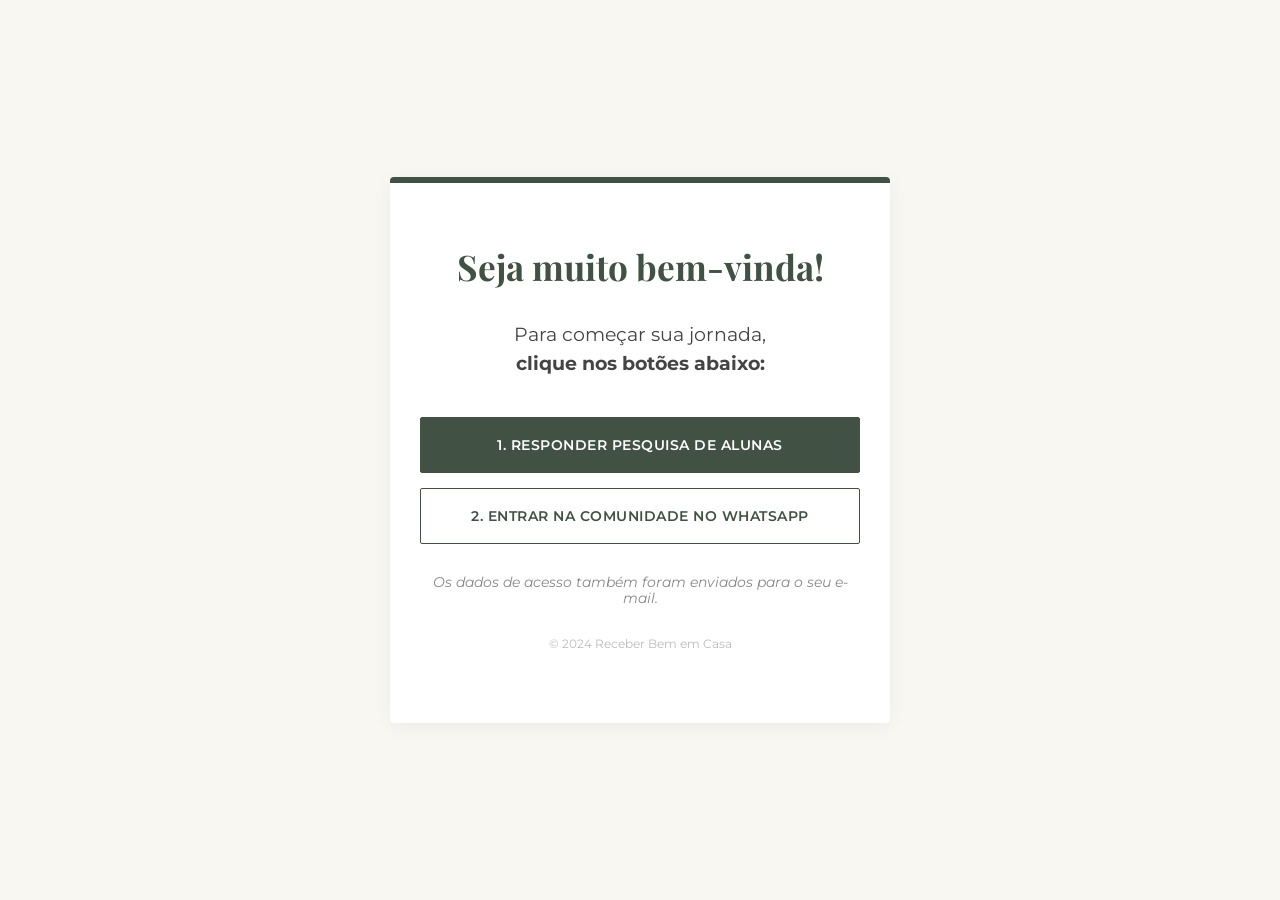
<file: obrigado/index.html>
<!DOCTYPE html>
<html lang="pt-br">
<head>
    <meta charset="UTF-8">
    <meta name="viewport" content="width=device-width, initial-scale=1.0">
    <title>Obrigado! - Receber Bem em Casa</title>

    <!-- Meta Pixel Code -->
    <script>
    !function(f,b,e,v,n,t,s)
    {if(f.fbq)return;n=f.fbq=function(){n.callMethod?
    n.callMethod.apply(n,arguments):n.queue.push(arguments)};
    if(!f._fbq)f._fbq=n;n.push=n;n.loaded=!0;n.version='2.0';
    n.queue=[];t=b.createElement(e);t.async=!0;
    t.src=v;s=b.getElementsByTagName(e)[0];
    s.parentNode.insertBefore(t,s)}(window, document,'script',
    'https://connect.facebook.net/en_US/fbevents.js');
    fbq('init', '1925447888333855');
    fbq('track', 'PageView');
    fbq('track', 'Purchase', {value: 197.00, currency: 'BRL'}); 
    </script>
    <noscript><img height="1" width="1" style="display:none"
    src="https://www.facebook.com/tr?id=1925447888333855&ev=PageView&noscript=1"
    /></noscript>
    <!-- End Meta Pixel Code -->

    <link href="https://fonts.googleapis.com/css2?family=Playfair+Display:wght@700&family=Montserrat:wght@400;600&display=swap" rel="stylesheet">
    <style>
        :root { --primary-green: #415144; --bg-creme: #F9F7F2; --text-dark: #2C2C2C; }
        * { box-sizing: border-box; }
        body { margin: 0; padding: 0; font-family: 'Montserrat', sans-serif; background-color: var(--bg-creme); color: var(--text-dark); display: flex; justify-content: center; align-items: center; min-height: 100vh; }
        .container { max-width: 500px; width: 90%; background: #ffffff; padding: 60px 30px; border-radius: 4px; box-shadow: 0 4px 20px rgba(0,0,0,0.05); text-align: center; border-top: 6px solid var(--primary-green); }
        .welcome-text { font-family: 'Playfair Display', serif; color: var(--primary-green); font-size: 2.2rem; margin-bottom: 30px; margin-top: 0; }
        .main-instruction { line-height: 1.5; font-size: 1.2rem; color: #444; margin-bottom: 40px; }
        .button-group { display: flex; flex-direction: column; gap: 15px; }
        .btn { text-decoration: none; padding: 18px 20px; border-radius: 2px; font-weight: 600; font-size: 0.9rem; transition: all 0.3s ease; text-transform: uppercase; letter-spacing: 0.5px; display: block; }
        .btn-primary { background-color: var(--primary-green); color: white; border: 1px solid var(--primary-green); }
        .btn-whatsapp { background-color: transparent; color: var(--primary-green); border: 1px solid var(--primary-green); }
        .btn:hover { transform: translateY(-2px); opacity: 0.9; }
        .email-notice { margin-top: 30px; font-size: 0.85rem; color: #888; font-style: italic; }
        footer { margin-top: 30px; font-size: 0.75rem; color: #bbb; }
    </style>
</head>
<body>
    <div class="container">
        <h2 class="welcome-text">Seja muito bem-vinda!</h2>
        <p class="main-instruction">Para começar sua jornada,<br><strong>clique nos botões abaixo:</strong></p>
        <div class="button-group">
            <a href="https://forms.gle/jsizgQMYYuSdnF1t6" target="_blank" class="btn btn-primary">1. Responder pesquisa de alunas</a>
            <a href="https://chat.whatsapp.com/LfY9wNvo6uf8EFIsKTHOPh?mode=gi_t" target="_blank" class="btn btn-whatsapp">2. Entrar na Comunidade no WhatsApp</a>
        </div>
        <p class="email-notice">Os dados de acesso também foram enviados para o seu e-mail.</p>
        <footer><p>© 2024 Receber Bem em Casa</p></footer>
    </div>
</body>
</html>
</file>
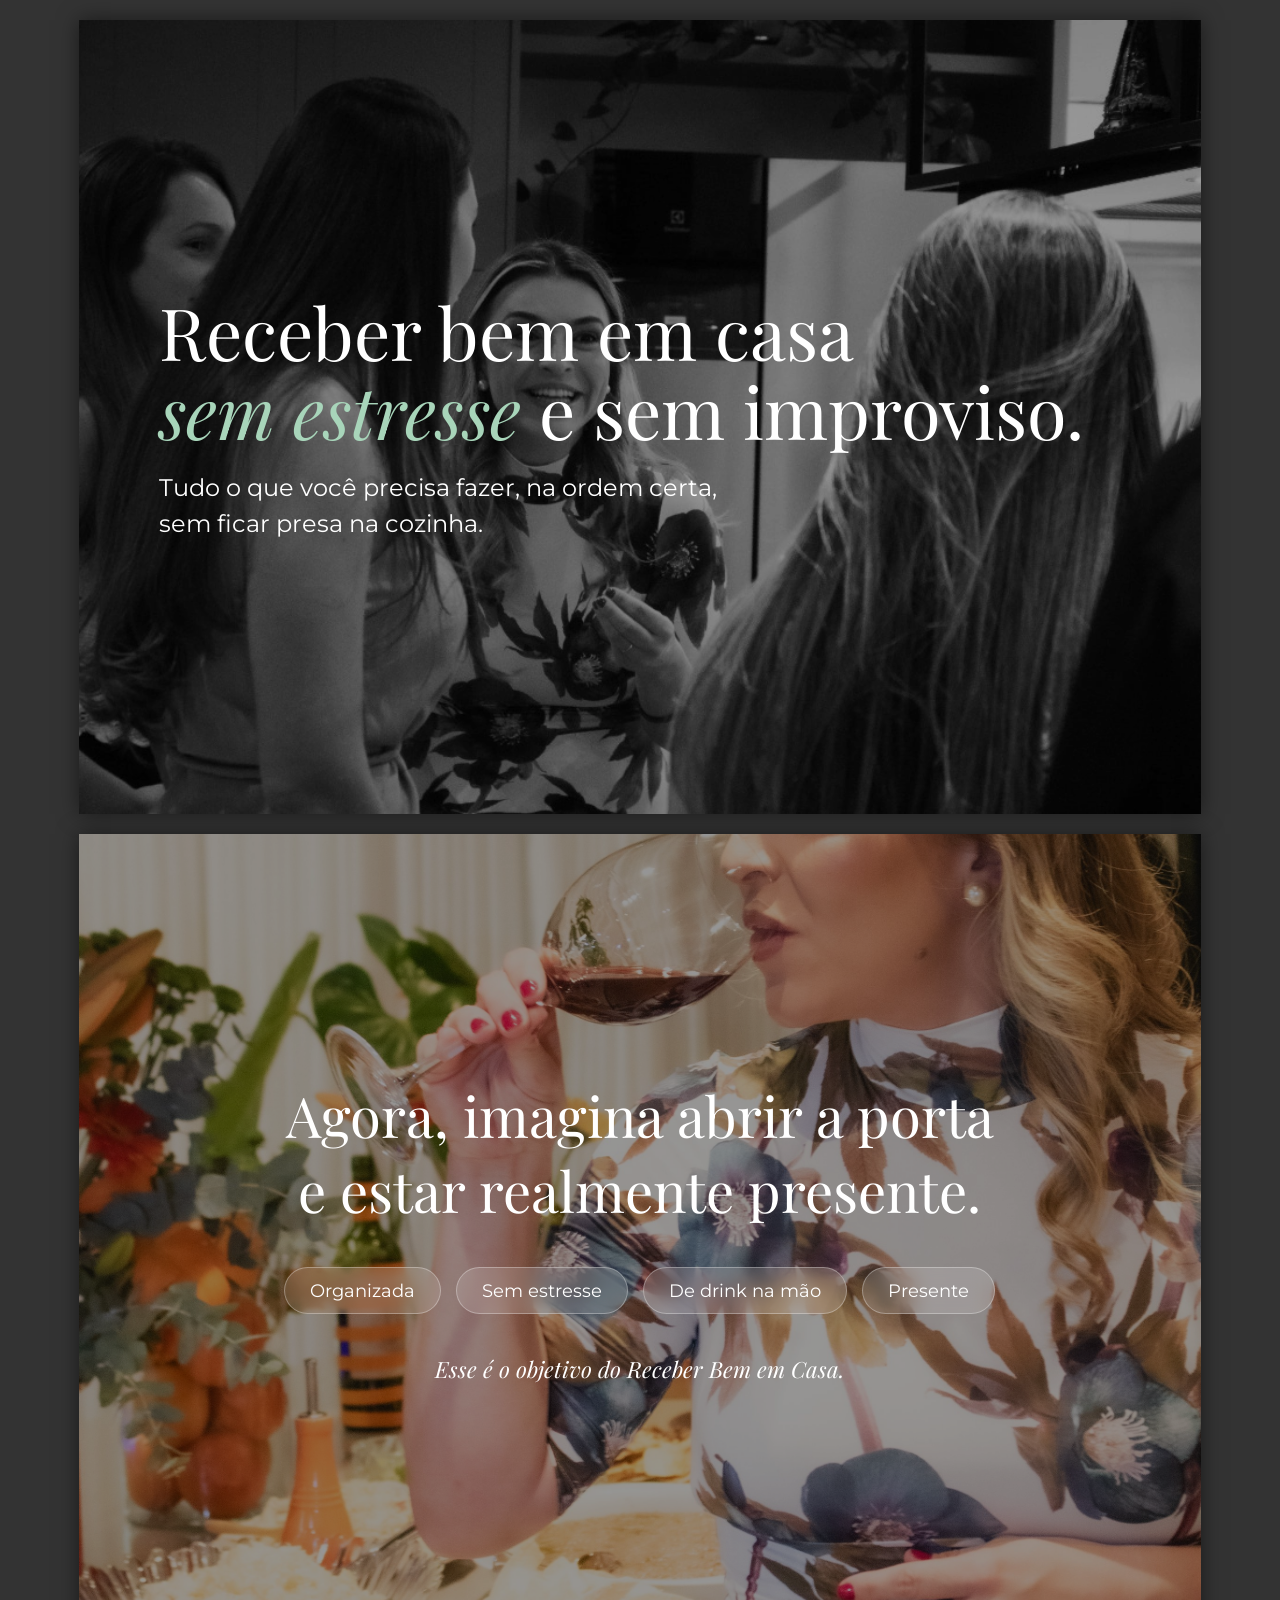
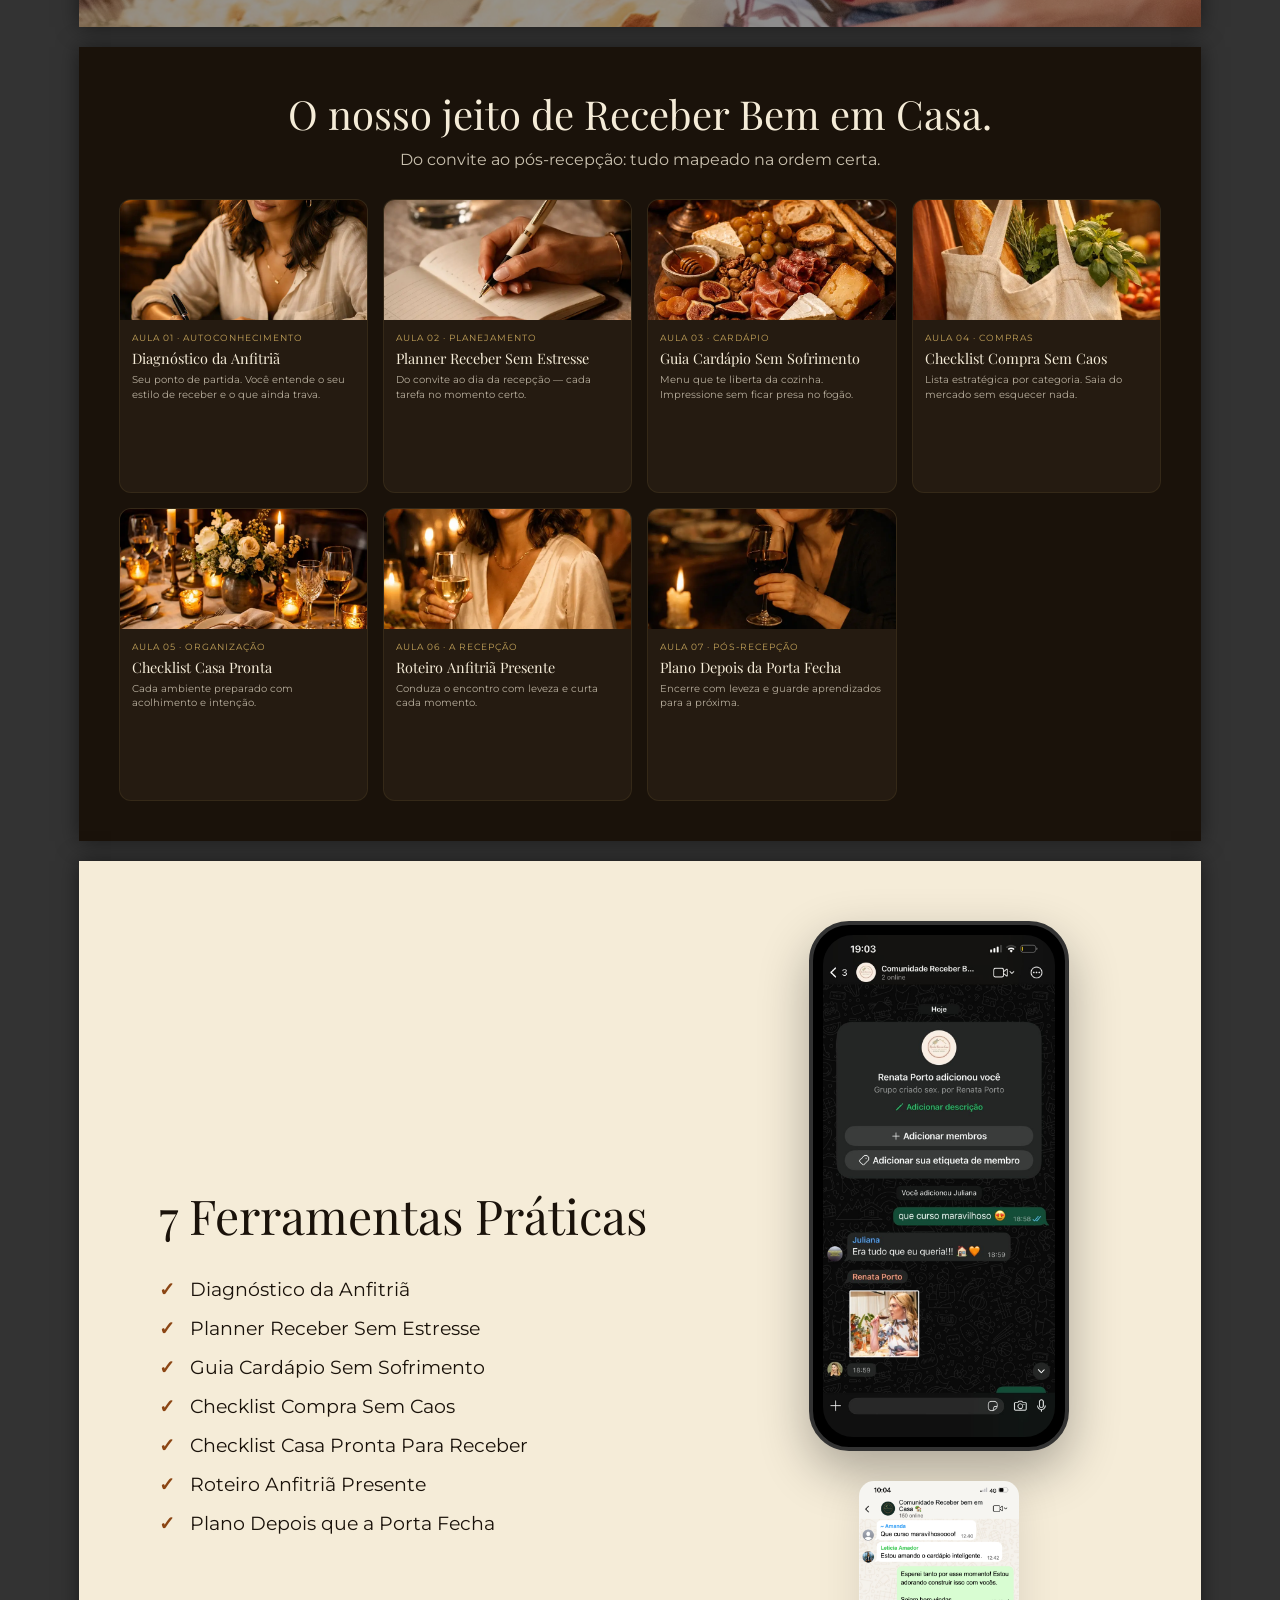
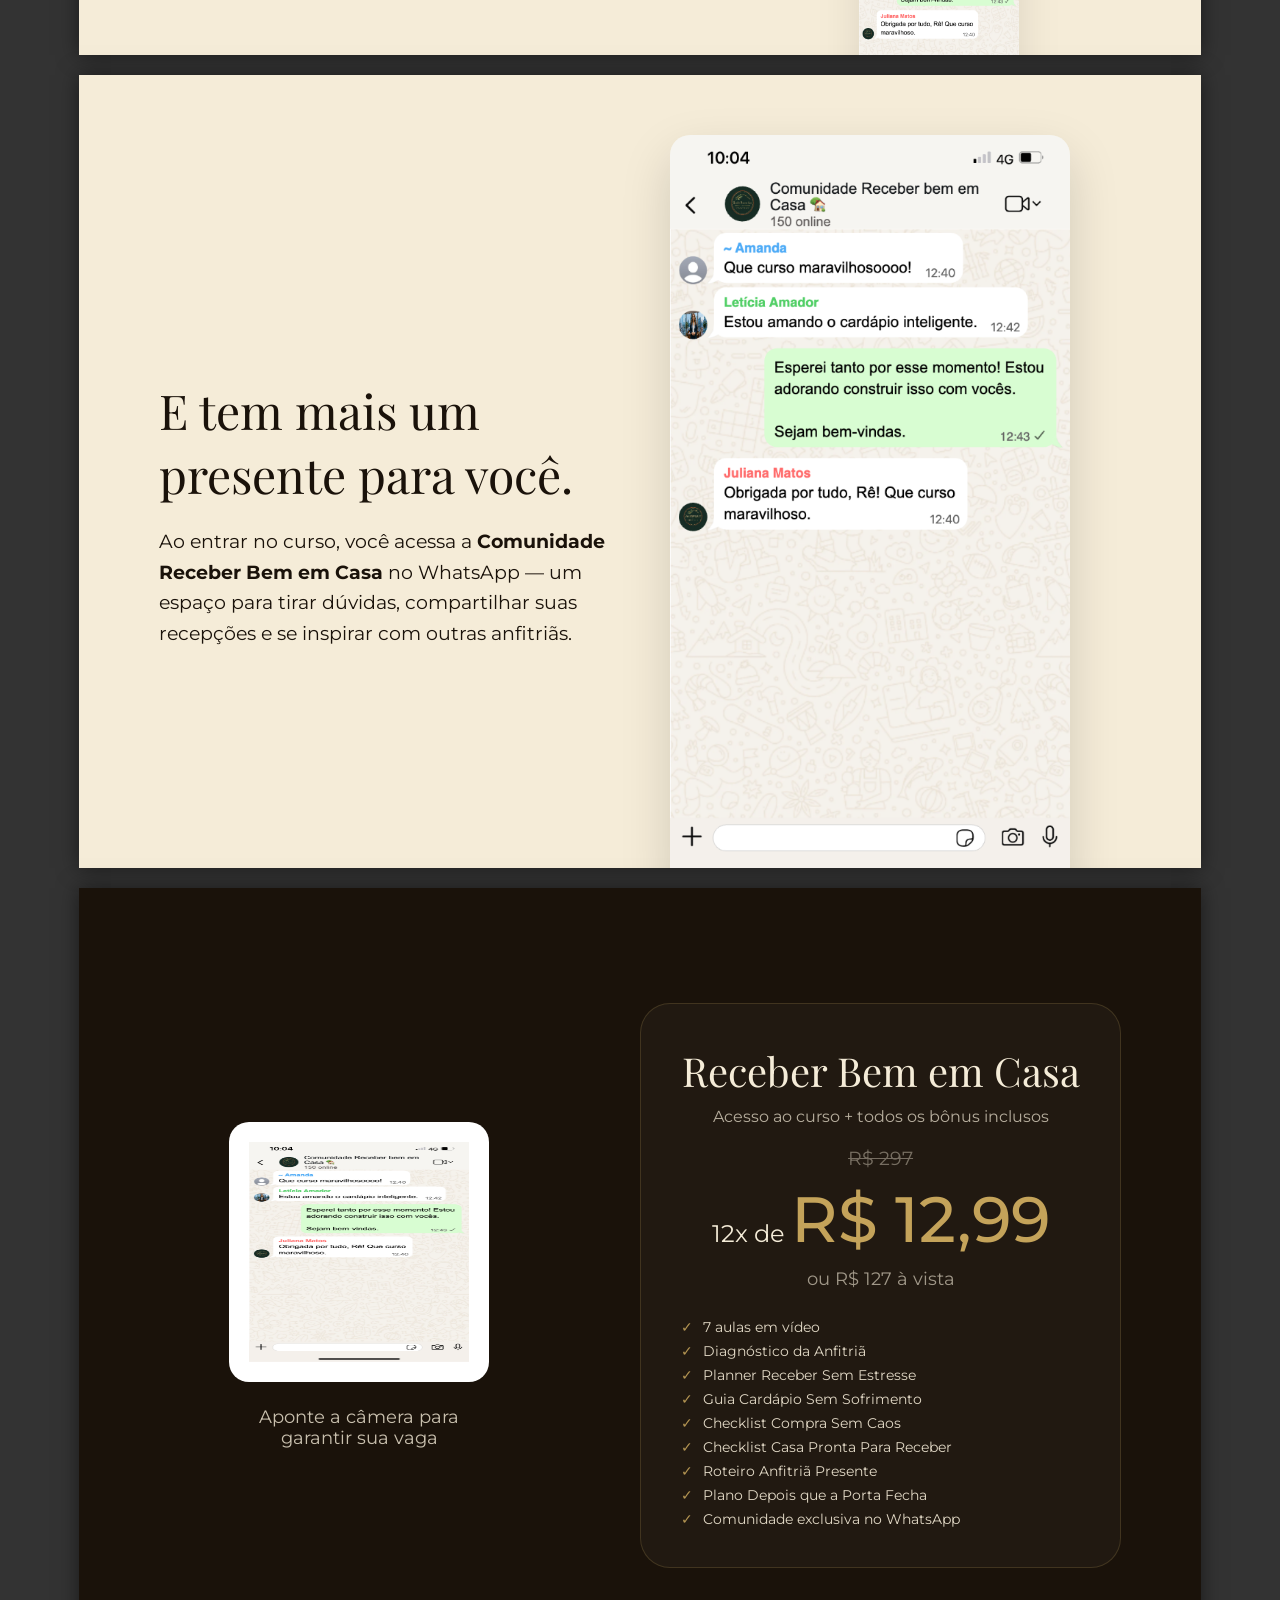
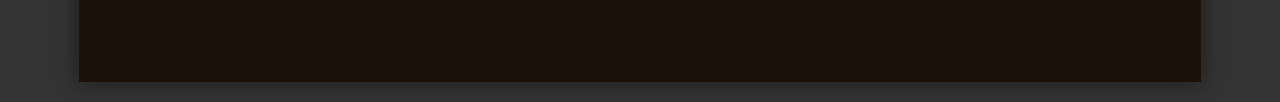
<file: apresentacao-oferta.html>
<!DOCTYPE html>
<html lang="pt-br">
<head>
  <meta charset="UTF-8">
  <meta name="viewport" content="width=device-width, initial-scale=1.0">
  <title>Apresentação de Oferta - Receber Bem em Casa</title>
  <link rel="preconnect" href="https://fonts.googleapis.com">
  <link rel="preconnect" href="https://fonts.gstatic.com" crossorigin>
  <link href="https://fonts.googleapis.com/css2?family=Montserrat:wght@300;400;500;600&family=Playfair+Display:ital,wght@0,400;0,700;1,400&display=swap" rel="stylesheet">
  <style>
    :root {
      --cafe: #1a120a;
      --bege: #f5ecd8;
      --dourado: #c4a35a;
      --terracota: #8b4513;
      --white: #ffffff;
    }

    * { margin: 0; padding: 0; box-sizing: border-box; }

    body {
      background: #333;
      font-family: 'Montserrat', sans-serif;
      color: var(--cafe);
    }

    /* Configuração A4 Horizontal */
    .page {
      width: 297mm;
      height: 210mm;
      background: var(--white);
      margin: 20px auto;
      position: relative;
      overflow: hidden;
      display: flex;
      flex-direction: column;
      box-shadow: 0 0 20px rgba(0,0,0,0.5);
      page-break-after: always;
    }

    @media print {
      body { background: none; }
      .page { margin: 0; box-shadow: none; }
      @page { size: A4 landscape; margin: 0; }
    }

    h1, h2, h3 { font-family: 'Playfair Display', serif; font-weight: 400; }

    .bg-image {
      position: absolute;
      inset: 0;
      width: 100%;
      height: 100%;
      object-fit: cover;
      z-index: 1;
    }

    .overlay {
      position: absolute;
      inset: 0;
      background: rgba(0,0,0,0.4);
      z-index: 2;
    }

    .content {
      position: relative;
      z-index: 3;
      height: 100%;
      padding: 60px 80px;
      display: flex;
      flex-direction: column;
      justify-content: center;
    }

    /* LAUDA 1 */
    .lauda-1 h1 {
      font-size: 4.5rem;
      color: var(--white);
      line-height: 1.1;
      margin-bottom: 20px;
    }
    .lauda-1 h1 span.accent { font-style: italic; color: #a8d5ba; } /* Tom verde leve */
    .lauda-1 p {
      font-size: 1.5rem;
      color: var(--white);
      max-width: 600px;
      line-height: 1.5;
    }

    /* LAUDA 2 */
    .lauda-2 .content { align-items: center; text-align: center; justify-content: center; }
    .lauda-2 h1 { font-size: 3.5rem; color: var(--white); margin-bottom: 40px; }
    .lauda-2 .bubbles { display: flex; gap: 15px; margin-bottom: 40px; }
    .lauda-2 .bubble {
      padding: 12px 25px;
      background: rgba(255,255,255,0.15);
      backdrop-filter: blur(10px);
      border: 1px solid rgba(255,255,255,0.3);
      border-radius: 999px;
      color: var(--white);
      font-size: 1.1rem;
    }
    .lauda-2 .footer-phrase { font-style: italic; color: var(--white); font-size: 1.4rem; font-family: 'Playfair Display', serif; }

    /* LAUDA 3 */
    .lauda-3 { background: var(--cafe); color: var(--bege); }
    .lauda-3 .content { padding: 40px; justify-content: flex-start; }
    .lauda-3 h2 { font-size: 2.5rem; text-align: center; margin-bottom: 10px; }
    .lauda-3 p.subtitle { text-align: center; margin-bottom: 30px; font-size: 1rem; opacity: 0.8; }
    .modules-grid {
      display: grid;
      grid-template-columns: repeat(4, 1fr);
      gap: 15px;
      flex-grow: 1;
    }
    .module-card {
      background: #251b11;
      border-radius: 12px;
      overflow: hidden;
      display: flex;
      flex-direction: column;
      border: 1px solid rgba(196,163,90,0.1);
    }
    .module-img { height: 120px; width: 100%; object-fit: cover; }
    .module-info { padding: 12px; }
    .module-num { font-size: 0.55rem; color: var(--dourado); text-transform: uppercase; letter-spacing: 1px; margin-bottom: 5px; display: block; }
    .module-title { font-size: 0.9rem; font-family: 'Playfair Display', serif; margin-bottom: 5px; }
    .module-desc { font-size: 0.65rem; line-height: 1.4; opacity: 0.7; }

    /* LAUDA 4 */
    .lauda-4 { background: var(--bege); }
    .lauda-4 .content { 
      display: grid; 
      grid-template-columns: 1.2fr 0.8fr; 
      gap: 50px; 
      align-items: center;
    }
    .lauda-4 h2 { font-size: 3rem; margin-bottom: 30px; }
    .tool-list { list-style: none; }
    .tool-list li {
      font-size: 1.2rem;
      margin-bottom: 15px;
      display: flex;
      align-items: center;
      gap: 15px;
    }
    .tool-list li::before {
      content: '✓';
      color: var(--terracota);
      font-weight: bold;
    }
    .mockup-container { 
      position: relative; 
      display: flex;
      flex-direction: column;
      align-items: center;
      gap: 30px;
    }
    .iphone-frame {
      position: relative;
      width: 260px;
      height: 530px;
      background: #000;
      border-radius: 40px;
      padding: 10px;
      box-shadow: 0 20px 50px rgba(0,0,0,0.3);
      border: 4px solid #333;
    }
    .iphone-screen {
      width: 100%;
      height: 100%;
      border-radius: 30px;
      overflow: hidden;
      background: #fff;
    }
    .iphone-screen img {
      width: 100%;
      height: 100%;
      object-fit: cover;
    }
    .qr-container-lauda4 {
      text-align: center;
    }
    .qr-container-lauda4 img {
      width: 160px;
      filter: drop-shadow(0 10px 20px rgba(0,0,0,0.1));
      border-radius: 15px;
    }


    /* LAUDA 5 */
    .lauda-5 { background: var(--bege); }
    .lauda-5 .content { 
      display: grid; 
      grid-template-columns: 1fr 1fr; 
      gap: 60px; 
      align-items: center;
    }
    .lauda-5 h2 { font-size: 3rem; margin-bottom: 20px; }
    .lauda-5 p { font-size: 1.2rem; line-height: 1.6; }
    .community-img { width: 100%; max-width: 400px; border-radius: 20px; box-shadow: 0 20px 50px rgba(0,0,0,0.15); }

    /* LAUDA 6 */
    .lauda-6 { background: var(--cafe); color: var(--bege); }
    .lauda-6 .content { 
      display: grid; 
      grid-template-columns: 1fr 1.2fr; 
      gap: 80px; 
      align-items: center;
    }
    .qr-side { text-align: center; }
    .qr-code { 
      background: white; 
      padding: 20px; 
      border-radius: 20px; 
      display: inline-block; 
      margin-bottom: 20px;
    }
    .qr-code img { width: 220px; height: 220px; display: block; }
    .qr-text { font-size: 1.1rem; color: var(--bege); opacity: 0.8; }
    
    .offer-card {
      background: rgba(255,255,255,0.03);
      border: 1px solid rgba(196,163,90,0.2);
      padding: 40px;
      border-radius: 30px;
      text-align: center;
    }
    .offer-title { font-size: 2.5rem; margin-bottom: 10px; }
    .offer-price-old { text-decoration: line-through; opacity: 0.4; font-size: 1.2rem; margin-bottom: 10px; }
    .offer-price-main { font-size: 1.5rem; margin-bottom: 5px; }
    .offer-price-val { font-size: 4rem; color: var(--dourado); font-weight: 500; font-family: 'Montserrat', sans-serif; }
    .offer-price-vista { opacity: 0.6; font-size: 1.1rem; margin-top: 10px; }
    
    .offer-items {
      text-align: left;
      margin-top: 30px;
      display: grid;
      grid-template-columns: 1fr;
      gap: 8px;
    }
    .offer-item { display: flex; align-items: center; gap: 10px; font-size: 0.85rem; opacity: 0.9; }
    .offer-item::before { content: '✓'; color: var(--dourado); }

  </style>
</head>
<body>

  <!-- LAUDA 1 -->
  <section class="page lauda-1">
    <img src="renata-163.webp" class="bg-image" alt="">
    <div class="overlay"></div>
    <div class="content">
      <h1>Receber bem em casa<br><span class="accent">sem estresse</span> e sem improviso.</h1>
      <p>Tudo o que você precisa fazer, na ordem certa, sem ficar presa na cozinha.</p>
    </div>
  </section>

  <!-- LAUDA 2 -->
  <section class="page lauda-2">
    <img src="renata-134.jpg" class="bg-image" alt="">
    <div class="overlay"></div>
    <div class="content">
      <h1>Agora, imagina abrir a porta<br>e estar realmente presente.</h1>
      <div class="bubbles">
        <span class="bubble">Organizada</span>
        <span class="bubble">Sem estresse</span>
        <span class="bubble">De drink na mão</span>
        <span class="bubble">Presente</span>
      </div>
      <div class="footer-phrase">Esse é o objetivo do Receber Bem em Casa.</div>
    </div>
  </section>

  <!-- LAUDA 3 -->
  <section class="page lauda-3">
    <div class="content">
      <h2>O nosso jeito de Receber Bem em Casa.</h2>
      <p class="subtitle">Do convite ao pós-recepção: tudo mapeado na ordem certa.</p>
      
      <div class="modules-grid">
        <div class="module-card">
          <img src="capa_diagnostico_editorial.webp" class="module-img" alt="">
          <div class="module-info">
            <span class="module-num">Aula 01 · Autoconhecimento</span>
            <div class="module-title">Diagnóstico da Anfitriã</div>
            <p class="module-desc">Seu ponto de partida. Você entende o seu estilo de receber e o que ainda trava.</p>
          </div>
        </div>
        <div class="module-card">
          <img src="card_02_planner.webp" class="module-img" alt="">
          <div class="module-info">
            <span class="module-num">Aula 02 · Planejamento</span>
            <div class="module-title">Planner Receber Sem Estresse</div>
            <p class="module-desc">Do convite ao dia da recepção — cada tarefa no momento certo.</p>
          </div>
        </div>
        <div class="module-card">
          <img src="card_03_cardapio.webp" class="module-img" alt="">
          <div class="module-info">
            <span class="module-num">Aula 03 · Cardápio</span>
            <div class="module-title">Guia Cardápio Sem Sofrimento</div>
            <p class="module-desc">Menu que te liberta da cozinha. Impressione sem ficar presa no fogão.</p>
          </div>
        </div>
        <div class="module-card">
          <img src="card_04_checklist_compras.webp" class="module-img" alt="">
          <div class="module-info">
            <span class="module-num">Aula 04 · Compras</span>
            <div class="module-title">Checklist Compra Sem Caos</div>
            <p class="module-desc">Lista estratégica por categoria. Saia do mercado sem esquecer nada.</p>
          </div>
        </div>
        <div class="module-card">
          <img src="card_05_casa_pronta.webp" class="module-img" alt="">
          <div class="module-info">
            <span class="module-num">Aula 05 · Organização</span>
            <div class="module-title">Checklist Casa Pronta</div>
            <p class="module-desc">Cada ambiente preparado com acolhimento e intenção.</p>
          </div>
        </div>
        <div class="module-card">
          <img src="card_06_anfitria_presente.webp" class="module-img" alt="">
          <div class="module-info">
            <span class="module-num">Aula 06 · A Recepção</span>
            <div class="module-title">Roteiro Anfitriã Presente</div>
            <p class="module-desc">Conduza o encontro com leveza e curta cada momento.</p>
          </div>
        </div>
        <div class="module-card">
          <img src="card_07_depois_da_porta.webp" class="module-img" alt="">
          <div class="module-info">
            <span class="module-num">Aula 07 · Pós-Recepção</span>
            <div class="module-title">Plano Depois da Porta Fecha</div>
            <p class="module-desc">Encerre com leveza e guarde aprendizados para a próxima.</p>
          </div>
        </div>
      </div>
    </div>
  </section>

  <!-- LAUDA 4 -->
  <section class="page lauda-4">
    <div class="content">
      <div class="tools-side">
        <h2>7 Ferramentas Práticas</h2>
        <ul class="tool-list">
          <li>Diagnóstico da Anfitriã</li>
          <li>Planner Receber Sem Estresse</li>
          <li>Guia Cardápio Sem Sofrimento</li>
          <li>Checklist Compra Sem Caos</li>
          <li>Checklist Casa Pronta Para Receber</li>
          <li>Roteiro Anfitriã Presente</li>
          <li>Plano Depois que a Porta Fecha</li>
        </ul>
      </div>
      <div class="mockup-container">
        <div class="iphone-frame">
          <div class="iphone-screen">
            <img src="capa-cardapio.jpg" alt="Capa Cardápio">
          </div>
        </div>
        <div class="qr-container-lauda4">
          <img src="qr-code-ferramentas.png" alt="QR Code Ferramentas">
          <p style="font-size: 0.8rem; margin-top: 10px; font-weight: 500;">Aponte a câmera e acesse</p>
        </div>
      </div>

    </div>
  </section>

  <!-- LAUDA 5 -->
  <section class="page lauda-5">
    <div class="content">
      <div class="community-side">
        <h2>E tem mais um presente para você.</h2>
        <p>Ao entrar no curso, você acessa a <strong>Comunidade Receber Bem em Casa</strong> no WhatsApp — um espaço para tirar dúvidas, compartilhar suas recepções e se inspirar com outras anfitriãs.</p>
      </div>
      <div class="community-img-container">
        <img src="comunidade-whatsapp.png" class="community-img" alt="">
      </div>
    </div>
  </section>

  <!-- LAUDA 6 -->
  <section class="page lauda-6">
    <div class="content">
      <div class="qr-side">
        <div class="qr-code">
          <img src="qr-code-ferramentas.png" alt="QR Code">
        </div>
        <p class="qr-text">Aponte a câmera para<br>garantir sua vaga</p>
      </div>

      
      <div class="offer-side">
        <div class="offer-card">
          <h2 class="offer-title">Receber Bem em Casa</h2>
          <p style="opacity: 0.7; margin-bottom: 20px;">Acesso ao curso + todos os bônus inclusos</p>
          
          <div class="offer-price-old">R$ 297</div>
          <div class="offer-price-main">12x de <span class="offer-price-val">R$ 12,99</span></div>
          <div class="offer-price-vista">ou R$ 127 à vista</div>

          <div class="offer-items">
            <div class="offer-item">7 aulas em vídeo</div>
            <div class="offer-item">Diagnóstico da Anfitriã</div>
            <div class="offer-item">Planner Receber Sem Estresse</div>
            <div class="offer-item">Guia Cardápio Sem Sofrimento</div>
            <div class="offer-item">Checklist Compra Sem Caos</div>
            <div class="offer-item">Checklist Casa Pronta Para Receber</div>
            <div class="offer-item">Roteiro Anfitriã Presente</div>
            <div class="offer-item">Plano Depois que a Porta Fecha</div>
            <div class="offer-item">Comunidade exclusiva no WhatsApp</div>
          </div>
        </div>
      </div>
    </div>
  </section>

</body>
</html>
</file>
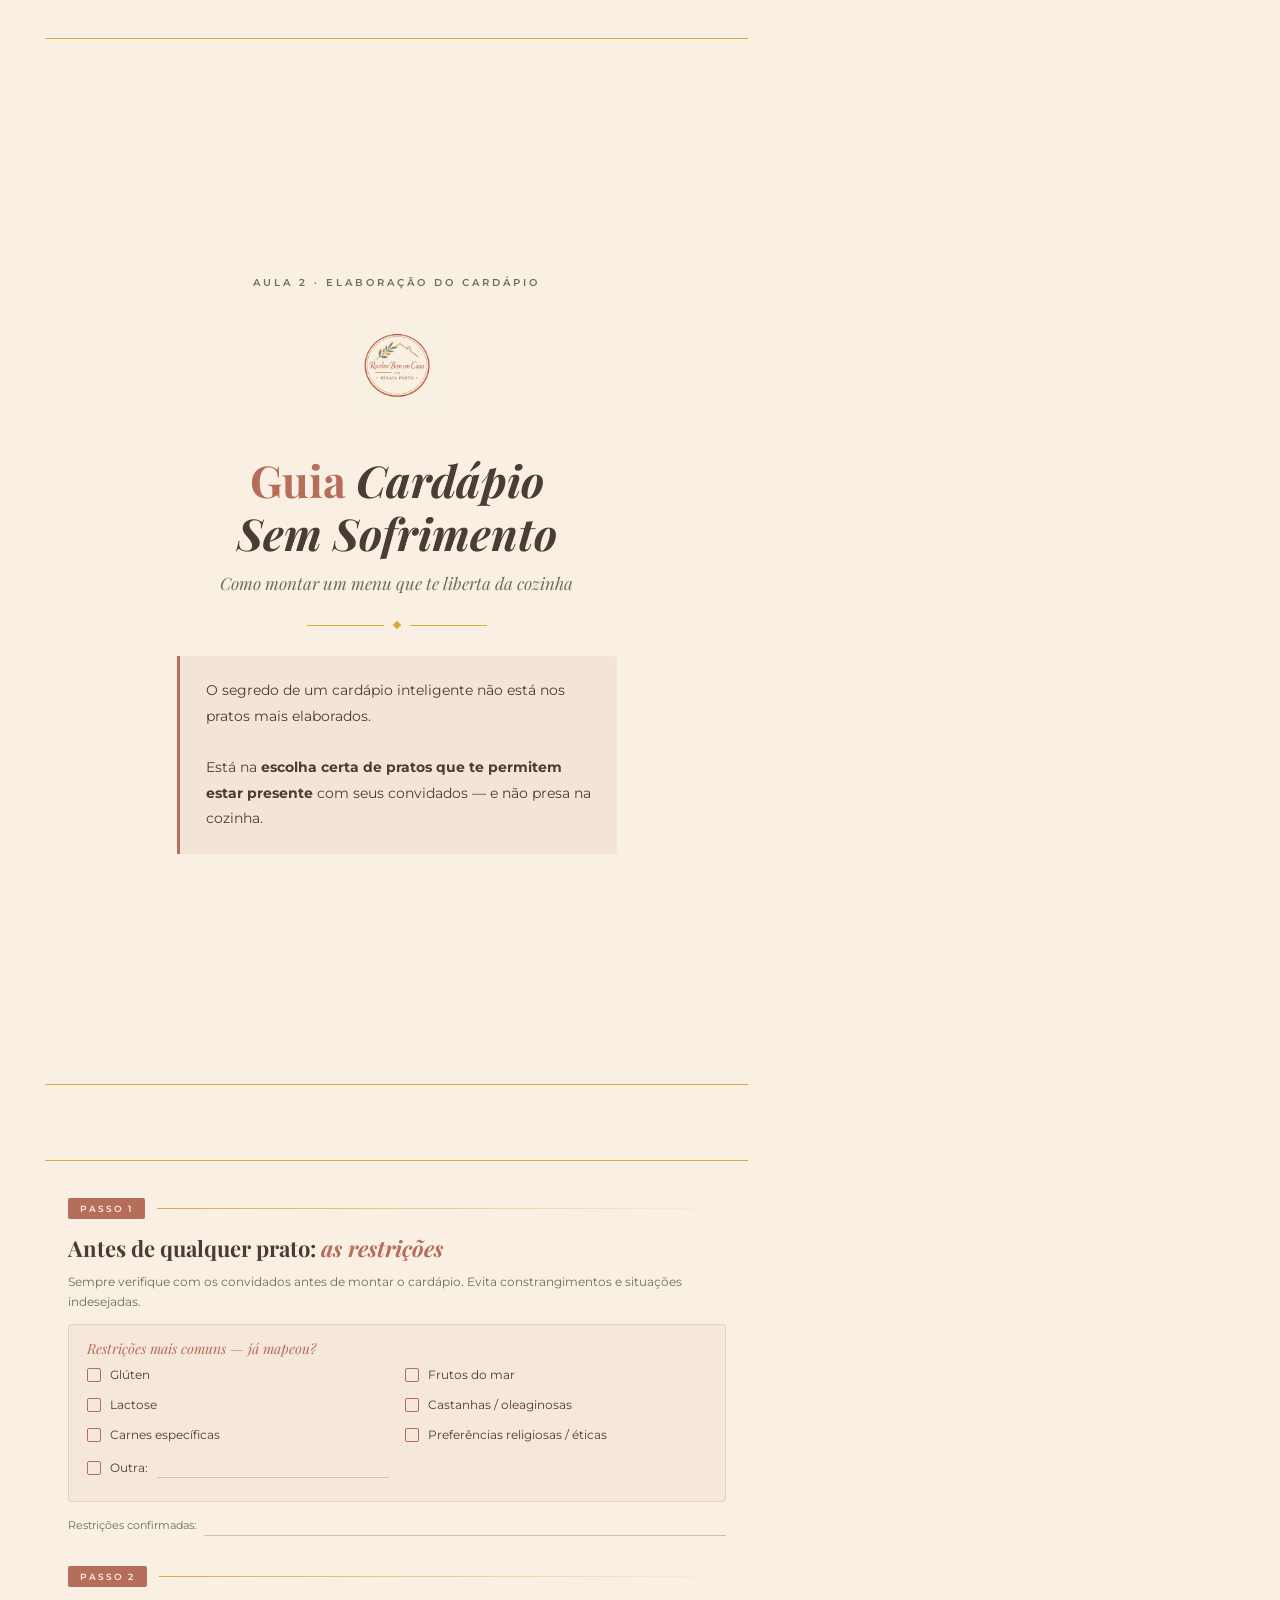
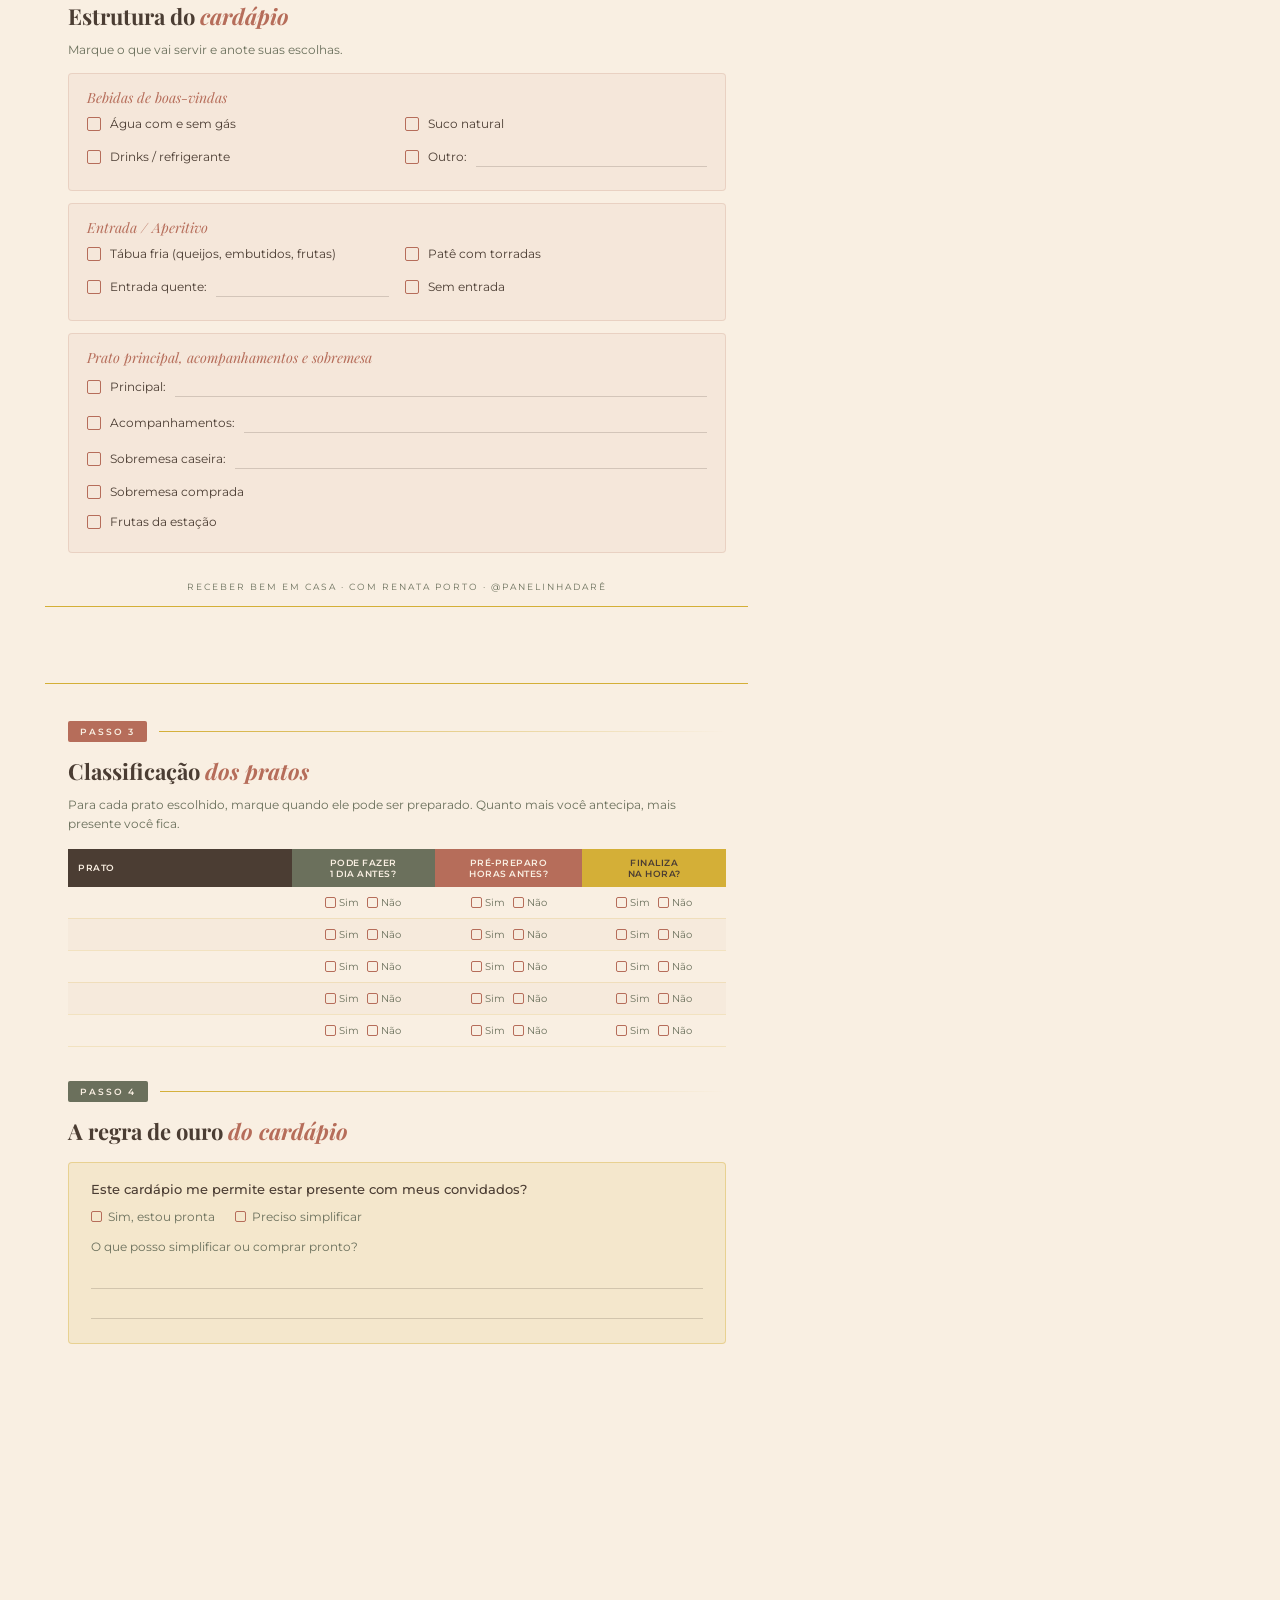
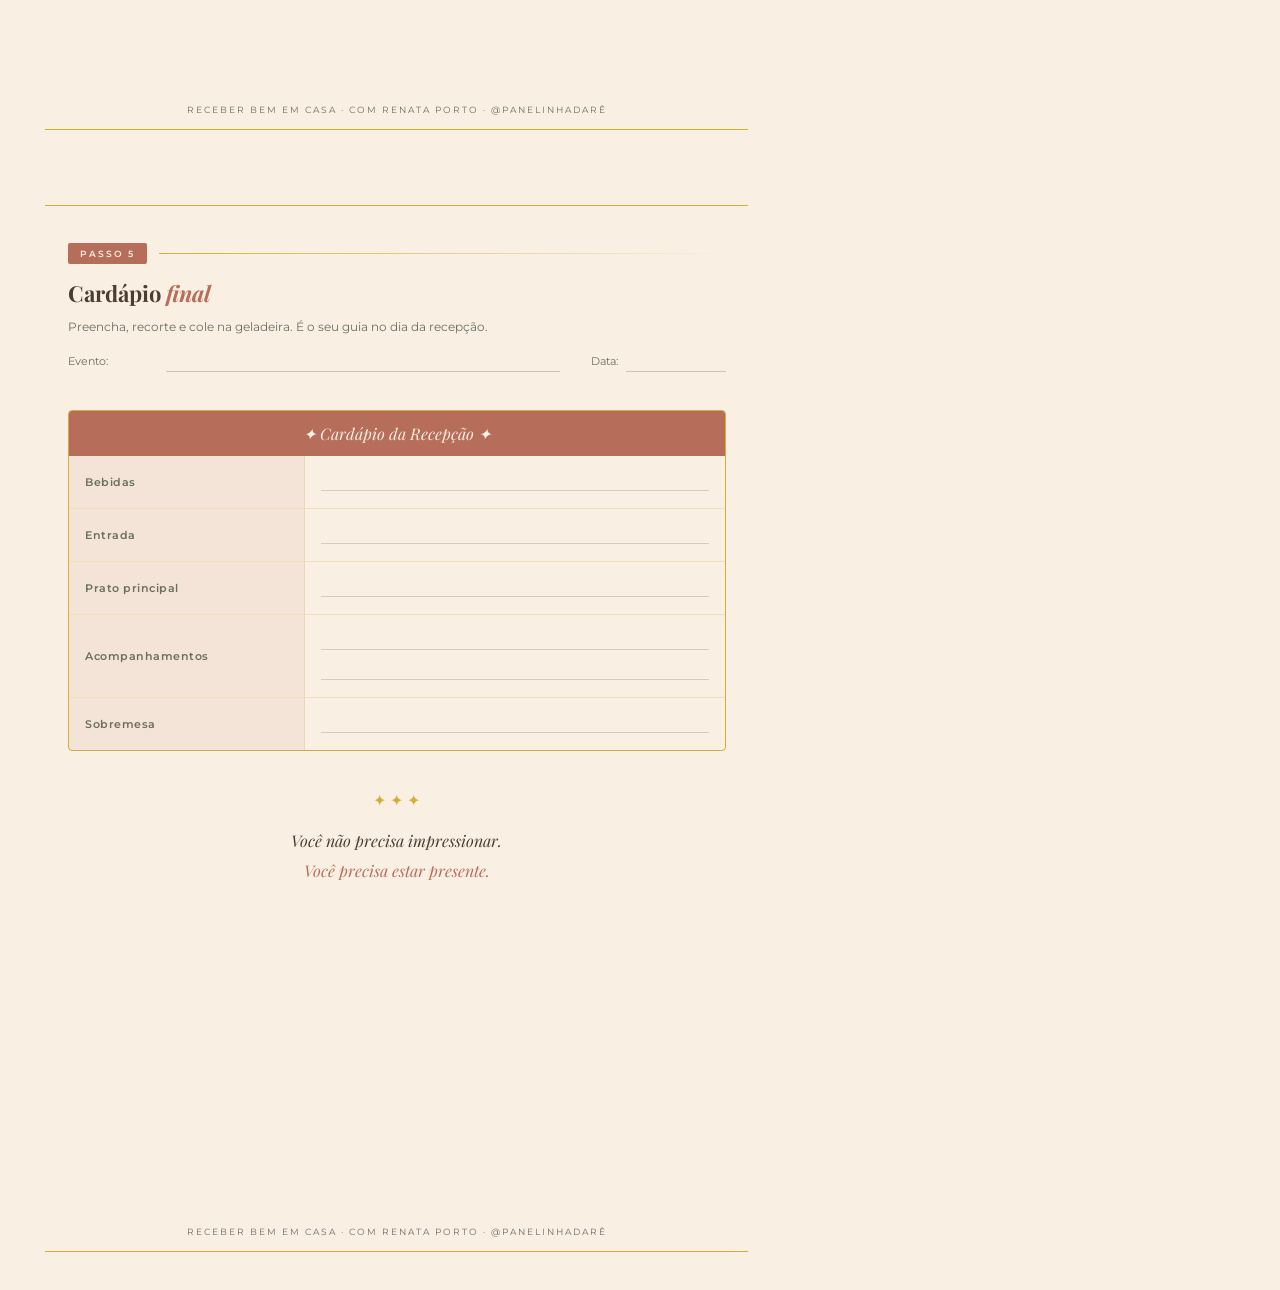
<file: ferramenta-03-cardapio.html>
<!DOCTYPE html>
<html lang="pt-BR">
<head>
  <meta charset="UTF-8" />
  <title>Guia Cardápio Sem Sofrimento — Receber Bem em Casa</title>
  <link href="https://fonts.googleapis.com/css2?family=Playfair+Display:ital,wght@0,400;0,600;0,700;1,400;1,600&family=Montserrat:wght@300;400;500;600&display=swap" rel="stylesheet"/>
  <style>
    * { box-sizing: border-box; margin: 0; padding: 0; }
    @page { size: A4; margin: 0; }

    body {
      font-family: 'Montserrat', sans-serif;
      color: #4B3D33;
      background: #F9EFE2;
      -webkit-print-color-adjust: exact;
      print-color-adjust: exact;
    }

    .page {
      width: 210mm;
      height: 297mm;
      background: #F9EFE2;
      padding: 20mm 18mm 18mm 18mm;
      page-break-after: always;
      overflow: hidden;
      position: relative;
    }

    .page::before {
      content: '';
      position: absolute;
      top: 10mm; left: 12mm; right: 12mm;
      height: 1px; background: #D4AF37;
    }
    .page::after {
      content: '';
      position: absolute;
      bottom: 10mm; left: 12mm; right: 12mm;
      height: 1px; background: #D4AF37;
    }

    /* CAPA */
    .cover {
      height: 100%;
      display: flex; flex-direction: column;
      align-items: center; justify-content: center;
      text-align: center;
    }
    .modulo-tag {
      font-size: 10px; font-weight: 600;
      letter-spacing: 3px; text-transform: uppercase;
      color: #6B705C; margin-bottom: 20px;
    }
    .logo-img { width: 260px; margin-bottom: 28px; }
    .cover h1 {
      font-family: 'Playfair Display', serif;
      font-size: 44px; font-weight: 700;
      color: #B66D5A; line-height: 1.2; margin-bottom: 12px;
    }
    .cover h1 em { font-style: italic; color: #4B3D33; }
    .subtitulo {
      font-family: 'Playfair Display', serif;
      font-style: italic; font-size: 17px;
      color: #6B705C; margin-bottom: 28px;
    }
    .divisor {
      display: flex; align-items: center; gap: 10px;
      width: 180px; margin: 0 auto 28px;
    }
    .divisor span { flex: 1; height: 1px; background: #D4AF37; }
    .diamond { width: 6px; height: 6px; background: #D4AF37; transform: rotate(45deg); }
    .intro-box {
      background: rgba(182,109,90,0.08);
      border-left: 3px solid #B66D5A;
      padding: 22px 26px; text-align: left;
      border-radius: 0 4px 4px 0; max-width: 440px;
    }
    .intro-box p { font-size: 13.5px; line-height: 1.9; color: #4B3D33; }

    /* SEÇÕES */
    .section-header {
      display: flex; align-items: center; gap: 12px; margin-bottom: 14px;
    }
    .passo-badge {
      background: #B66D5A; color: #F9EFE2;
      font-size: 9px; font-weight: 600;
      letter-spacing: 2px; text-transform: uppercase;
      padding: 5px 12px; border-radius: 2px; white-space: nowrap;
    }
    .passo-badge.oliva { background: #6B705C; }

    .section-line {
      flex: 1; height: 1px;
      background: linear-gradient(to right, #D4AF37, transparent);
    }
    h2 {
      font-family: 'Playfair Display', serif;
      font-size: 22px; color: #4B3D33; margin-bottom: 10px;
    }
    h2 em { color: #B66D5A; font-style: italic; }
    .lead { font-size: 11.5px; color: #6B705C; line-height: 1.7; margin-bottom: 12px; }

    /* CHECKBOXES */
    .check-item { display: flex; align-items: center; gap: 9px; font-size: 11.5px; color: #4B3D33; margin-bottom: 9px; }
    .check-box { width: 14px; height: 14px; border: 1.5px solid #B66D5A; border-radius: 2px; flex-shrink: 0; }
    .check-item .linha-campo {
      flex: 1; border-bottom: 1px solid rgba(75,61,51,0.2); min-height: 20px;
    }

    /* GRUPO DE OPÇÕES */
    .grupo {
      background: rgba(182,109,90,0.05);
      border: 1px solid rgba(182,109,90,0.18);
      border-radius: 4px; padding: 14px 18px; margin-bottom: 12px;
    }
    .grupo-titulo {
      font-family: 'Playfair Display', serif;
      font-size: 14px; color: #B66D5A;
      margin-bottom: 10px; font-style: italic;
    }
    .opcoes-col { display: flex; flex-direction: column; gap: 7px; }
    .opcoes-2col { display: grid; grid-template-columns: 1fr 1fr; gap: 7px 16px; }

    /* TABELA CLASSIFICAÇÃO */
    .tabela-class {
      width: 100%; border-collapse: collapse; font-size: 10.5px; margin: 14px 0;
    }
    .tabela-class thead th {
      padding: 8px 10px; text-align: center;
      font-size: 9px; font-weight: 600;
      letter-spacing: 0.5px; text-transform: uppercase;
    }
    .th-prato { background: #4B3D33; color: #F9EFE2; text-align: left !important; width: 34%; }
    .th-ant { background: #6B705C; color: #F9EFE2; }
    .th-pre { background: #B66D5A; color: #F9EFE2; }
    .th-hora { background: #D4AF37; color: #4B3D33; }
    .tabela-class tbody tr { border-bottom: 1px solid rgba(212,175,55,0.2); }
    .tabela-class tbody tr:nth-child(even) { background: rgba(182,109,90,0.04); }
    .tabela-class tbody td { padding: 10px; }
    .td-centro { text-align: center; }
    .mini-conf { display: flex; gap: 8px; justify-content: center; font-size: 9.5px; color: #6B705C; }
    .mini-conf span { display: flex; align-items: center; gap: 3px; }
    .mini-check { width: 11px; height: 11px; border: 1px solid #B66D5A; border-radius: 2px; display: inline-block; }

    /* REGRA DE OURO */
    .regra-box {
      background: rgba(212,175,55,0.12);
      border: 1px solid rgba(212,175,55,0.4);
      border-radius: 4px; padding: 18px 22px; margin: 16px 0;
    }
    .regra-pergunta { font-size: 13px; font-weight: 500; color: #4B3D33; margin-bottom: 12px; }
    .regra-opcoes { display: flex; gap: 20px; font-size: 12px; color: #6B705C; margin-bottom: 14px; }
    .regra-opcoes span { display: flex; align-items: center; gap: 6px; }

    /* CARDÁPIO FINAL */
    .cardapio-final { border: 1px solid #D4AF37; border-radius: 4px; overflow: hidden; margin-top: 14px; }
    .cardapio-header {
      background: #B66D5A; color: #F9EFE2;
      padding: 12px 20px; text-align: center;
      font-family: 'Playfair Display', serif;
      font-style: italic; font-size: 16px;
    }
    .cardapio-row {
      display: flex; border-bottom: 1px solid rgba(212,175,55,0.25);
    }
    .cardapio-row:last-child { border-bottom: none; }
    .cardapio-label {
      background: rgba(182,109,90,0.08);
      width: 36%; padding: 11px 16px;
      font-size: 11px; font-weight: 600;
      color: #6B705C; letter-spacing: 0.5px;
      border-right: 1px solid rgba(212,175,55,0.25);
      display: flex; align-items: center;
    }
    .cardapio-campo {
      flex: 1; padding: 11px 16px;
      border-bottom: none;
    }
    .linha-escrita { border-bottom: 1px solid rgba(75,61,51,0.2); min-height: 24px; margin-bottom: 6px; }

    /* CAMPOS */
    .campo-linha { display: flex; align-items: center; gap: 8px; margin-bottom: 10px; }
    .campo-linha label { font-size: 11px; color: #6B705C; white-space: nowrap; min-width: 90px; }
    .campo-linha .linha { flex: 1; border-bottom: 1px solid rgba(75,61,51,0.25); min-height: 22px; }

    .rodape-pg {
      position: absolute;
      bottom: 14mm; left: 0; right: 0;
      text-align: center; font-size: 8.5px;
      color: #6B705C; letter-spacing: 2px; text-transform: uppercase;
    }

    .gap { height: 14px; }
    .gap-lg { height: 20px; }
  </style>
</head>
<body>

<!-- CAPA -->
<div class="page">
  <div class="cover">
    <div class="modulo-tag">Aula 2 · Elaboração do Cardápio</div>
    <img class="logo-img" src="[data-uri]" alt="Receber Bem em Casa" />
    <h1>Guia <em>Cardápio<br>Sem Sofrimento</em></h1>
    <div class="subtitulo">Como montar um menu que te liberta da cozinha</div>
    <div class="divisor"><span></span><div class="diamond"></div><span></span></div>
    <div class="intro-box">
      <p>O segredo de um cardápio inteligente não está nos pratos mais elaborados.<br><br>
      Está na <strong>escolha certa de pratos que te permitem estar presente</strong> com seus convidados — e não presa na cozinha.</p>
    </div>
  </div>
</div>

<!-- PÁGINA 2: PASSO 1 + PASSO 2 -->
<div class="page">

  <div class="section-header">
    <div class="passo-badge">Passo 1</div>
    <div class="section-line"></div>
  </div>
  <h2>Antes de qualquer prato: <em>as restrições</em></h2>
  <p class="lead">Sempre verifique com os convidados antes de montar o cardápio. Evita constrangimentos e situações indesejadas.</p>

  <div class="grupo">
    <div class="grupo-titulo">Restrições mais comuns — já mapeou?</div>
    <div class="opcoes-2col">
      <div class="check-item"><div class="check-box"></div> Glúten</div>
      <div class="check-item"><div class="check-box"></div> Frutos do mar</div>
      <div class="check-item"><div class="check-box"></div> Lactose</div>
      <div class="check-item"><div class="check-box"></div> Castanhas / oleaginosas</div>
      <div class="check-item"><div class="check-box"></div> Carnes específicas</div>
      <div class="check-item"><div class="check-box"></div> Preferências religiosas / éticas</div>
      <div class="check-item"><div class="check-box"></div> Outra: <div class="linha-campo"></div></div>
    </div>
  </div>

  <div class="campo-linha">
    <label>Restrições confirmadas:</label>
    <div class="linha"></div>
  </div>

  <div class="gap-lg"></div>

  <div class="section-header">
    <div class="passo-badge">Passo 2</div>
    <div class="section-line"></div>
  </div>
  <h2>Estrutura do <em>cardápio</em></h2>
  <p class="lead">Marque o que vai servir e anote suas escolhas.</p>

  <div class="grupo">
    <div class="grupo-titulo">Bebidas de boas-vindas</div>
    <div class="opcoes-2col">
      <div class="check-item"><div class="check-box"></div> Água com e sem gás</div>
      <div class="check-item"><div class="check-box"></div> Suco natural</div>
      <div class="check-item"><div class="check-box"></div> Drinks / refrigerante</div>
      <div class="check-item"><div class="check-box"></div> Outro: <div class="linha-campo"></div></div>
    </div>
  </div>

  <div class="grupo">
    <div class="grupo-titulo">Entrada / Aperitivo</div>
    <div class="opcoes-2col">
      <div class="check-item"><div class="check-box"></div> Tábua fria (queijos, embutidos, frutas)</div>
      <div class="check-item"><div class="check-box"></div> Patê com torradas</div>
      <div class="check-item"><div class="check-box"></div> Entrada quente: <div class="linha-campo"></div></div>
      <div class="check-item"><div class="check-box"></div> Sem entrada</div>
    </div>
  </div>

  <div class="grupo">
    <div class="grupo-titulo">Prato principal, acompanhamentos e sobremesa</div>
    <div class="opcoes-col">
      <div class="check-item"><div class="check-box"></div> Principal: <div class="linha-campo"></div></div>
      <div class="check-item"><div class="check-box"></div> Acompanhamentos: <div class="linha-campo"></div></div>
      <div class="check-item"><div class="check-box"></div> Sobremesa caseira: <div class="linha-campo"></div></div>
      <div class="check-item"><div class="check-box"></div> Sobremesa comprada</div>
      <div class="check-item"><div class="check-box"></div> Frutas da estação</div>
    </div>
  </div>

  <div class="rodape-pg">Receber Bem em Casa · com Renata Porto · @panelinhadarê</div>
</div>

<!-- PÁGINA 3: PASSO 3 -->
<div class="page">

  <div class="section-header">
    <div class="passo-badge">Passo 3</div>
    <div class="section-line"></div>
  </div>
  <h2>Classificação <em>dos pratos</em></h2>
  <p class="lead">Para cada prato escolhido, marque quando ele pode ser preparado. Quanto mais você antecipa, mais presente você fica.</p>

  <table class="tabela-class">
    <thead>
      <tr>
        <th class="th-prato">Prato</th>
        <th class="th-ant">Pode fazer<br>1 dia antes?</th>
        <th class="th-pre">Pré-preparo<br>horas antes?</th>
        <th class="th-hora">Finaliza<br>na hora?</th>
      </tr>
    </thead>
    <tbody>
      <tr>
        <td></td>
        <td class="td-centro"><div class="mini-conf"><span><span class="mini-check"></span>Sim</span><span><span class="mini-check"></span>Não</span></div></td>
        <td class="td-centro"><div class="mini-conf"><span><span class="mini-check"></span>Sim</span><span><span class="mini-check"></span>Não</span></div></td>
        <td class="td-centro"><div class="mini-conf"><span><span class="mini-check"></span>Sim</span><span><span class="mini-check"></span>Não</span></div></td>
      </tr>
      <tr>
        <td></td>
        <td class="td-centro"><div class="mini-conf"><span><span class="mini-check"></span>Sim</span><span><span class="mini-check"></span>Não</span></div></td>
        <td class="td-centro"><div class="mini-conf"><span><span class="mini-check"></span>Sim</span><span><span class="mini-check"></span>Não</span></div></td>
        <td class="td-centro"><div class="mini-conf"><span><span class="mini-check"></span>Sim</span><span><span class="mini-check"></span>Não</span></div></td>
      </tr>
      <tr>
        <td></td>
        <td class="td-centro"><div class="mini-conf"><span><span class="mini-check"></span>Sim</span><span><span class="mini-check"></span>Não</span></div></td>
        <td class="td-centro"><div class="mini-conf"><span><span class="mini-check"></span>Sim</span><span><span class="mini-check"></span>Não</span></div></td>
        <td class="td-centro"><div class="mini-conf"><span><span class="mini-check"></span>Sim</span><span><span class="mini-check"></span>Não</span></div></td>
      </tr>
      <tr>
        <td></td>
        <td class="td-centro"><div class="mini-conf"><span><span class="mini-check"></span>Sim</span><span><span class="mini-check"></span>Não</span></div></td>
        <td class="td-centro"><div class="mini-conf"><span><span class="mini-check"></span>Sim</span><span><span class="mini-check"></span>Não</span></div></td>
        <td class="td-centro"><div class="mini-conf"><span><span class="mini-check"></span>Sim</span><span><span class="mini-check"></span>Não</span></div></td>
      </tr>
      <tr>
        <td></td>
        <td class="td-centro"><div class="mini-conf"><span><span class="mini-check"></span>Sim</span><span><span class="mini-check"></span>Não</span></div></td>
        <td class="td-centro"><div class="mini-conf"><span><span class="mini-check"></span>Sim</span><span><span class="mini-check"></span>Não</span></div></td>
        <td class="td-centro"><div class="mini-conf"><span><span class="mini-check"></span>Sim</span><span><span class="mini-check"></span>Não</span></div></td>
      </tr>
    </tbody>
  </table>

  <div class="gap-lg"></div>

  <div class="section-header">
    <div class="passo-badge passo-badge oliva">Passo 4</div>
    <div class="section-line"></div>
  </div>
  <h2>A regra de ouro <em>do cardápio</em></h2>

  <div class="regra-box">
    <div class="regra-pergunta">Este cardápio me permite estar presente com meus convidados?</div>
    <div class="regra-opcoes">
      <span><span class="mini-check"></span> Sim, estou pronta</span>
      <span><span class="mini-check"></span> Preciso simplificar</span>
    </div>
    <div class="lead" style="margin-bottom:8px;">O que posso simplificar ou comprar pronto?</div>
    <div class="linha-escrita"></div>
    <div class="linha-escrita"></div>
  </div>

  <div class="rodape-pg">Receber Bem em Casa · com Renata Porto · @panelinhadarê</div>
</div>

<!-- PÁGINA 4: CARDÁPIO FINAL -->
<div class="page">

  <div class="section-header">
    <div class="passo-badge">Passo 5</div>
    <div class="section-line"></div>
  </div>
  <h2>Cardápio <em>final</em></h2>
  <p class="lead">Preencha, recorte e cole na geladeira. É o seu guia no dia da recepção.</p>

  <div class="campo-linha">
    <label>Evento:</label><div class="linha"></div>
    <label style="min-width:50px; text-align:right;">Data:</label>
    <div class="linha" style="max-width:100px;"></div>
  </div>

  <div class="gap"></div>

  <div class="cardapio-final">
    <div class="cardapio-header">✦ Cardápio da Recepção ✦</div>
    <div class="cardapio-row">
      <div class="cardapio-label">Bebidas</div>
      <div class="cardapio-campo"><div class="linha-escrita"></div></div>
    </div>
    <div class="cardapio-row">
      <div class="cardapio-label">Entrada</div>
      <div class="cardapio-campo"><div class="linha-escrita"></div></div>
    </div>
    <div class="cardapio-row">
      <div class="cardapio-label">Prato principal</div>
      <div class="cardapio-campo"><div class="linha-escrita"></div></div>
    </div>
    <div class="cardapio-row">
      <div class="cardapio-label">Acompanhamentos</div>
      <div class="cardapio-campo">
        <div class="linha-escrita"></div>
        <div class="linha-escrita"></div>
      </div>
    </div>
    <div class="cardapio-row">
      <div class="cardapio-label">Sobremesa</div>
      <div class="cardapio-campo"><div class="linha-escrita"></div></div>
    </div>
  </div>

  <!-- MENSAGEM FINAL -->
  <div style="text-align:center; margin-top: 40px;">
    <div style="font-size:16px; color:#D4AF37; margin-bottom:16px;">✦ ✦ ✦</div>
    <p style="font-family:'Playfair Display',serif; font-style:italic; font-size:16px; color:#4B3D33; line-height:1.9; max-width:400px; margin: 0 auto;">
      Você não precisa impressionar.<br>
      <span style="color:#B66D5A;">Você precisa estar presente.</span>
    </p>
  </div>

  <div class="rodape-pg">Receber Bem em Casa · com Renata Porto · @panelinhadarê</div>
</div>

</body>
</html>
</file>
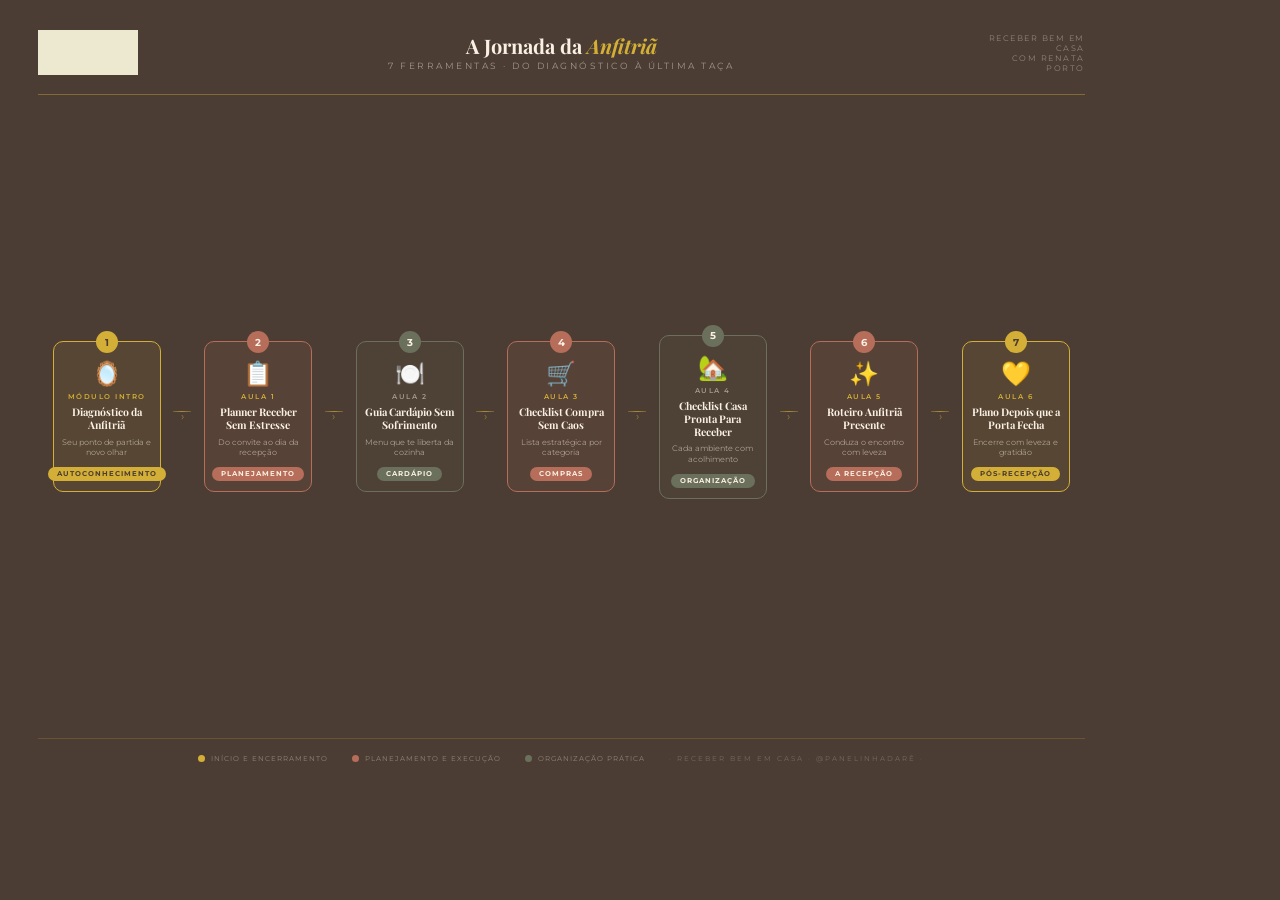
<file: mapa-ferramentas.html>
<!DOCTYPE html><html lang="pt-BR"><head><meta charset="UTF-8"/>
<title>Mapa das Ferramentas</title>
<link href="https://fonts.googleapis.com/css2?family=Playfair+Display:ital,wght@0,400;0,700;1,400&family=Montserrat:wght@300;400;500;600;700&display=swap" rel="stylesheet"/>
<style>
  * { box-sizing: border-box; margin: 0; padding: 0; }
  @page { size: A4 landscape; margin: 0; }
  body {
    font-family: 'Montserrat', sans-serif;
    background: #4B3D33;
    color: #F9EFE2;
    width: 297mm; height: 210mm;
    -webkit-print-color-adjust: exact;
    print-color-adjust: exact;
    overflow: hidden;
  }

  .page {
    width: 297mm; height: 210mm;
    display: grid;
    grid-template-rows: auto 1fr auto;
    padding: 8mm 10mm;
    gap: 5mm;
  }

  /* ——— HEADER ——— */
  .header {
    display: flex; align-items: center; justify-content: space-between;
    border-bottom: 1px solid rgba(212,175,55,0.4);
    padding-bottom: 5mm;
  }
  .header img { width: 100px; filter: brightness(0) invert(1) sepia(1) saturate(2) hue-rotate(340deg); opacity: .9; }
  .header-text { text-align: center; }
  .header-text h1 {
    font-family: 'Playfair Display', serif;
    font-size: 20px; font-weight: 700; color: #F9EFE2; line-height: 1.2;
  }
  .header-text h1 em { font-style: italic; color: #D4AF37; }
  .header-text p {
    font-size: 8.5px; letter-spacing: 2.5px; text-transform: uppercase;
    color: rgba(249,239,226,0.5); margin-top: 3px;
  }
  .header-right { width: 100px; display: flex; justify-content: flex-end; align-items: center; }
  .header-right span {
    font-size: 8px; letter-spacing: 1.5px; text-transform: uppercase;
    color: rgba(249,239,226,0.4); text-align: right;
  }

  /* ——— CARDS ——— */
  .jornada {
    display: flex; align-items: center; justify-content: center;
    gap: 0;
  }

  .card {
    flex: 1;
    display: flex; flex-direction: column; align-items: center;
    position: relative;
  }

  .card-box {
    width: 100%;
    max-width: 108px;
    background: rgba(255,255,255,0.05);
    border: 1px solid rgba(212,175,55,0.25);
    border-radius: 10px;
    padding: 12px 8px 10px;
    text-align: center;
    position: relative;
    display: flex; flex-direction: column; align-items: center;
  }

  /* cores por card */
  .c1 { border-color: #D4AF37; background: rgba(212,175,55,0.08); }
  .c2 { border-color: #B66D5A; background: rgba(182,109,90,0.1); }
  .c3 { border-color: #6B705C; background: rgba(107,112,92,0.1); }
  .c4 { border-color: #B66D5A; background: rgba(182,109,90,0.1); }
  .c5 { border-color: #6B705C; background: rgba(107,112,92,0.1); }
  .c6 { border-color: #B66D5A; background: rgba(182,109,90,0.1); }
  .c7 { border-color: #D4AF37; background: rgba(212,175,55,0.08); }

  .card-num {
    position: absolute; top: -11px; left: 50%; transform: translateX(-50%);
    width: 22px; height: 22px; border-radius: 50%;
    font-size: 10px; font-weight: 700; color: #4B3D33;
    display: flex; align-items: center; justify-content: center;
  }
  .n1, .n7 { background: #D4AF37; }
  .n2, .n4, .n6 { background: #B66D5A; color: #F9EFE2; }
  .n3, .n5 { background: #6B705C; color: #F9EFE2; }

  .card-icon { font-size: 24px; margin: 8px 0 6px; line-height: 1; }

  .card-aula {
    font-size: 7px; font-weight: 600; letter-spacing: 1.5px;
    text-transform: uppercase; margin-bottom: 5px;
  }
  .c1 .card-aula, .c7 .card-aula { color: #D4AF37; }
  .c2 .card-aula, .c4 .card-aula, .c6 .card-aula { color: #D4AF37; }
  .c3 .card-aula, .c5 .card-aula { color: #6B705C; color: rgba(249,239,226,0.5); }

  .card-nome {
    font-family: 'Playfair Display', serif;
    font-size: 10.5px; font-weight: 700;
    color: #F9EFE2; line-height: 1.25; margin-bottom: 5px;
  }

  .card-desc {
    font-size: 7.5px; color: rgba(249,239,226,0.55);
    line-height: 1.45; margin-bottom: 8px;
  }

  .card-tag {
    font-size: 6.5px; font-weight: 700; letter-spacing: 1px;
    text-transform: uppercase; padding: 3px 9px;
    border-radius: 20px;
  }
  .c1 .card-tag, .c7 .card-tag { background: #D4AF37; color: #4B3D33; }
  .c2 .card-tag, .c4 .card-tag, .c6 .card-tag { background: #B66D5A; color: #F9EFE2; }
  .c3 .card-tag, .c5 .card-tag { background: #6B705C; color: #F9EFE2; }

  /* CONECTOR */
  .conector {
    display: flex; flex-direction: column; align-items: center;
    flex-shrink: 0; width: 18px; margin: 0 -2px;
  }
  .conector-linha {
    width: 100%; height: 1px;
    background: linear-gradient(to right, rgba(212,175,55,0.3), rgba(212,175,55,0.7), rgba(212,175,55,0.3));
  }
  .conector-seta {
    font-size: 11px; color: rgba(212,175,55,0.6); line-height: 1; margin-top: -1px;
  }

  /* ——— RODAPÉ ——— */
  .rodape {
    display: flex; align-items: center; justify-content: center; gap: 24px;
    border-top: 1px solid rgba(212,175,55,0.2);
    padding-top: 4mm;
  }
  .leg-item { display: flex; align-items: center; gap: 6px; font-size: 7px; color: rgba(249,239,226,0.4); letter-spacing: 1px; text-transform: uppercase; }
  .leg-dot { width: 7px; height: 7px; border-radius: 50%; }
  .rodape-marca { font-size: 7px; color: rgba(249,239,226,0.25); letter-spacing: 2px; text-transform: uppercase; }
</style>
</head>
<body>
<div class="page">

  <!-- HEADER -->
  <div class="header">
    <img src="[data-uri]" alt="Logo"/>
    <div class="header-text">
      <h1>A Jornada da <em>Anfitriã</em></h1>
      <p>7 ferramentas · do diagnóstico à última taça</p>
    </div>
    <div class="header-right">
      <span>Receber Bem em Casa<br>com Renata Porto</span>
    </div>
  </div>

  <!-- JORNADA -->
  <div class="jornada">

    <div class="card">
      <div class="card-box c1">
        <div class="card-num n1">1</div>
        <div class="card-icon">🪞</div>
        <div class="card-aula">Módulo Intro</div>
        <div class="card-nome">Diagnóstico da Anfitriã</div>
        <div class="card-desc">Seu ponto de partida e novo olhar</div>
        <span class="card-tag">Autoconhecimento</span>
      </div>
    </div>

    <div class="conector"><div class="conector-linha"></div><div class="conector-seta">›</div></div>

    <div class="card">
      <div class="card-box c2">
        <div class="card-num n2">2</div>
        <div class="card-icon">📋</div>
        <div class="card-aula">Aula 1</div>
        <div class="card-nome">Planner Receber Sem Estresse</div>
        <div class="card-desc">Do convite ao dia da recepção</div>
        <span class="card-tag">Planejamento</span>
      </div>
    </div>

    <div class="conector"><div class="conector-linha"></div><div class="conector-seta">›</div></div>

    <div class="card">
      <div class="card-box c3">
        <div class="card-num n3">3</div>
        <div class="card-icon">🍽️</div>
        <div class="card-aula">Aula 2</div>
        <div class="card-nome">Guia Cardápio Sem Sofrimento</div>
        <div class="card-desc">Menu que te liberta da cozinha</div>
        <span class="card-tag">Cardápio</span>
      </div>
    </div>

    <div class="conector"><div class="conector-linha"></div><div class="conector-seta">›</div></div>

    <div class="card">
      <div class="card-box c4">
        <div class="card-num n4">4</div>
        <div class="card-icon">🛒</div>
        <div class="card-aula">Aula 3</div>
        <div class="card-nome">Checklist Compra Sem Caos</div>
        <div class="card-desc">Lista estratégica por categoria</div>
        <span class="card-tag">Compras</span>
      </div>
    </div>

    <div class="conector"><div class="conector-linha"></div><div class="conector-seta">›</div></div>

    <div class="card">
      <div class="card-box c5">
        <div class="card-num n5">5</div>
        <div class="card-icon">🏡</div>
        <div class="card-aula">Aula 4</div>
        <div class="card-nome">Checklist Casa Pronta Para Receber</div>
        <div class="card-desc">Cada ambiente com acolhimento</div>
        <span class="card-tag">Organização</span>
      </div>
    </div>

    <div class="conector"><div class="conector-linha"></div><div class="conector-seta">›</div></div>

    <div class="card">
      <div class="card-box c6">
        <div class="card-num n6">6</div>
        <div class="card-icon">✨</div>
        <div class="card-aula">Aula 5</div>
        <div class="card-nome">Roteiro Anfitriã Presente</div>
        <div class="card-desc">Conduza o encontro com leveza</div>
        <span class="card-tag">A Recepção</span>
      </div>
    </div>

    <div class="conector"><div class="conector-linha"></div><div class="conector-seta">›</div></div>

    <div class="card">
      <div class="card-box c7">
        <div class="card-num n7">7</div>
        <div class="card-icon">💛</div>
        <div class="card-aula">Aula 6</div>
        <div class="card-nome">Plano Depois que a Porta Fecha</div>
        <div class="card-desc">Encerre com leveza e gratidão</div>
        <span class="card-tag">Pós-Recepção</span>
      </div>
    </div>

  </div>

  <!-- RODAPÉ -->
  <div class="rodape">
    <div class="leg-item"><div class="leg-dot" style="background:#D4AF37;"></div> Início e encerramento</div>
    <div class="leg-item"><div class="leg-dot" style="background:#B66D5A;"></div> Planejamento e execução</div>
    <div class="leg-item"><div class="leg-dot" style="background:#6B705C;"></div> Organização prática</div>
    <div class="rodape-marca">· Receber Bem em Casa · @panelinhadarê ·</div>
  </div>

</div>
</body></html>
</file>
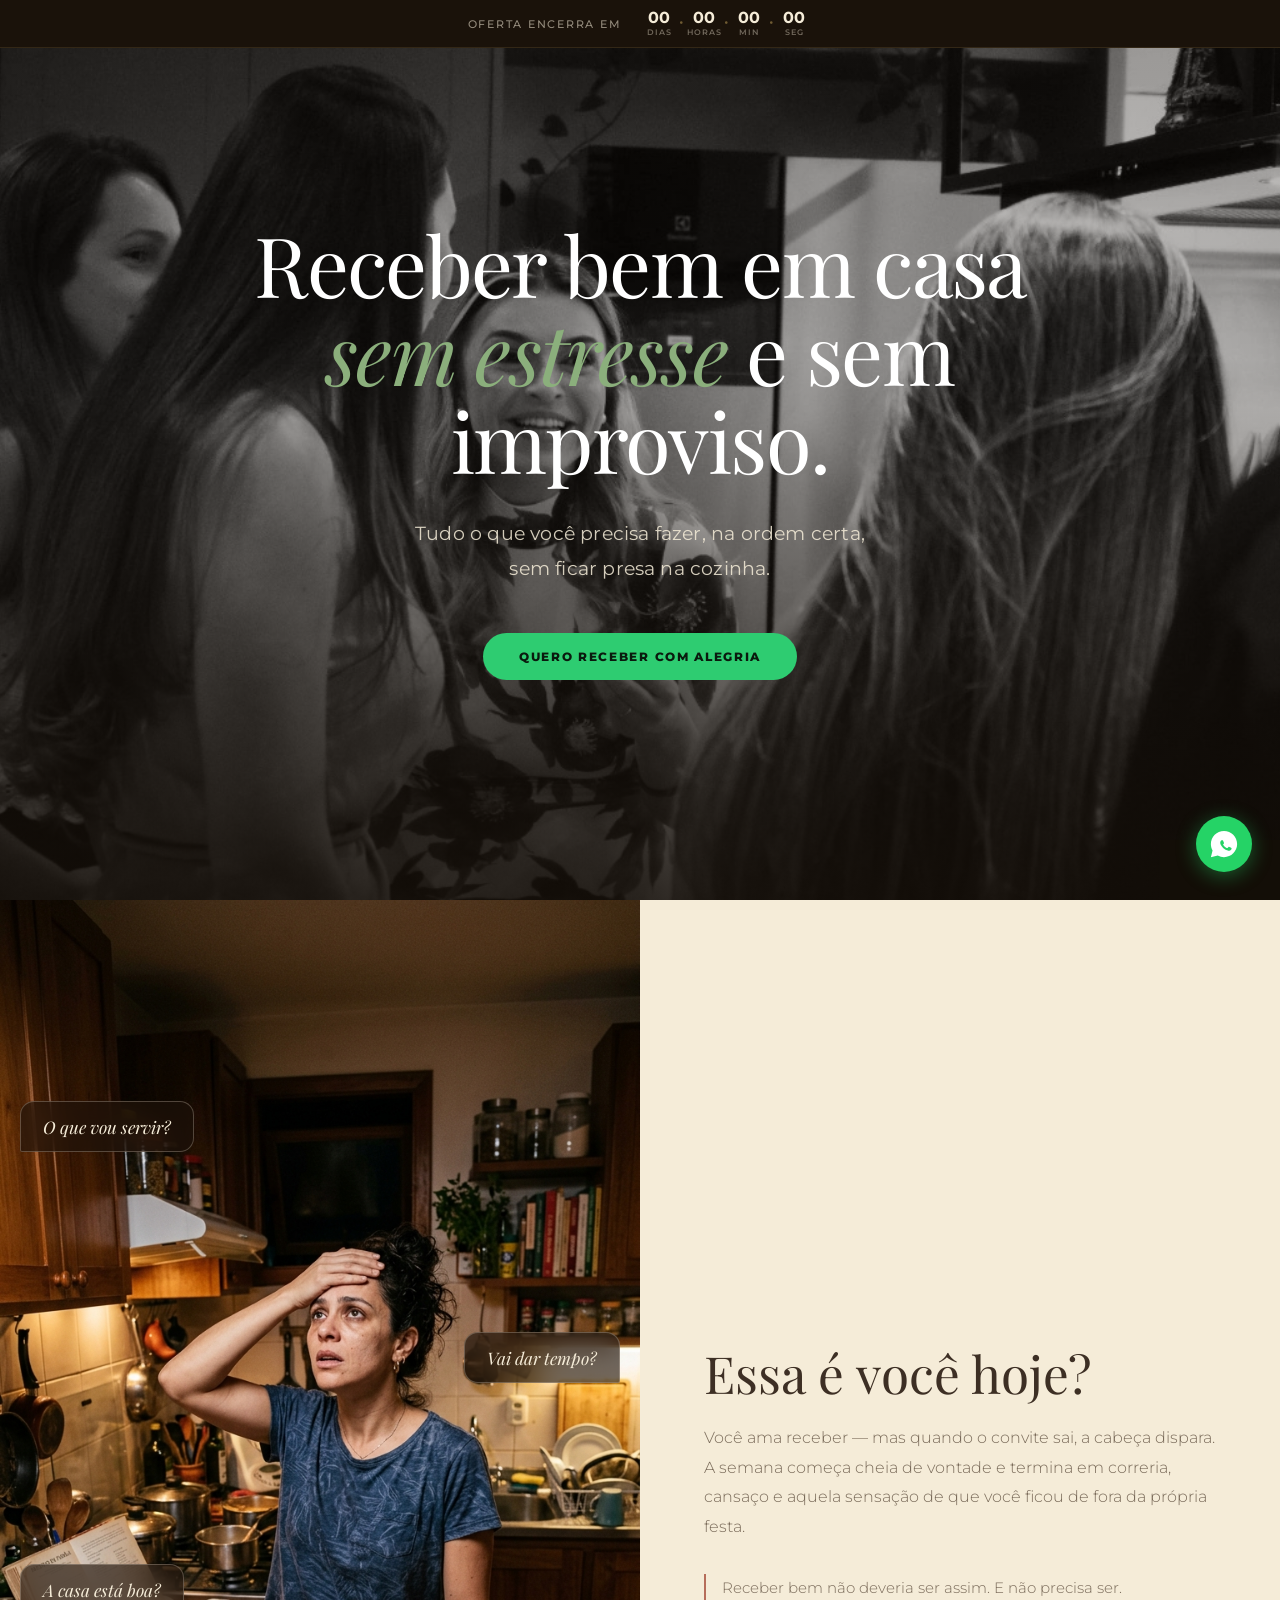
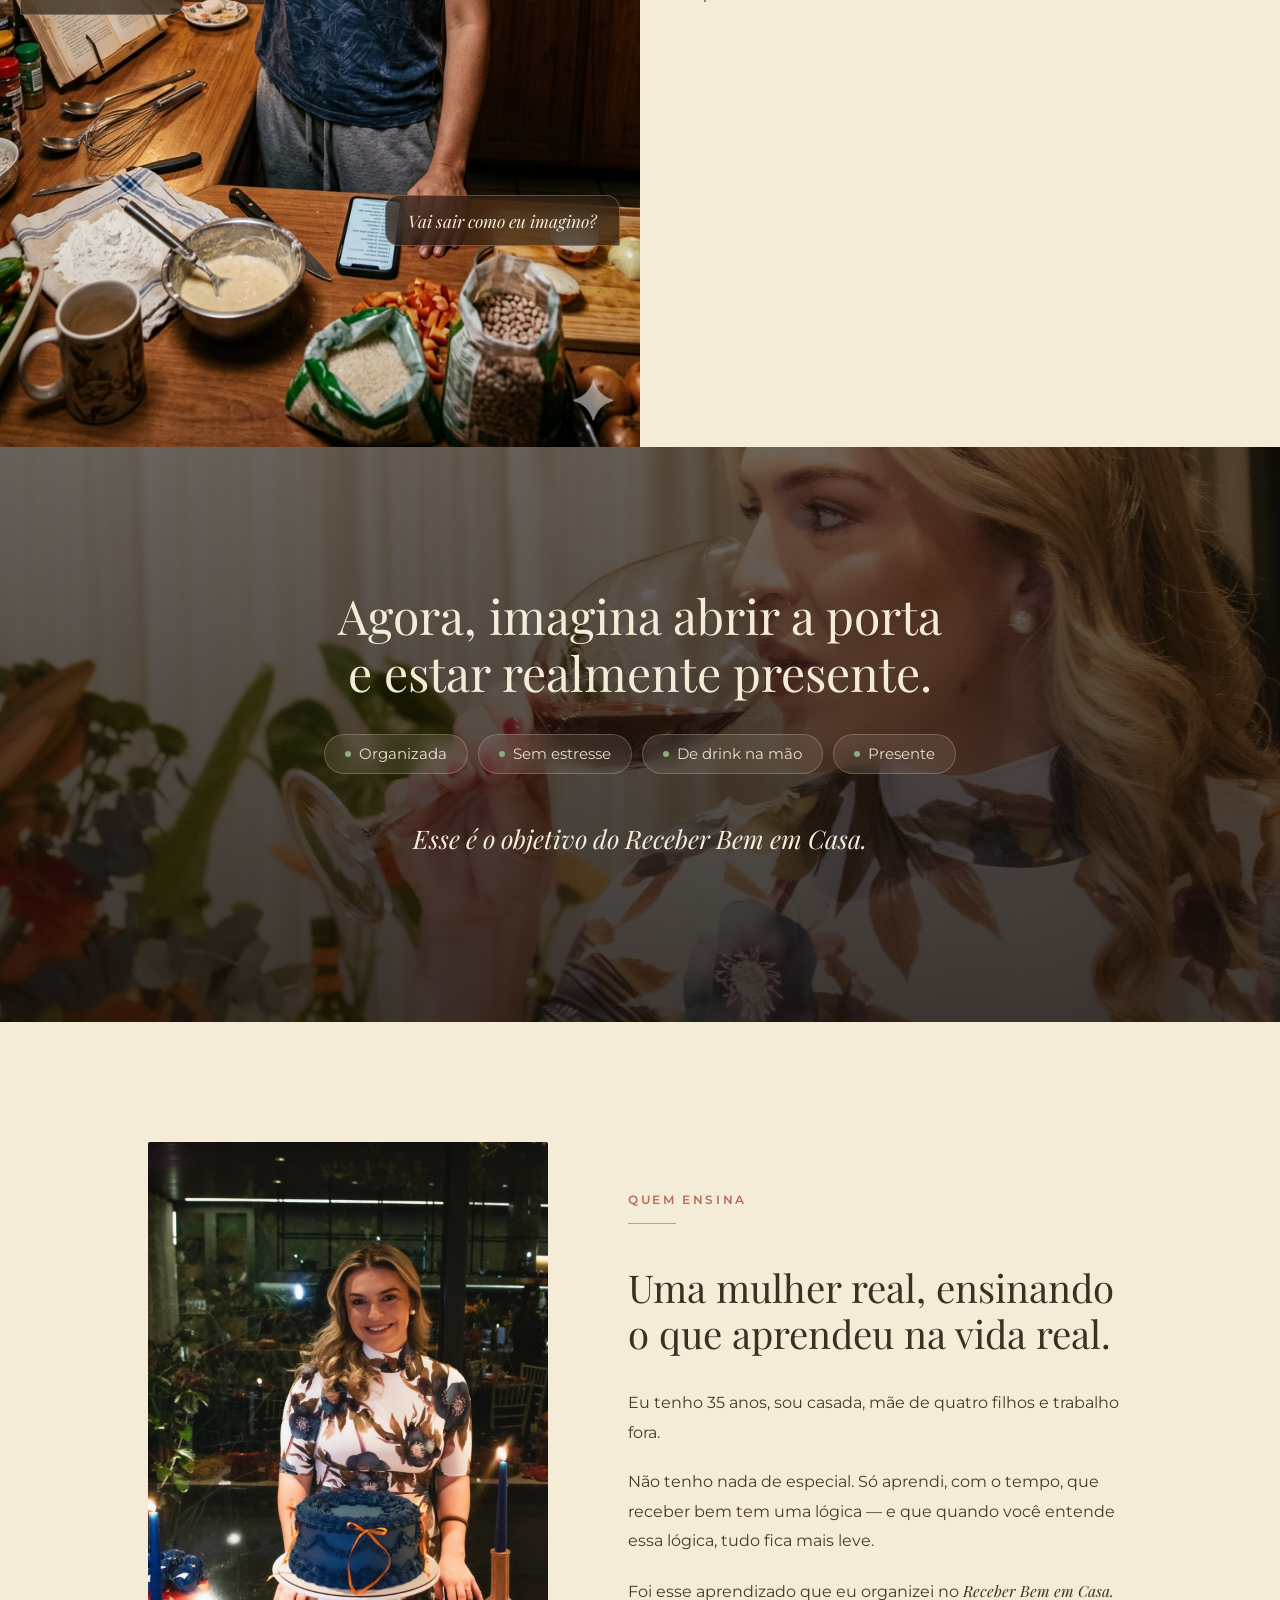
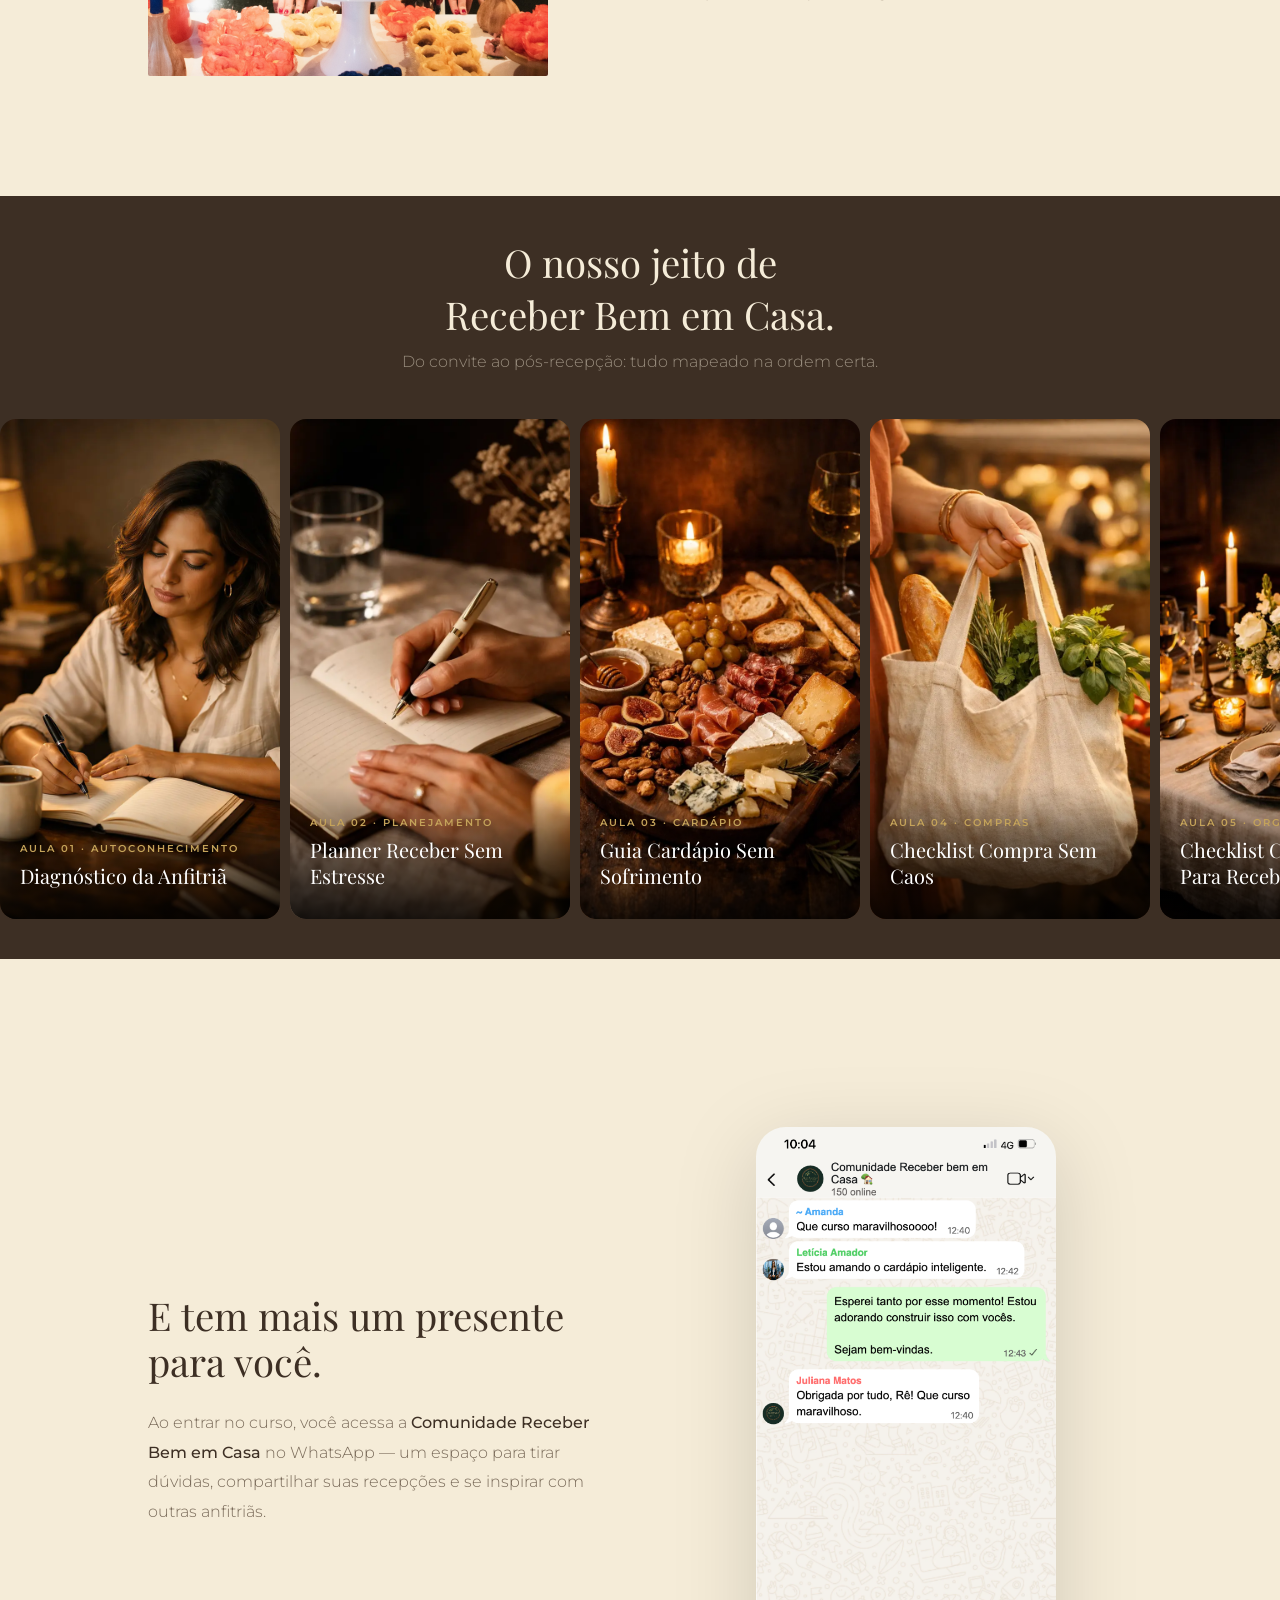
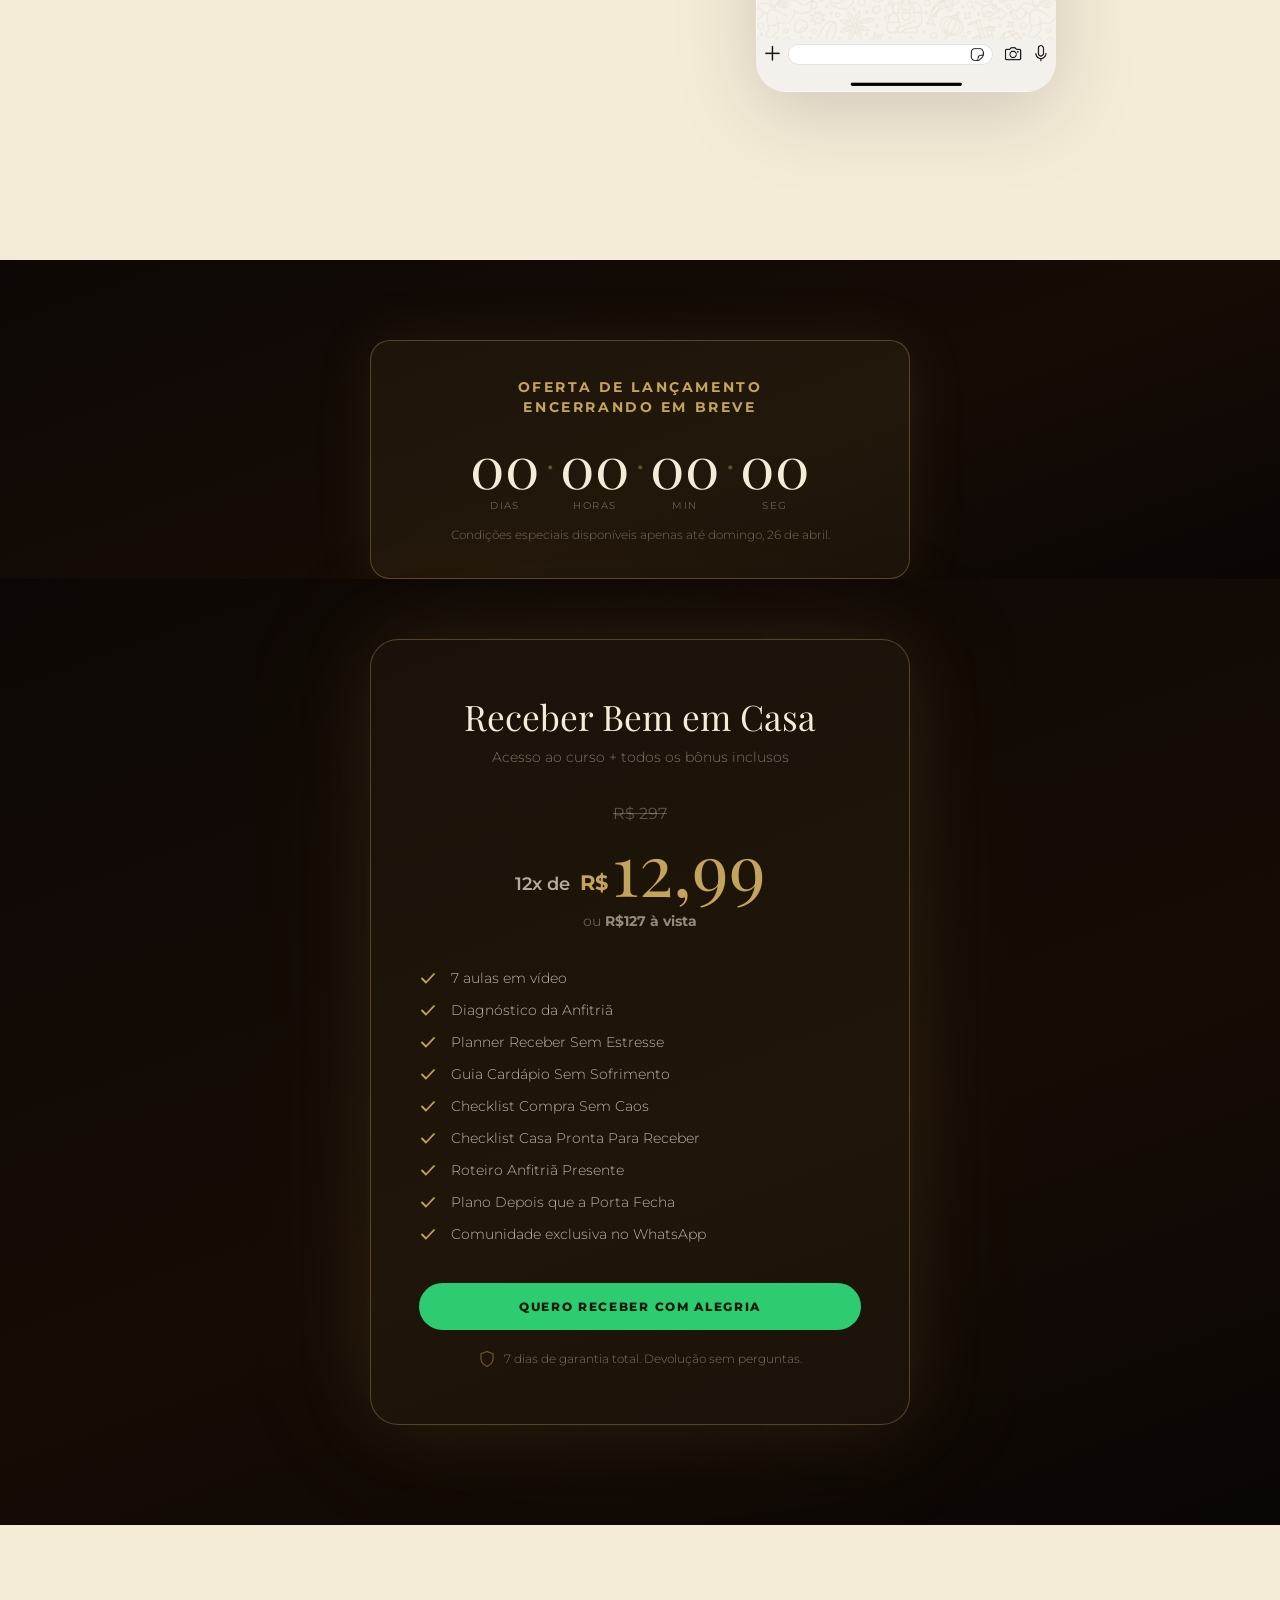
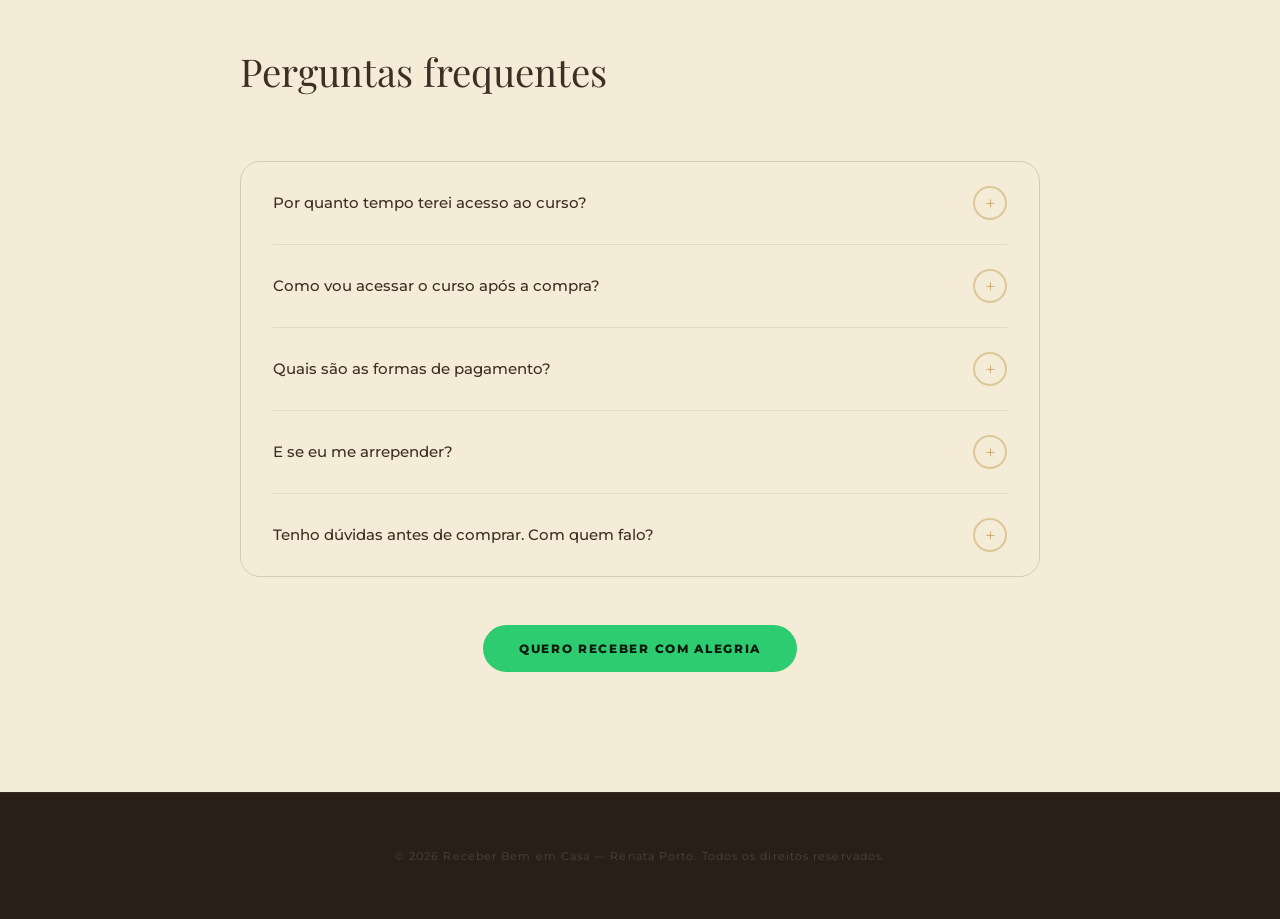
<file: receber-bem-em-casa.html>
<!DOCTYPE html>
<html lang="pt-BR">
<head>
  <!-- Meta Pixel Code - Página de Vendas -->
<script>
!function(f,b,e,v,n,t,s)
{if(f.fbq)return;n=f.fbq=function(){n.callMethod?
n.callMethod.apply(n,arguments):n.queue.push(arguments)};
if(!f._fbq)f._fbq=n;n.push=n;n.loaded=!0;n.version='2.0';
n.queue=[];t=b.createElement(e);t.async=!0;
t.src=v;s=b.getElementsByTagName(e)[0];
s.parentNode.insertBefore(t,s)}(window, document,'script',
'https://connect.facebook.net/en_US/fbevents.js');
fbq('init', '1925447888333855');
fbq('track', 'PageView');
fbq('track', 'ViewContent'); 
</script>
<noscript><img height="1" width="1" style="display:none"
src="https://www.facebook.com/tr?id=1925447888333855&ev=PageView&noscript=1"
/></noscript>
<!-- End Meta Pixel Code -->
<meta charset="UTF-8">
<meta name="viewport" content="width=device-width, initial-scale=1.0">
<title>Receber Bem em Casa — Renata Porto</title>
<link rel="preconnect" href="https://fonts.googleapis.com">
<link rel="preconnect" href="https://fonts.gstatic.com" crossorigin>
<link href="https://fonts.googleapis.com/css2?family=Playfair+Display:ital,wght@0,400;0,500;0,600;1,400;1,500&family=Montserrat:wght@300;400;500;600&display=swap" rel="stylesheet">
<link rel="icon" type="image/png" href="favicon.png">
<style>
*, *::before, *::after { box-sizing: border-box; margin: 0; padding: 0; }

:root {
  --terracota: #B66D5A;
  --oliva: #6B705C;
  --bege: #F5ECD8;
  --cafe: #3D2F24;
  --dourado: #C4A35A;
  --stone: #E8DCC8;
  --stone-dark: #2A1F17;
  --text-muted: #7A6B5A;
}

html { scroll-behavior: smooth; }

body {
  font-family: 'Montserrat', sans-serif;
  background: var(--bege);
  color: var(--cafe);
  -webkit-font-smoothing: antialiased;
}

/* ── NAV ── */
nav { display: none; }

/* ── HERO ── */
#hero {
  position: relative;
  height: 100vh;
  min-height: 700px;
  display: flex;
  align-items: center;
  justify-content: center;
  overflow: hidden;
}

.hero-video {
  position: absolute;
  inset: 0;
  width: 100%;
  height: 100%;
  object-fit: cover;
  z-index: 0;
}

.hero-overlay {
  position: absolute;
  inset: 0;
  background: linear-gradient(to bottom,
    rgba(20,14,8,0.35) 0%,
    rgba(20,14,8,0.25) 40%,
    rgba(20,14,8,0.65) 80%,
    rgba(20,14,8,0.85) 100%);
  z-index: 1;
}

.hero-overlay::after {
  content: '';
  position: absolute;
  bottom: 0;
  right: 0;
  width: 120px;
  height: 60px;
  background: rgba(20,14,8,0.95);
}

.hero-content {
  position: relative;
  z-index: 2;
  width: 100%;
  max-width: 1080px;
  margin: 0 auto;
  padding: 0 48px;
  text-align: center;
  display: flex;
  flex-direction: column;
  align-items: center;
}

.hero-label {
  display: inline-flex;
  align-items: center;
  gap: 8px;
  font-size: 0.62rem;
  font-weight: 600;
  letter-spacing: 0.22em;
  text-transform: uppercase;
  color: rgba(245,236,216,0.8);
  background: rgba(245,236,216,0.1);
  backdrop-filter: blur(8px);
  border: 1px solid rgba(245,236,216,0.15);
  padding: 8px 18px;
  border-radius: 20px;
  margin-bottom: 32px;
}

.hero-label::before {
  content: '';
  width: 6px;
  height: 6px;
  border-radius: 50%;
  background: var(--dourado);
}

.hero-content h1 {
  font-family: 'Playfair Display', serif;
  font-size: clamp(3rem, 6.5vw, 6rem);
  font-weight: 400;
  color: #fff;
  line-height: 1.06;
  max-width: 900px;
  margin-bottom: 32px;
  letter-spacing: -0.02em;
}

.hero-content h1 em {
  font-style: italic;
  color: rgba(255,255,255,0.7);
}

.hero-content h1 .accent {
  font-style: italic;
  color: #8BAF7C;
}

.hero-content p {
  font-size: 1.2rem;
  color: rgba(245,236,216,0.85);
  max-width: 600px;
  line-height: 1.8;
  margin-bottom: 48px;
  font-weight: 400;
  text-align: center;
  letter-spacing: 0.01em;
}

.hero-actions {
  display: flex;
  align-items: center;
  justify-content: center;
  gap: 20px;
  flex-wrap: wrap;
}

.btn-primary {
  display: inline-block;
  background: #2ECC71;
  color: #0A1A0E;
  font-family: 'Montserrat', sans-serif;
  font-size: 0.75rem;
  font-weight: 800;
  letter-spacing: 0.14em;
  text-transform: uppercase;
  text-decoration: none;
  padding: 16px 36px;
  border-radius: 999px;
  transition: background 0.3s, transform 0.2s;
  border: none;
  cursor: pointer;
}
.btn-primary:hover { background: #27AE60; transform: translateY(-1px); }

.btn-ghost {
  display: inline-flex;
  align-items: center;
  gap: 8px;
  font-size: 0.75rem;
  font-weight: 500;
  letter-spacing: 0.1em;
  text-transform: uppercase;
  color: rgba(245,236,216,0.7);
  text-decoration: none;
  transition: color 0.3s;
  border: 1px solid rgba(245,236,216,0.25);
  padding: 16px 28px;
  border-radius: 2px;
}
.btn-ghost:hover { color: var(--bege); border-color: rgba(245,236,216,0.5); }
.btn-ghost::after { content: '→'; transition: transform 0.3s; }
.btn-ghost:hover::after { transform: translateX(4px); }

.hero-urgency {
  margin-top: 20px;
  margin-bottom: 0;
  font-size: 0.7rem;
  color: rgba(245,236,216,0.35);
  letter-spacing: 0.08em;
}

/* STICKY COUNTDOWN BAR */
#sticky-bar {
  position: fixed;
  top: 0;
  left: 0;
  width: 100%;
  z-index: 999;
  background: #1A120A;
  border-bottom: 1px solid rgba(196,163,90,0.15);
  display: flex;
  align-items: center;
  justify-content: center;
  gap: 20px;
  padding: 10px 24px;
}
.sticky-logo {
  height: 24px;
  width: auto;
}
.sticky-bar-text {
  font-family: 'Montserrat', sans-serif;
  font-size: 0.68rem;
  letter-spacing: 0.16em;
  text-transform: uppercase;
  color: rgba(245,236,216,0.55);
  font-weight: 500;
}
.sticky-bar-timer {
  display: flex;
  align-items: center;
  gap: 0;
  font-family: 'Montserrat', sans-serif;
  font-size: 1rem;
  font-weight: 600;
  color: var(--bege);
}
.sticky-bar-unit { display: flex; flex-direction: column; align-items: center; min-width: 36px; }
.sticky-bar-num { font-size: 1rem; font-weight: 700; color: var(--bege); line-height: 1; }
.sticky-bar-lbl { font-size: 0.48rem; letter-spacing: 0.14em; text-transform: uppercase; color: rgba(245,236,216,0.4); margin-top: 2px; }
.sticky-bar-dot { font-size: 1rem; color: rgba(196,163,90,0.5); padding: 0 2px; align-self: flex-start; padding-top: 2px; }
.sticky-bar-cta {
  background: #2ECC71;
  color: #0A1A0E;
  font-family: 'Montserrat', sans-serif;
  font-size: 0.65rem;
  font-weight: 800;
  letter-spacing: 0.14em;
  text-transform: uppercase;
  padding: 9px 20px;
  border-radius: 999px;
  text-decoration: none;
  white-space: nowrap;
}

/* TIMER */
.timer {
  display: flex;
  align-items: center;
  gap: 12px;
  margin-top: 16px;
}
.timer-unit { text-align: center; }
.timer-num {
  font-family: 'Playfair Display', serif;
  font-size: 2.4rem;
  color: #fff;
  line-height: 1;
  display: block;
}
.timer-lbl {
  font-size: 0.6rem;
  letter-spacing: 0.16em;
  text-transform: uppercase;
  color: rgba(245,236,216,0.5);
  display: block;
  margin-top: 6px;
}
.timer-sep {
  font-size: 2rem;
  color: rgba(245,236,216,0.3);
  margin-bottom: 20px;
}

/* ── SECTION HELPERS ── */
.section-label {
  font-size: 0.75rem;
  font-weight: 600;
  letter-spacing: 0.22em;
  text-transform: uppercase;
  color: var(--terracota);
  margin-bottom: 16px;
  display: block;
}

.section-label.gold { color: var(--dourado); }

.divider {
  width: 48px;
  height: 1px;
  background: var(--dourado);
  margin-bottom: 40px;
}

/* ── PROBLEMA ── */
.problema-section {
  position: relative;
  background:
    linear-gradient(to bottom, rgba(20,12,6,0.72) 0%, rgba(20,12,6,0.82) 100%),
    url('problema-bg.jpg') center center / cover no-repeat;
  background-color: #1C1410;
  padding: 100px 24px;
  overflow: hidden;
  text-align: center;
}

.problema-section::before {
  content: '';
  position: absolute;
  inset: 0;
  background: radial-gradient(ellipse 80% 60% at 50% 30%, rgba(196,163,90,0.06) 0%, transparent 70%);
  pointer-events: none;
}

.problema-inner {
  position: relative;
  z-index: 1;
  max-width: 760px;
  margin: 0 auto;
}

.problema-inner h2 {
  font-family: 'Playfair Display', serif;
  font-size: clamp(1.75rem, 4vw, 2.8rem);
  font-weight: 400;
  line-height: 1.25;
  color: #F5ECD8;
  margin-bottom: 8px;
}

.problema-h3 {
  font-family: 'Playfair Display', serif;
  font-size: clamp(1.2rem, 3vw, 2rem);
  font-weight: 400;
  font-style: italic;
  color: rgba(245,236,216,0.6);
  margin-bottom: 36px;
}

.problema-inner > p {
  font-size: clamp(0.9rem, 2vw, 1rem);
  color: rgba(245,236,216,0.65);
  line-height: 1.85;
  font-weight: 300;
  margin-bottom: 56px;
  max-width: 560px;
  margin-left: auto;
  margin-right: auto;
}

.problema-pills {
  display: grid;
  grid-template-columns: 1fr 1fr;
  gap: 14px;
  max-width: 600px;
  margin: 0 auto 56px;
}

.problema-pill {
  display: flex;
  align-items: center;
  justify-content: center;
  gap: 10px;
  background: rgba(245,236,216,0.07);
  backdrop-filter: blur(12px);
  -webkit-backdrop-filter: blur(12px);
  border: 1px solid rgba(245,236,216,0.18);
  border-radius: 999px;
  padding: 16px 20px;
  color: rgba(245,236,216,0.9);
  font-size: 0.88rem;
  font-weight: 400;
  letter-spacing: 0.01em;
  font-family: 'Playfair Display', serif;
  font-style: italic;
  text-align: center;
}

.problema-pill-dot {
  width: 6px;
  height: 6px;
  border-radius: 50%;
  background: var(--dourado);
  flex-shrink: 0;
}

.problema-frase {
  font-family: 'Playfair Display', serif;
  font-style: italic;
  font-size: clamp(1.1rem, 2.5vw, 1.35rem);
  color: rgba(245,236,216,0.9);
  line-height: 1.6;
  max-width: 560px;
  margin: 0 auto;
}

/* ── ANTES ── */
#antes-depois {
  background: var(--bege);
  overflow: hidden;
}

.antes-inner {
  display: grid;
  grid-template-columns: 1fr;
}

.antes-foto {
  width: 100%;
  height: 72vw;
  min-height: 300px;
  max-height: 500px;
  overflow: hidden;
}

.antes-foto img {
  width: 100%;
  height: 100%;
  object-fit: cover;
  object-position: center 15%;
  display: block;
}

.antes-copy {
  padding: 40px 24px 48px;
}

.antes-copy h2 {
  font-family: 'Playfair Display', serif;
  font-size: clamp(2rem, 5vw, 3.2rem);
  font-weight: 400;
  line-height: 1.15;
  color: var(--cafe);
  margin-bottom: 20px;
}

.antes-intro {
  font-size: clamp(0.9rem, 2vw, 1rem);
  color: var(--text-muted);
  line-height: 1.85;
  font-weight: 300;
  margin-bottom: 32px;
}

.antes-perguntas {
  list-style: none;
  display: flex;
  flex-direction: column;
  gap: 14px;
  margin-bottom: 36px;
}

.antes-perguntas li {
  display: flex;
  align-items: center;
  gap: 12px;
  font-family: 'Playfair Display', serif;
  font-style: italic;
  font-size: clamp(0.92rem, 2vw, 1.05rem);
  color: var(--cafe);
}

.antes-perguntas li::before {
  content: '';
  width: 6px;
  height: 6px;
  border-radius: 50%;
  background: var(--terracota);
  flex-shrink: 0;
}

.antes-fechamento {
  font-size: clamp(0.88rem, 1.8vw, 0.95rem);
  color: var(--text-muted);
  line-height: 1.9;
  font-weight: 300;
  border-left: 2px solid var(--terracota);
  padding-left: 16px;
}

.antes-foto {
  position: relative;
}

.antes-bubbles {
  position: absolute;
  inset: 20px;
  display: flex;
  flex-direction: column;
  justify-content: space-evenly;
}

.antes-bubble {
  display: inline-block;
  align-self: flex-start;
  background: rgba(30,18,10,0.62);
  backdrop-filter: blur(14px);
  -webkit-backdrop-filter: blur(14px);
  border: 1px solid rgba(245,236,216,0.25);
  border-radius: 14px 14px 14px 2px;
  padding: 13px 22px;
  font-family: 'Playfair Display', serif;
  font-style: italic;
  font-size: clamp(0.9rem, 2vw, 1.08rem);
  color: #F5ECD8;
}

.antes-bubble:nth-child(even) {
  align-self: flex-end;
  border-radius: 14px 14px 2px 14px;
}

.virada-badges {
  display: flex;
  flex-wrap: wrap;
  gap: 10px;
  justify-content: center;
  margin-bottom: 40px;
}

.virada-badge {
  display: inline-flex;
  align-items: center;
  gap: 8px;
  background: rgba(245,236,216,0.1);
  backdrop-filter: blur(10px);
  -webkit-backdrop-filter: blur(10px);
  border: 1px solid rgba(245,236,216,0.22);
  border-radius: 999px;
  padding: 10px 20px;
  font-size: clamp(0.82rem, 1.6vw, 0.92rem);
  color: rgba(245,236,216,0.92);
  font-weight: 400;
}

.virada-dot {
  width: 6px;
  height: 6px;
  border-radius: 50%;
  background: #8BAF7C;
  flex-shrink: 0;
}

@media (min-width: 768px) {
  .antes-inner {
    grid-template-columns: 1fr 1fr;
    min-height: 640px;
  }
  .antes-foto {
    height: 100%;
    max-height: none;
  }
  .antes-copy {
    padding: 80px 64px;
    display: flex;
    flex-direction: column;
    justify-content: center;
  }
}

/* ── TRANSFORMAÇÃO ── */
#virada {
  position: relative;
  background: url('renata-134.jpg') 78% 30% / cover no-repeat;
  background-color: var(--cafe);
  padding: 140px 48px;
  text-align: center;
  overflow: hidden;
}

#virada::before {
  content: '';
  position: absolute;
  inset: 0;
  background: linear-gradient(to bottom, rgba(15,9,4,0.60) 0%, rgba(15,9,4,0.80) 100%);
}

.virada-inner {
  position: relative;
  z-index: 1;
  max-width: 720px;
  margin: 0 auto;
}

#virada h2 {
  font-family: 'Playfair Display', serif;
  font-size: clamp(1.9rem, 4vw, 3rem);
  font-weight: 400;
  line-height: 1.2;
  color: var(--bege);
  margin-bottom: 32px;
}

#virada p {
  font-size: 1.05rem;
  color: rgba(245,236,216,0.65);
  line-height: 1.9;
  margin-bottom: 20px;
  font-weight: 300;
}

#virada .curso-nome {
  font-family: 'Playfair Display', serif;
  font-size: clamp(1.2rem, 2vw, 1.6rem);
  color: #F5ECD8;
  font-style: italic;
  margin-top: 40px;
  font-weight: 400;
}

/* ── RENATA ── */
#renata {
  background: var(--bege);
  padding: 120px 48px;
  max-width: 1080px;
  margin: 0 auto;
  display: grid;
  grid-template-columns: 420px 1fr;
  gap: 80px;
  align-items: center;
}

.renata-img {
  width: 100%;
  aspect-ratio: 3/4;
  border-radius: 2px;
  overflow: hidden;
}

.renata-copy h2 {
  font-family: 'Playfair Display', serif;
  font-size: clamp(1.8rem, 3vw, 2.6rem);
  font-weight: 400;
  line-height: 1.2;
  color: var(--cafe);
  margin-bottom: 32px;
}

.renata-copy p {
  font-size: 0.97rem;
  color: #4A3828;
  line-height: 1.9;
  margin-bottom: 20px;
  font-weight: 400;
}

.renata-copy strong {
  color: var(--cafe);
  font-style: italic;
  font-family: 'Playfair Display', serif;
  font-weight: 400;
}

/* ── CURSO ── */
#curso {
  background: var(--cafe);
  padding: 40px 0 0;
}

.curso-header {
  max-width: 1080px;
  margin: 0 auto 48px;
  padding: 0 48px;
  text-align: center;
}

.curso-header h2 {
  font-family: 'Playfair Display', serif;
  font-size: clamp(1.8rem, 3vw, 2.8rem);
  font-weight: 400;
  color: var(--bege);
  margin-bottom: 12px;
  max-width: 600px;
  margin-left: auto;
  margin-right: auto;
}

.curso-header p {
  font-size: 0.97rem;
  color: rgba(245,236,216,0.5);
  font-weight: 300;
}

/* CARDS CARROSSEL */
.curso-cards {
  overflow: hidden;
  height: 540px;
  padding: 0 0 40px;
  position: relative;
}

/* TRACK — elemento que desliza */
.curso-track {
  display: flex;
  height: 100%;
  width: max-content;
  animation: curso-scroll 48s linear infinite;
  gap: 10px;
  padding-left: 0;
  padding-right: 10px; /* Igual ao gap para loop perfeito */
}


.curso-track:hover {
  animation-play-state: paused;
}

@keyframes curso-scroll {
  from { transform: translateX(0); }
  to   { transform: translateX(-50%); }
}

.curso-card {
  flex: 0 0 280px;
  width: 280px;
  flex-shrink: 0;
  position: relative;
  overflow: hidden;
  border-radius: 16px;
  background-color: #1a120a;
}

.curso-card-bg-num, .curso-card-icon { display: none !important; visibility: hidden !important; opacity: 0 !important; }


/* Estado padrão — info no rodapé */
.curso-card-bottom {
  position: absolute;
  bottom: 0;
  left: 0;
  width: 100%;
  padding: 30px 20px;
  background: linear-gradient(to top, rgba(0,0,0,0.85) 0%, rgba(0,0,0,0.4) 60%, transparent 100%);
  color: #fff;
  transition: transform 0.4s cubic-bezier(0.4, 0, 0.2, 1), opacity 0.3s;
  z-index: 2;
}

.curso-card-num {
  display: block;
  font-size: 0.65rem;
  text-transform: uppercase;
  letter-spacing: 2px;
  margin-bottom: 8px;
  color: var(--dourado);
  font-weight: 600;
}

.curso-card-title {
  font-family: 'Playfair Display', serif;
  font-size: 1.25rem;
  line-height: 1.3;
}

/* Painel de detalhes — surge no hover */
.curso-card-panel {
  position: absolute;
  top: 0;
  left: 0;
  width: 100%;
  height: 100%;
  padding: 30px 24px;
  background: rgba(26, 18, 10, 0.85);
  backdrop-filter: blur(8px);
  -webkit-backdrop-filter: blur(8px);
  display: flex;
  flex-direction: column;
  justify-content: flex-end;
  opacity: 0;
  transform: translateY(10px);
  transition: all 0.4s cubic-bezier(0.4, 0, 0.2, 1);
  z-index: 3;
}

.curso-card:hover .curso-card-panel {
  opacity: 1;
  transform: translateY(0);
}

.curso-card:hover .curso-card-bottom {
  opacity: 0;
}

.curso-card-panel-num {
  font-size: 0.58rem;
  letter-spacing: 0.22em;
  font-weight: 600;
  color: var(--dourado);
  text-transform: uppercase;
  margin-bottom: 12px;
  display: block;
}

.curso-card-panel-title {
  font-family: 'Playfair Display', serif;
  font-size: clamp(1.05rem, 1.6vw, 1.35rem);
  color: var(--bege);
  font-weight: 400;
  line-height: 1.25;
  margin-bottom: 14px;
}

.curso-card-panel-desc {
  font-size: 0.85rem;
  color: rgba(245,236,216,0.62);
  line-height: 1.7;
  font-weight: 300;
  margin-bottom: 20px;
}

.curso-card-panel-tag {
  display: inline-block;
  padding: 5px 14px;
  border: 1px solid rgba(196,163,90,0.35);
  border-radius: 999px;
  font-size: 0.62rem;
  letter-spacing: 0.14em;
  text-transform: uppercase;
  color: var(--dourado);
  width: fit-content;
}

@media (max-width: 767px) {
  #curso { padding: 32px 0 0; }
  .curso-header { padding: 0 24px; margin-bottom: 32px; }
  .curso-cards { height: 440px; padding: 0; }
  .curso-track { gap: 16px; padding-left: 0; padding-right: 16px; }

  .curso-card { flex: 0 0 76vw; width: 76vw; }
  .curso-card-panel { 
    opacity: 1 !important; 
    transform: none !important; 
    backdrop-filter: none !important; 
    -webkit-backdrop-filter: none !important; 
    background: linear-gradient(to top, rgba(26, 18, 10, 0.95) 0%, rgba(26, 18, 10, 0.4) 100%) !important; 
  }

  .curso-card-bottom { display: none; }
}

/* ── PARA QUEM ── */
#paraquem {
  background: var(--stone);
  padding: 120px 48px;
}

.paraquem-inner {
  max-width: 1080px;
  margin: 0 auto;
  display: grid;
  grid-template-columns: 1fr 1fr;
  gap: 80px;
  align-items: center;
}

.paraquem-left h2 {
  font-family: 'Playfair Display', serif;
  font-size: clamp(2rem, 3.5vw, 3rem);
  font-weight: 400;
  color: var(--cafe);
  line-height: 1.2;
}

.paraquem-list {
  list-style: none;
}

.paraquem-list li {
  display: flex;
  align-items: flex-start;
  gap: 16px;
  padding: 20px 0;
  border-bottom: 1px solid rgba(61,47,36,0.08);
  font-size: 0.97rem;
  color: var(--text-muted);
  line-height: 1.7;
  font-weight: 300;
}

.paraquem-list li:first-child { border-top: 1px solid rgba(61,47,36,0.08); }

.paraquem-list li::before {
  content: '↗';
  color: var(--dourado);
  font-size: 0.8rem;
  margin-top: 2px;
  flex-shrink: 0;
}

/* ── BONUS ── */
#bonus {
  background: var(--bege);
  padding: 120px 48px;
  max-width: 1080px;
  margin: 0 auto;
  display: grid;
  grid-template-columns: 1fr 1fr;
  gap: 80px;
  align-items: center;
}

#bonus h2 {
  font-family: 'Playfair Display', serif;
  font-size: clamp(1.8rem, 3vw, 2.6rem);
  font-weight: 400;
  color: var(--cafe);
  margin-bottom: 24px;
  line-height: 1.2;
}

#bonus p {
  font-size: 0.97rem;
  color: var(--text-muted);
  line-height: 1.9;
  font-weight: 300;
}

#bonus strong { color: var(--cafe); font-weight: 500; }

.bonus-phones {
  display: flex;
  gap: 20px;
  justify-content: center;
  align-items: flex-start;
}

.phone {
  width: 160px;
  aspect-ratio: 9/19;
  background: var(--stone);
  border-radius: 24px;
  border: 1px solid rgba(61,47,36,0.1);
  display: flex;
  align-items: center;
  justify-content: center;
  font-size: 0.58rem;
  letter-spacing: 0.14em;
  text-transform: uppercase;
  color: rgba(61,47,36,0.2);
}
.phone:nth-child(2) { margin-top: 32px; }

/* ── OFERTA ── */
#oferta {
  background: linear-gradient(160deg, #0D0805 0%, #160C06 60%, #0A0604 100%);
  padding: 60px 24px 100px;
}

.oferta-card {
  max-width: 540px;
  margin: 0 auto;
  background: rgba(196,163,90,0.06);
  border: 1px solid rgba(196,163,90,0.35);
  border-radius: 28px;
  padding: 56px 48px;
  text-align: center;
  box-shadow: 0 0 80px rgba(196,163,90,0.12), 0 0 200px rgba(196,163,90,0.06);
}

.oferta-card-title {
  font-family: 'Playfair Display', serif;
  font-size: clamp(1.6rem, 3vw, 2.2rem);
  font-weight: 400;
  color: var(--bege);
  margin-bottom: 8px;
  line-height: 1.2;
}

.oferta-card-sub {
  font-size: 0.88rem;
  color: rgba(245,236,216,0.45);
  font-weight: 300;
  margin-bottom: 36px;
  line-height: 1.5;
}

.preco-anchor {
  font-size: 1rem;
  color: rgba(245,236,216,0.3);
  text-decoration: line-through;
  margin-bottom: 8px;
}

.preco-principal {
  display: flex;
  align-items: baseline;
  justify-content: center;
  gap: 10px;
  margin-bottom: 10px;
}

.preco-parcelas {
  font-family: 'Montserrat', sans-serif;
  font-size: 1.1rem;
  font-weight: 600;
  color: rgba(245,236,216,0.7);
}

.preco-valor-big {
  font-family: 'Playfair Display', serif;
  font-size: clamp(3rem, 8vw, 4.5rem);
  font-weight: 400;
  color: var(--dourado);
  line-height: 1;
}

.preco-avista {
  font-size: 0.85rem;
  color: rgba(245,236,216,0.35);
  margin-bottom: 40px;
}

.preco-avista strong { color: rgba(245,236,216,0.55); }

.oferta-checklist {
  list-style: none;
  text-align: left;
  margin: 0 0 40px;
  display: flex;
  flex-direction: column;
  gap: 14px;
}

.oferta-checklist li {
  display: flex;
  align-items: center;
  gap: 14px;
  font-size: 0.9rem;
  color: rgba(245,236,216,0.75);
  font-weight: 300;
}

.oferta-checklist li::before {
  content: '';
  display: inline-block;
  width: 18px;
  height: 18px;
  flex-shrink: 0;
  background-image: url("data:image/svg+xml,%3Csvg width='18' height='18' viewBox='0 0 18 18' fill='none' xmlns='http://www.w3.org/2000/svg'%3E%3Cpath d='M3 9.5L7 13.5L15 5' stroke='%23C4A35A' stroke-width='1.8' stroke-linecap='round' stroke-linejoin='round'/%3E%3C/svg%3E");
  background-repeat: no-repeat;
  background-size: contain;
}

.preco-valor-wrap {
  display: flex;
  align-items: flex-end;
  gap: 4px;
}

.preco-cifrao {
  font-family: 'Montserrat', sans-serif;
  font-size: 1.3rem;
  font-weight: 700;
  color: var(--dourado);
  padding-bottom: 0.5rem;
  letter-spacing: 0;
}

.oferta-garantia {
  display: flex;
  align-items: center;
  justify-content: center;
  gap: 8px;
  margin-top: 20px;
  font-size: 0.78rem;
  color: rgba(245,236,216,0.45);
  font-weight: 300;
}

.oferta-garantia svg {
  flex-shrink: 0;
  color: rgba(196,163,90,0.5);
}

.oferta-urgency {
  font-size: 0.72rem;
  color: rgba(245,236,216,0.55);
  letter-spacing: 0.1em;
  margin-top: 20px;
  text-transform: uppercase;
}

/* ── URGENCY BANNER ── */
.urgency-banner {
  background: linear-gradient(160deg, #0D0805 0%, #160C06 60%, #0A0604 100%);
  padding: 80px 24px 0;
}

.urgency-card {
  max-width: 540px;
  margin: 0 auto;
  background: rgba(196,163,90,0.07);
  border: 1px solid rgba(196,163,90,0.35);
  border-radius: 20px;
  padding: 36px 40px;
  text-align: center;
  box-shadow: 0 0 60px rgba(196,163,90,0.1);
}

.urgency-icon {
  font-size: 1.4rem;
  margin-bottom: 12px;
  display: block;
}

.urgency-title {
  font-family: 'Montserrat', sans-serif;
  font-size: clamp(0.75rem, 1.5vw, 0.9rem);
  font-weight: 700;
  letter-spacing: 0.18em;
  text-transform: uppercase;
  color: var(--dourado);
  margin-bottom: 20px;
  line-height: 1.4;
}

.urgency-timer {
  display: flex;
  align-items: center;
  justify-content: center;
  gap: 6px;
  margin-bottom: 16px;
}

.urgency-num {
  font-family: 'Playfair Display', serif;
  font-size: clamp(2.4rem, 6vw, 3.6rem);
  color: var(--bege);
  font-weight: 400;
  line-height: 1;
  min-width: 2ch;
}

.urgency-lbl {
  font-size: 0.6rem;
  letter-spacing: 0.15em;
  text-transform: uppercase;
  color: rgba(245,236,216,0.35);
  display: block;
  margin-top: 6px;
}

.urgency-sep {
  font-family: 'Playfair Display', serif;
  font-size: 2rem;
  color: rgba(196,163,90,0.4);
  align-self: flex-start;
  padding-top: 4px;
}

.urgency-sub {
  font-size: 0.78rem;
  color: rgba(245,236,216,0.4);
  font-weight: 300;
}

/* ── WHATSAPP FLOAT ── */
#whatsapp-float {
  position: fixed;
  bottom: 28px;
  right: 28px;
  z-index: 998;
  width: 56px;
  height: 56px;
  background: #25D366;
  border-radius: 50%;
  display: flex;
  align-items: center;
  justify-content: center;
  box-shadow: 0 4px 20px rgba(37,211,102,0.4);
  transition: transform 0.2s, box-shadow 0.2s;
  text-decoration: none;
}
#whatsapp-float:hover { transform: scale(1.1); box-shadow: 0 6px 28px rgba(37,211,102,0.55); }
#whatsapp-float svg { width: 30px; height: 30px; }

/* ── GARANTIA ── */
#garantia {
  background: var(--stone);
  padding: 120px 48px;
}

.garantia-inner {
  max-width: 1080px;
  margin: 0 auto;
  display: grid;
  grid-template-columns: 1fr 1fr;
  gap: 80px;
  align-items: center;
}

.garantia-left h2 {
  font-family: 'Playfair Display', serif;
  font-size: clamp(2rem, 3.5vw, 3rem);
  font-weight: 400;
  color: var(--cafe);
  line-height: 1.2;
}

.garantia-right p {
  font-size: 0.97rem;
  color: var(--text-muted);
  line-height: 1.9;
  font-weight: 300;
  margin-bottom: 16px;
}

.garantia-right p.destaque {
  font-family: 'Playfair Display', serif;
  font-style: italic;
  font-size: 1.1rem;
  color: var(--cafe);
}

/* ── FAQ ── */
#faq {
  background: var(--bege);
  padding: 120px 48px;
}

.faq-inner {
  max-width: 800px;
  margin: 0 auto;
}

.faq-header {
  margin-bottom: 64px;
}

.faq-header h2 {
  font-family: 'Playfair Display', serif;
  font-size: clamp(1.8rem, 3vw, 2.6rem);
  font-weight: 400;
  color: var(--cafe);
}

.faq-card {
  border: 1px solid rgba(61,47,36,0.18);
  border-radius: 20px;
  padding: 0 32px;
  overflow: hidden;
  margin-bottom: 48px;
}

.acc-item { border-bottom: 1px solid rgba(61,47,36,0.1); }
.acc-item:last-child { border-bottom: none; }

.acc-btn {
  width: 100%;
  background: none;
  border: none;
  cursor: pointer;
  text-align: left;
  padding: 24px 0;
  display: flex;
  align-items: center;
  justify-content: space-between;
  gap: 24px;
  font-family: 'Montserrat', sans-serif;
  font-size: 0.92rem;
  font-weight: 500;
  color: var(--cafe);
  transition: color 0.3s;
}
.acc-btn:hover { color: var(--terracota); }

.acc-icon {
  width: 34px;
  height: 34px;
  border: 2px solid rgba(196,163,90,0.5);
  border-radius: 50%;
  display: flex;
  align-items: center;
  justify-content: center;
  font-size: 1.2rem;
  font-weight: 300;
  color: var(--dourado);
  flex-shrink: 0;
  transition: transform 0.3s, background 0.3s;
}

.acc-item.open .acc-icon { transform: rotate(45deg); background: var(--dourado); color: var(--cafe); border-color: var(--dourado); }

.acc-body { max-height: 0; overflow: hidden; transition: max-height 0.4s ease; }
.acc-body-inner {
  padding: 0 0 24px;
  font-size: 0.92rem;
  color: #4A3828;
  line-height: 1.85;
  font-weight: 400;
}
.acc-item.open .acc-body { max-height: 200px; }

/* ── CTA FINAL ── */
#cta-final {
  background: var(--cafe);
  padding: 160px 48px;
}

.cta-final-inner {
  max-width: 800px;
  margin: 0 auto;
}

#cta-final h2 {
  font-family: 'Playfair Display', serif;
  font-size: clamp(2.2rem, 4vw, 3.6rem);
  font-weight: 400;
  color: var(--bege);
  line-height: 1.15;
  margin-bottom: 24px;
}

#cta-final p {
  font-size: 1rem;
  color: rgba(245,236,216,0.5);
  line-height: 1.9;
  font-weight: 300;
  margin-bottom: 56px;
  max-width: 560px;
}

/* ── FOOTER ── */
footer {
  background: var(--stone-dark);
  padding: 56px 48px;
  display: flex;
  flex-direction: column;
  align-items: center;
  gap: 20px;
  border-top: 1px solid rgba(196,163,90,0.08);
}

footer p { font-size: 0.68rem; letter-spacing: 0.1em; color: rgba(245,236,216,0.18); }

/* ── RESPONSIVE ── */
/* ── MOBILE FIRST ── */
@media (max-width: 767px) {
  /* Hero */
  #hero { align-items: flex-end; }
  .hero-content { padding: 0 24px 56px; text-align: center; }
  .hero-content h1 { font-size: clamp(2rem, 9vw, 3rem); }
  .hero-content p { font-size: 1rem; }
  .hero-content p br { display: none; }
  .hero-actions { flex-direction: column; align-items: center; gap: 12px; width: 100%; }
  .btn-primary, .btn-ghost { width: 100%; text-align: center; justify-content: center; }
  .timer { gap: 8px; }
  .timer-num { font-size: 1.6rem; }

  /* Sections padding */
  section[style*="padding: 120px 48px"],
  #virada, #curso, #paraquem, #oferta, #garantia, #faq, #cta-final {
    padding-left: 20px !important;
    padding-right: 20px !important;
    padding-top: 72px !important;
    padding-bottom: 72px !important;
  }

  #renata-section {
    padding: 0 20px !important;
  }

  /* Grids para 1 coluna */
  #renata, #bonus, .garantia-inner, .paraquem-inner,
  div[style*="grid-template-columns:1fr 1fr"],
  div[style*="grid-template-columns:400px 1fr"] {
    grid-template-columns: 1fr !important;
    gap: 40px !important;
  }

  /* Ferramentas */
  .ferramentas-grid { grid-template-columns: repeat(2, 1fr); gap: 10px; }
  .ferr-card { aspect-ratio: 0.8; }

  /* Mockups oferta */
  .mockups-grid { grid-template-columns: repeat(2, 1fr); gap: 10px; }

  /* Timeline */
  .timeline { grid-template-columns: repeat(2, 1fr); gap: 24px; }
  .timeline::before { display: none; }

  /* Renata img */
  .renata-img { aspect-ratio: 4/3; }

  /* Bonus section mobile */
  #bonus-section { padding: 8px 20px !important; }
  #bonus { grid-template-columns: 1fr; gap: 12px; }
  #bonus img { max-width: 260px !important; }
  .bonus-phones { justify-content: center; }
  .phone { width: 120px; }

  /* Oferta */
  .oferta-card { padding: 40px 24px; border-radius: 20px; }
  .preco-valor { font-size: 2.4rem; }

  /* FAQ */
  .acc-btn { font-size: 0.85rem; }

  /* CTA final */
  #cta-final h2 { font-size: clamp(1.8rem, 7vw, 2.4rem); }
  .cta-final-inner { max-width: 100%; }

  /* Footer */
  footer { padding: 40px 20px; }
}

/* ── TABLET ── */
@media (min-width: 768px) and (max-width: 1080px) {
  .hero-content { padding: 0 40px 72px; }
  .hero-content h1 { font-size: clamp(2.6rem, 5vw, 4rem); }
  .ferramentas-grid { grid-template-columns: repeat(3, 1fr); }
  .timeline { grid-template-columns: repeat(3, 1fr); }
  .timeline::before { display: none; }
  section[style*="padding: 120px 48px"],
  #virada, #curso, #paraquem, #oferta, #garantia, #faq, #cta-final {
    padding-left: 32px !important;
    padding-right: 32px !important;
    padding-top: 80px !important;
    padding-bottom: 80px !important;
  }
}
</style>
</head>
<body>

<!-- STICKY BAR -->
<div id="sticky-bar">

  <span class="sticky-bar-text">Oferta encerra em</span>
  <div class="sticky-bar-timer">
    <div class="sticky-bar-unit"><span class="sticky-bar-num" id="d4">00</span><span class="sticky-bar-lbl">dias</span></div>
    <span class="sticky-bar-dot">·</span>
    <div class="sticky-bar-unit"><span class="sticky-bar-num" id="h4">00</span><span class="sticky-bar-lbl">horas</span></div>
    <span class="sticky-bar-dot">·</span>
    <div class="sticky-bar-unit"><span class="sticky-bar-num" id="m4">00</span><span class="sticky-bar-lbl">min</span></div>
    <span class="sticky-bar-dot">·</span>
    <div class="sticky-bar-unit"><span class="sticky-bar-num" id="s4">00</span><span class="sticky-bar-lbl">seg</span></div>
  </div>
</div>


<!-- HERO -->
<section id="hero">
  <img src="renata-163.webp" class="hero-video" alt="">
  <div class="hero-overlay"></div>
  <div class="hero-content">
    <h1>Receber bem em casa <span class="accent">sem estresse</span> e sem improviso.</h1>
    <p>Tudo o que você precisa fazer, na ordem certa,<br>sem ficar presa na cozinha.</p>
    <div class="hero-actions">
      <a href="#oferta" class="btn-primary">Quero receber com alegria</a>
    </div>
  </div>
</section>

<!-- PROBLEMA (standby) -->
<!--
<section id="problema" class="problema-section">
  <div class="problema-inner">
    <h2>Você ama receber,</h2>
    <h3 class="problema-h3">mas sempre se pergunta</h3>
    <div class="problema-pills">
      <span class="problema-pill"><span class="problema-pill-dot"></span>O que vou servir?</span>
      <span class="problema-pill"><span class="problema-pill-dot"></span>Vai dar tempo?</span>
      <span class="problema-pill"><span class="problema-pill-dot"></span>A casa está boa?</span>
      <span class="problema-pill"><span class="problema-pill-dot"></span>Vai sair como eu imagino?</span>
    </div>
    <p class="problema-frase">Receber bem é algo que se aprende, repete e aprimora.</p>
  </div>
</section>
-->

<!-- ANTES -->
<section id="antes-depois">
  <div class="antes-inner">
    <div class="antes-foto">
      <img src="antes-bg.png" alt="">
      <div class="antes-bubbles">
        <span class="antes-bubble">O que vou servir?</span>
        <span class="antes-bubble">Vai dar tempo?</span>
        <span class="antes-bubble">A casa está boa?</span>
        <span class="antes-bubble">Vai sair como eu imagino?</span>
      </div>
    </div>
    <div class="antes-copy">
      <h2>Essa é você hoje?</h2>
      <p class="antes-intro">Você ama receber — mas quando o convite sai, a cabeça dispara. A semana começa cheia de vontade e termina em correria, cansaço e aquela sensação de que você ficou de fora da própria festa.</p>
      <p class="antes-fechamento">Receber bem não deveria ser assim. E não precisa ser.</p>
    </div>
  </div>
</section>

<!-- TRANSFORMAÇÃO -->
<section id="virada">
  <div class="virada-inner">
    <h2>Agora, imagina abrir a porta<br>e estar realmente presente.</h2>
    <div class="virada-badges">
      <span class="virada-badge"><span class="virada-dot"></span>Organizada</span>
      <span class="virada-badge"><span class="virada-dot"></span>Sem estresse</span>
      <span class="virada-badge"><span class="virada-dot"></span>De drink na mão</span>
      <span class="virada-badge"><span class="virada-dot"></span>Presente</span>
    </div>
    <p class="curso-nome">Esse é o objetivo do Receber Bem em Casa.</p>
  </div>
</section>

<!-- RENATA -->
<section id="renata-section" style="background: var(--bege); padding: 0 24px;">
<div id="renata" style="max-width:1080px; margin:0 auto; display:grid; grid-template-columns:400px 1fr; gap:80px; align-items:center;">
  <div class="renata-img">
    <img src="renata-123.jpg" alt="Renata Porto" style="width:100%;height:100%;object-fit:cover;object-position:center top;display:block;">
  </div>
  <div class="renata-copy">
    <span class="section-label">Quem ensina</span>
    <div class="divider"></div>
    <h2>Uma mulher real, ensinando o que aprendeu na vida real.</h2>
    <p>Eu tenho 35 anos, sou casada, mãe de quatro filhos e trabalho fora.</p>
    <p>Não tenho nada de especial. Só aprendi, com o tempo, que receber bem tem uma lógica — e que quando você entende essa lógica, tudo fica mais leve.</p>
    <p>Foi esse aprendizado que eu organizei no <strong>Receber Bem em Casa.</strong></p>
  </div>
</div>
</section>

<!-- CURSO -->
<section id="curso">
  <div class="curso-header">
    <h2>O nosso jeito de<br>Receber Bem em Casa.</h2>
    <p>Do convite ao pós-recepção: tudo mapeado na ordem certa.</p>
  </div>

  <div class="curso-cards">
  <div class="curso-track" id="cursoTrack">

    <div class="curso-card" style="background: url('capa_diagnostico_editorial.webp') center center / cover no-repeat;">
      <div class="curso-card-bottom">
        <span class="curso-card-num">Aula 01 · Autoconhecimento</span>
        <div class="curso-card-title">Diagnóstico da Anfitriã</div>
      </div>
      <div class="curso-card-panel">
        <span class="curso-card-panel-num">Aula 01 · Autoconhecimento</span>
        <div class="curso-card-panel-title">Diagnóstico da Anfitriã</div>
        <p class="curso-card-panel-desc">Seu ponto de partida. Você entende o seu estilo de receber, seus pontos fortes e o que ainda trava — antes de planejar qualquer coisa.</p>
        <span class="curso-card-panel-tag">Ferramenta inclusa</span>
      </div>
    </div>

    <div class="curso-card" style="background: url('card_02_planner.webp') center center / cover no-repeat;">
      <div class="curso-card-bottom">
        <span class="curso-card-num">Aula 02 · Planejamento</span>
        <div class="curso-card-title">Planner Receber Sem Estresse</div>
      </div>
      <div class="curso-card-panel">
        <span class="curso-card-panel-num">Aula 02 · Planejamento</span>
        <div class="curso-card-panel-title">Planner Receber Sem Estresse</div>
        <p class="curso-card-panel-desc">Do convite ao dia da recepção — cada tarefa no momento certo. Você para de improvisar e começa a chegar descansada.</p>
        <span class="curso-card-panel-tag">Ferramenta inclusa</span>
      </div>
    </div>

    <div class="curso-card" style="background: url('card_03_cardapio.webp') center center / cover no-repeat;">
      <div class="curso-card-bottom">
        <span class="curso-card-num">Aula 03 · Cardápio</span>
        <div class="curso-card-title">Guia Cardápio Sem Sofrimento</div>
      </div>
      <div class="curso-card-panel">
        <span class="curso-card-panel-num">Aula 03 · Cardápio</span>
        <div class="curso-card-panel-title">Guia Cardápio Sem Sofrimento</div>
        <p class="curso-card-panel-desc">Menu que te liberta da cozinha. Como montar um cardápio que impressiona sem te prender atrás do fogão durante a festa.</p>
        <span class="curso-card-panel-tag">Ferramenta inclusa</span>
      </div>
    </div>

    <div class="curso-card" style="background: url('card_04_checklist_compras.webp') center center / cover no-repeat;">
      <div class="curso-card-bottom">
        <span class="curso-card-num">Aula 04 · Compras</span>
        <div class="curso-card-title">Checklist Compra Sem Caos</div>
      </div>
      <div class="curso-card-panel">
        <span class="curso-card-panel-num">Aula 04 · Compras</span>
        <div class="curso-card-panel-title">Checklist Compra Sem Caos</div>
        <p class="curso-card-panel-desc">Lista estratégica por categoria. Você entra no mercado com clareza e sai sem esquecer nada — e sem gastar além do necessário.</p>
        <span class="curso-card-panel-tag">Ferramenta inclusa</span>
      </div>
    </div>

    <div class="curso-card" style="background: url('card_05_casa_pronta.webp') center center / cover no-repeat;">
      <div class="curso-card-bottom">
        <span class="curso-card-num">Aula 05 · Organização</span>
        <div class="curso-card-title">Checklist Casa Pronta Para Receber</div>
      </div>
      <div class="curso-card-panel">
        <span class="curso-card-panel-num">Aula 05 · Organização</span>
        <div class="curso-card-panel-title">Checklist Casa Pronta Para Receber</div>
        <p class="curso-card-panel-desc">Cada ambiente preparado com acolhimento. Sua casa não precisa ser perfeita — precisa estar pronta para receber com intenção.</p>
        <span class="curso-card-panel-tag">Ferramenta inclusa</span>
      </div>
    </div>

    <div class="curso-card" style="background: url('card_06_anfitria_presente.webp') center center / cover no-repeat;">
      <div class="curso-card-bottom">
        <span class="curso-card-num">Aula 06 · A Recepção</span>
        <div class="curso-card-title">Roteiro Anfitriã Presente</div>
      </div>
      <div class="curso-card-panel">
        <span class="curso-card-panel-num">Aula 06 · A Recepção</span>
        <div class="curso-card-panel-title">Roteiro Anfitriã Presente</div>
        <p class="curso-card-panel-desc">Conduza o encontro com leveza. Saiba como receber cada pessoa, manter a energia da casa e ainda curtir cada momento.</p>
        <span class="curso-card-panel-tag">Ferramenta inclusa</span>
      </div>
    </div>

    <div class="curso-card" style="background: url('card_07_depois_da_porta.webp') center center / cover no-repeat;">
      <div class="curso-card-bottom">
        <span class="curso-card-num">Aula 07 · Pós-Recepção</span>
        <div class="curso-card-title">Plano Depois que a Porta Fecha</div>
      </div>
      <div class="curso-card-panel">
        <span class="curso-card-panel-num">Aula 07 · Pós-Recepção</span>
        <div class="curso-card-panel-title">Plano Depois que a Porta Fecha</div>
        <p class="curso-card-panel-desc">Encerre com leveza e gratidão. Como descansar, organizar e já guardar aprendizados para a próxima recepção ser ainda melhor.</p>
        <span class="curso-card-panel-tag">Ferramenta inclusa</span>
      </div>
    </div>

    <!-- Duplicatas para loop infinito CSS -->
    <div class="curso-card" aria-hidden="true" style="background: url('capa_diagnostico_editorial.webp') center center / cover no-repeat;">
      <div class="curso-card-bottom">
        <span class="curso-card-num">Aula 01 · Autoconhecimento</span>
        <div class="curso-card-title">Diagnóstico da Anfitriã</div>
      </div>
      <div class="curso-card-panel">
        <span class="curso-card-panel-num">Aula 01 · Autoconhecimento</span>
        <div class="curso-card-panel-title">Diagnóstico da Anfitriã</div>
        <p class="curso-card-panel-desc">Seu ponto de partida. Você entende o seu estilo de receber, seus pontos fortes e o que ainda trava — antes de planejar qualquer coisa.</p>
        <span class="curso-card-panel-tag">Ferramenta inclusa</span>
      </div>
    </div>

    <div class="curso-card" aria-hidden="true" style="background: url('card_02_planner.webp') center center / cover no-repeat;">
      <div class="curso-card-bottom">
        <span class="curso-card-num">Aula 02 · Planejamento</span>
        <div class="curso-card-title">Planner Receber Sem Estresse</div>
      </div>
      <div class="curso-card-panel">
        <span class="curso-card-panel-num">Aula 02 · Planejamento</span>
        <div class="curso-card-panel-title">Planner Receber Sem Estresse</div>
        <p class="curso-card-panel-desc">Do convite ao dia da recepção — cada tarefa no momento certo. Você para de improvisar e começa a chegar descansada.</p>
        <span class="curso-card-panel-tag">Ferramenta inclusa</span>
      </div>
    </div>

    <div class="curso-card" aria-hidden="true" style="background: url('card_03_cardapio.webp') center center / cover no-repeat;">
      <div class="curso-card-bottom">
        <span class="curso-card-num">Aula 03 · Cardápio</span>
        <div class="curso-card-title">Guia Cardápio Sem Sofrimento</div>
      </div>
      <div class="curso-card-panel">
        <span class="curso-card-panel-num">Aula 03 · Cardápio</span>
        <div class="curso-card-panel-title">Guia Cardápio Sem Sofrimento</div>
        <p class="curso-card-panel-desc">Menu que te liberta da cozinha. Como montar um cardápio que impressiona sem te prender atrás do fogão durante a festa.</p>
        <span class="curso-card-panel-tag">Ferramenta inclusa</span>
      </div>
    </div>

    <div class="curso-card" aria-hidden="true" style="background: url('card_04_checklist_compras.webp') center center / cover no-repeat;">
      <div class="curso-card-bottom">
        <span class="curso-card-num">Aula 04 · Compras</span>
        <div class="curso-card-title">Checklist Compra Sem Caos</div>
      </div>
      <div class="curso-card-panel">
        <span class="curso-card-panel-num">Aula 04 · Compras</span>
        <div class="curso-card-panel-title">Checklist Compra Sem Caos</div>
        <p class="curso-card-panel-desc">Lista estratégica por categoria. Você entra no mercado com clareza e sai sem esquecer nada — e sem gastar além do necessário.</p>
        <span class="curso-card-panel-tag">Ferramenta inclusa</span>
      </div>
    </div>

    <div class="curso-card" aria-hidden="true" style="background: url('card_05_casa_pronta.webp') center center / cover no-repeat;">
      <div class="curso-card-bottom">
        <span class="curso-card-num">Aula 05 · Organização</span>
        <div class="curso-card-title">Checklist Casa Pronta Para Receber</div>
      </div>
      <div class="curso-card-panel">
        <span class="curso-card-panel-num">Aula 05 · Organização</span>
        <div class="curso-card-panel-title">Checklist Casa Pronta Para Receber</div>
        <p class="curso-card-panel-desc">Cada ambiente preparado com acolhimento. Sua casa não precisa ser perfeita — precisa estar pronta para receber com intenção.</p>
        <span class="curso-card-panel-tag">Ferramenta inclusa</span>
      </div>
    </div>

    <div class="curso-card" aria-hidden="true" style="background: url('card_06_anfitria_presente.webp') center center / cover no-repeat;">
      <div class="curso-card-bottom">
        <span class="curso-card-num">Aula 06 · A Recepção</span>
        <div class="curso-card-title">Roteiro Anfitriã Presente</div>
      </div>
      <div class="curso-card-panel">
        <span class="curso-card-panel-num">Aula 06 · A Recepção</span>
        <div class="curso-card-panel-title">Roteiro Anfitriã Presente</div>
        <p class="curso-card-panel-desc">Conduza o encontro com leveza. Saiba como receber cada pessoa, manter a energia da casa e ainda curtir cada momento.</p>
        <span class="curso-card-panel-tag">Ferramenta inclusa</span>
      </div>
    </div>

    <div class="curso-card" aria-hidden="true" style="background: url('card_07_depois_da_porta.webp') center center / cover no-repeat;">
      <div class="curso-card-bottom">
        <span class="curso-card-num">Aula 07 · Pós-Recepção</span>
        <div class="curso-card-title">Plano Depois que a Porta Fecha</div>
      </div>
      <div class="curso-card-panel">
        <span class="curso-card-panel-num">Aula 07 · Pós-Recepção</span>
        <div class="curso-card-panel-title">Plano Depois que a Porta Fecha</div>
        <p class="curso-card-panel-desc">Encerre com leveza e gratidão. Como descansar, organizar e já guardar aprendizados para a próxima recepção ser ainda melhor.</p>
        <span class="curso-card-panel-tag">Ferramenta inclusa</span>
      </div>
    </div>
  </div><!-- /curso-track -->
  </div><!-- /curso-cards -->
</section>


<!-- BONUS -->
<section id="bonus-section" style="background: var(--bege); padding: 48px 48px;">
<div id="bonus" style="max-width:1080px; margin:0 auto; display:grid; grid-template-columns:1fr 1fr; gap:80px; align-items:center;">
  <div>
    <h2>E tem mais um presente para você.</h2>
    <p>Ao entrar no curso, você acessa a <strong>Comunidade Receber Bem em Casa</strong> no WhatsApp — um espaço para tirar dúvidas, compartilhar suas recepções e se inspirar com outras anfitriãs.</p>
  </div>
  <div class="bonus-phones">
    <img src="comunidade-whatsapp.png" alt="Comunidade Receber Bem em Casa no WhatsApp" style="width:100%; max-width:300px; display:block; margin:0 auto; border-radius: 30px; filter: drop-shadow(0 20px 40px rgba(0,0,0,0.15));">
  </div>
</div>
</section>

<!-- URGENCY BANNER -->
<div class="urgency-banner">
  <div class="urgency-card">
    <p class="urgency-title">Oferta de lançamento<br>encerrando em breve</p>
    <div class="urgency-timer">
      <div><span class="urgency-num" id="d2">00</span><span class="urgency-lbl">dias</span></div>
      <span class="urgency-sep">·</span>
      <div><span class="urgency-num" id="h2">00</span><span class="urgency-lbl">horas</span></div>
      <span class="urgency-sep">·</span>
      <div><span class="urgency-num" id="m2">00</span><span class="urgency-lbl">min</span></div>
      <span class="urgency-sep">·</span>
      <div><span class="urgency-num" id="s2">00</span><span class="urgency-lbl">seg</span></div>
    </div>
    <p class="urgency-sub">Condições especiais disponíveis apenas até domingo, 26 de abril.</p>
  </div>
</div>

<!-- OFERTA -->
<section id="oferta">
  <div class="oferta-card">
    <h2 class="oferta-card-title">Receber Bem em Casa</h2>
    <p class="oferta-card-sub">Acesso ao curso + todos os bônus inclusos</p>

    <p class="preco-anchor">R$ 297</p>
    <div class="preco-principal">
      <span class="preco-parcelas">12x de</span>
      <div class="preco-valor-wrap">
        <span class="preco-cifrao">R$</span>
        <span class="preco-valor-big">12,99</span>
      </div>
    </div>
    <p class="preco-avista">ou <strong>R$127 à vista</strong></p>

    <ul class="oferta-checklist">
      <li>7 aulas em vídeo</li>
      <li>Diagnóstico da Anfitriã</li>
      <li>Planner Receber Sem Estresse</li>
      <li>Guia Cardápio Sem Sofrimento</li>
      <li>Checklist Compra Sem Caos</li>
      <li>Checklist Casa Pronta Para Receber</li>
      <li>Roteiro Anfitriã Presente</li>
      <li>Plano Depois que a Porta Fecha</li>
      <li>Comunidade exclusiva no WhatsApp</li>
    </ul>

    <a href="https://checkout.nexano.com.br/checkout/cmnqcrw6r0oiz1yo6jbglrex4?offer=BK4YS0Z&utm_campaign=rbcf01abril26&utm_content=botao-principal&utm_source=instagram" class="btn-primary" style="display:block; text-align:center;">Quero receber com alegria</a>

    <div class="oferta-garantia">
      <svg width="18" height="18" viewBox="0 0 24 24" fill="none" stroke="currentColor" stroke-width="1.5" stroke-linecap="round" stroke-linejoin="round"><path d="M12 22s8-4 8-10V5l-8-3-8 3v7c0 6 8 10 8 10z"/></svg>
      <span>7 dias de garantia total. Devolução sem perguntas.</span>
    </div>
  </div>
</section>

<!-- FAQ -->
<section id="faq">
  <div class="faq-inner">
    <div class="faq-header">
      <h2>Perguntas frequentes</h2>
    </div>

    <div class="faq-card">
      <div class="acc-item">
        <button class="acc-btn">Por quanto tempo terei acesso ao curso? <span class="acc-icon">+</span></button>
        <div class="acc-body"><div class="acc-body-inner">O acesso é de 1 ano. Você assiste no seu ritmo, quando e onde quiser.</div></div>
      </div>
      <div class="acc-item">
        <button class="acc-btn">Como vou acessar o curso após a compra? <span class="acc-icon">+</span></button>
        <div class="acc-body"><div class="acc-body-inner">Você receberá um e-mail com os dados de acesso à plataforma logo após a confirmação do pagamento.</div></div>
      </div>
      <div class="acc-item">
        <button class="acc-btn">Quais são as formas de pagamento? <span class="acc-icon">+</span></button>
        <div class="acc-body"><div class="acc-body-inner">Cartão de crédito em até 12x ou Pix à vista.</div></div>
      </div>
      <div class="acc-item">
        <button class="acc-btn">E se eu me arrepender? <span class="acc-icon">+</span></button>
        <div class="acc-body"><div class="acc-body-inner">Você tem 7 dias de garantia. Basta enviar um e-mail para panelinhadare@gmail.com e devolvemos 100% do valor pago, sem perguntas.</div></div>
      </div>
      <div class="acc-item">
        <button class="acc-btn">Tenho dúvidas antes de comprar. Com quem falo? <span class="acc-icon">+</span></button>
        <div class="acc-body"><div class="acc-body-inner">Manda uma mensagem no <a href="https://wa.me/5528999676766" target="_blank" style="color: var(--dourado); text-decoration: underline;">WhatsApp (28) 99967-6766</a>.</div></div>
      </div>
    </div>

    <div style="text-align:center;">
      <a href="https://checkout.nexano.com.br/checkout/cmnqcrw6r0oiz1yo6jbglrex4?offer=BK4YS0Z&utm_campaign=rbcf01abril26&utm_content=botao-principal&utm_source=instagram" class="btn-primary">Quero receber com alegria</a>
    </div>
  </div>
</section>

<!-- WHATSAPP FLOAT -->
<a id="whatsapp-float" href="https://wa.me/5528999676766?text=Ol%C3%A1%2C%20preciso%20de%20ajuda%20para%20adquirir%20o%20curso%20receber%20bem%20em%20casa" target="_blank" aria-label="WhatsApp">
  <svg viewBox="0 0 32 32" fill="none" xmlns="http://www.w3.org/2000/svg">
    <path d="M16 2C8.268 2 2 8.268 2 16c0 2.494.655 4.836 1.8 6.86L2 30l7.34-1.78A13.93 13.93 0 0016 30c7.732 0 14-6.268 14-14S23.732 2 16 2z" fill="#fff"/>
    <path d="M23.5 19.97c-.3-.15-1.77-.873-2.044-.973-.273-.1-.472-.15-.671.15-.2.3-.771.973-.945 1.172-.174.2-.347.224-.647.075-.3-.15-1.267-.467-2.413-1.49-.892-.795-1.494-1.776-1.67-2.076-.175-.3-.018-.462.132-.61.134-.135.3-.35.448-.524.149-.175.199-.3.299-.499.099-.2.05-.374-.025-.524-.075-.15-.671-1.62-.92-2.22-.242-.582-.488-.503-.671-.512l-.572-.01c-.2 0-.523.075-.797.374-.273.3-1.044 1.02-1.044 2.488s1.069 2.887 1.218 3.086c.15.2 2.104 3.21 5.096 4.5.713.307 1.269.49 1.702.628.715.228 1.367.196 1.881.119.574-.086 1.77-.724 2.02-1.423.249-.699.249-1.299.174-1.423-.074-.125-.273-.2-.572-.35z" fill="#25D366"/>
  </svg>
</a>

<!-- FOOTER -->
<footer>
  <p>© 2026 Receber Bem em Casa — Renata Porto. Todos os direitos reservados.</p>
</footer>

<script>
// Trim video 2s before end
const heroVideo = document.querySelector('.hero-video');
if (heroVideo) {
  heroVideo.addEventListener('timeupdate', function() {
    if (this.duration && this.currentTime >= this.duration - 2) {
      this.currentTime = 0;
    }
  });
}

function pad(n) { return String(n).padStart(2,'0'); }

function tick() {
  const deadline = new Date('2026-04-26T23:59:00');
  const now = new Date();
  const diff = Math.max(0, deadline - now);
  const d = Math.floor(diff / 86400000);
  const h = Math.floor((diff % 86400000) / 3600000);
  const m = Math.floor((diff % 3600000) / 60000);
  const s = Math.floor((diff % 60000) / 1000);
  ['d1','d2','d3','d4'].forEach(id => { const el = document.getElementById(id); if(el) el.textContent = pad(d); });
  ['h1','h2','h3','h4'].forEach(id => { const el = document.getElementById(id); if(el) el.textContent = pad(h); });
  ['m1','m2','m3','m4'].forEach(id => { const el = document.getElementById(id); if(el) el.textContent = pad(m); });
  ['s1','s2','s3','s4'].forEach(id => { const el = document.getElementById(id); if(el) el.textContent = pad(s); });
}
setInterval(tick, 1000);
tick();


document.querySelectorAll('.acc-btn').forEach(btn => {
  btn.addEventListener('click', () => {
    const item = btn.parentElement;
    const isOpen = item.classList.contains('open');
    document.querySelectorAll('.acc-item').forEach(i => i.classList.remove('open'));
    if (!isOpen) item.classList.add('open');
  });
});
</script>

</body>
</html>
</file>
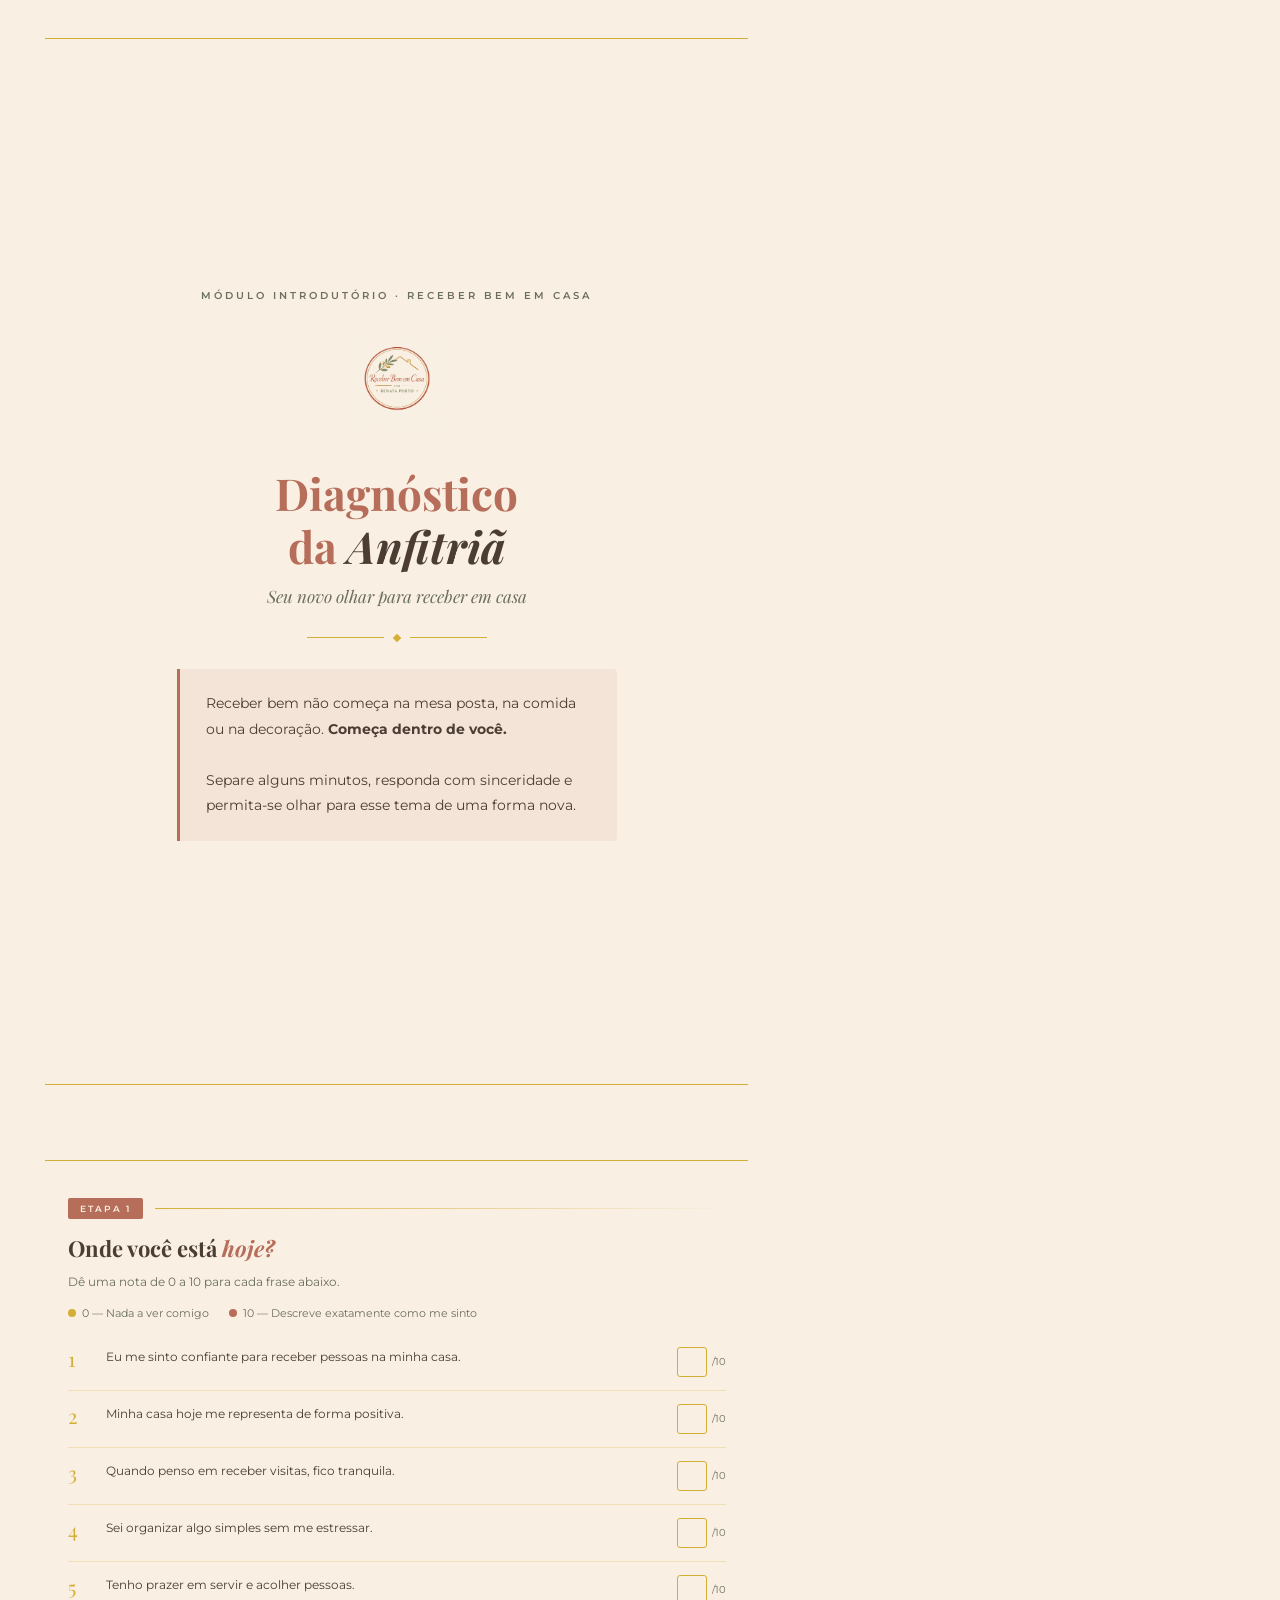
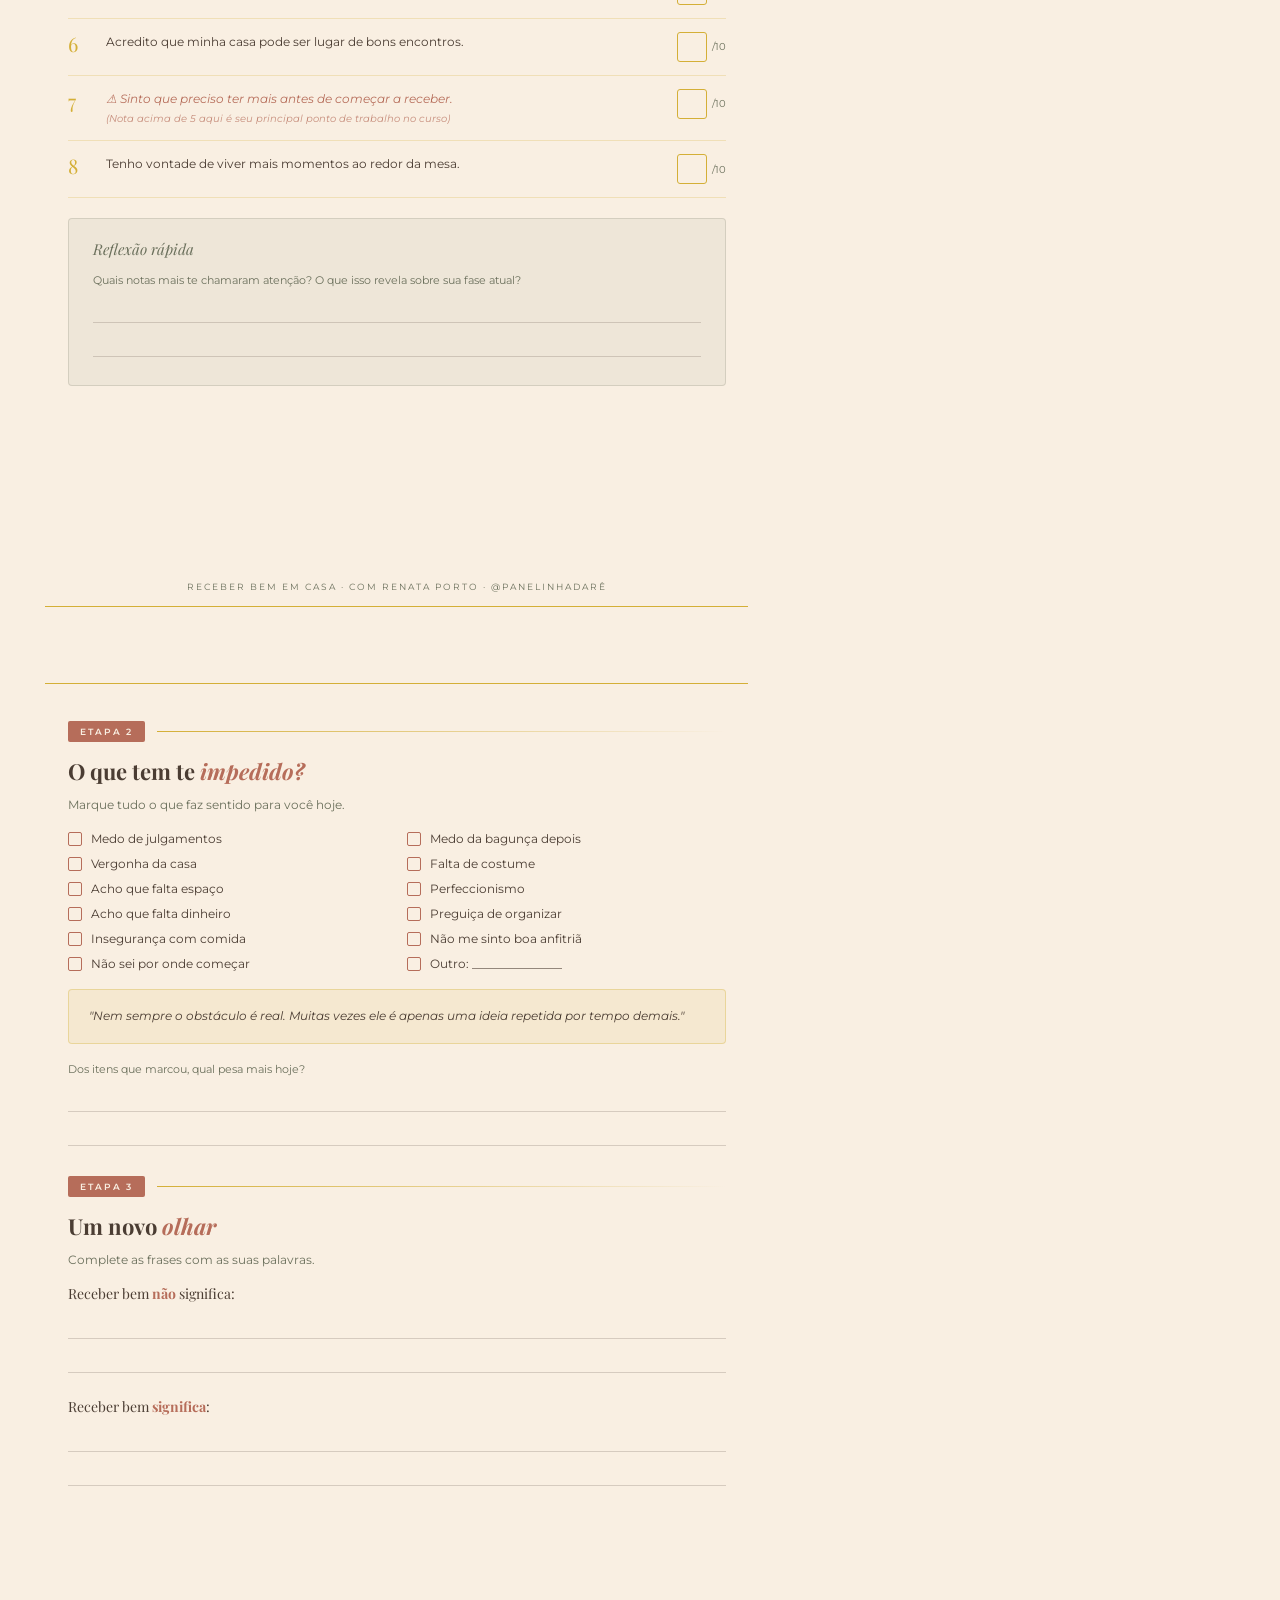
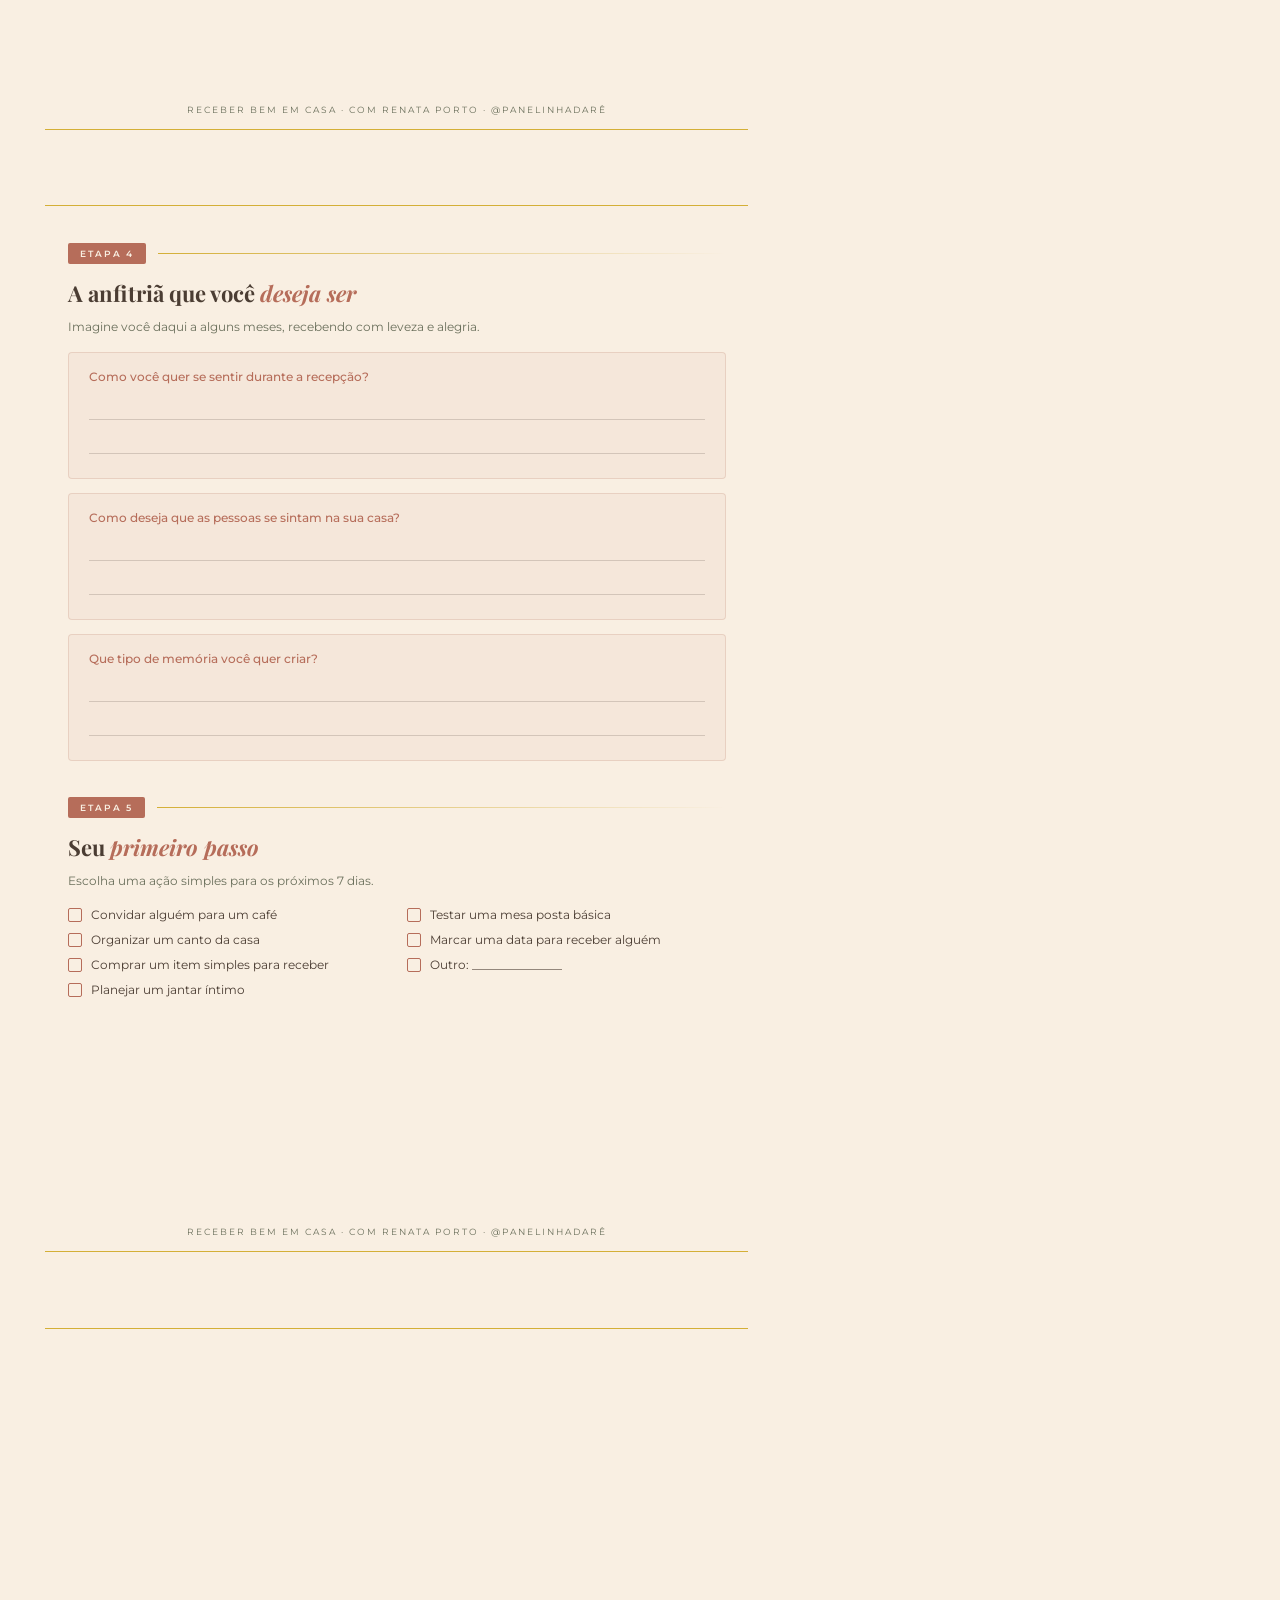
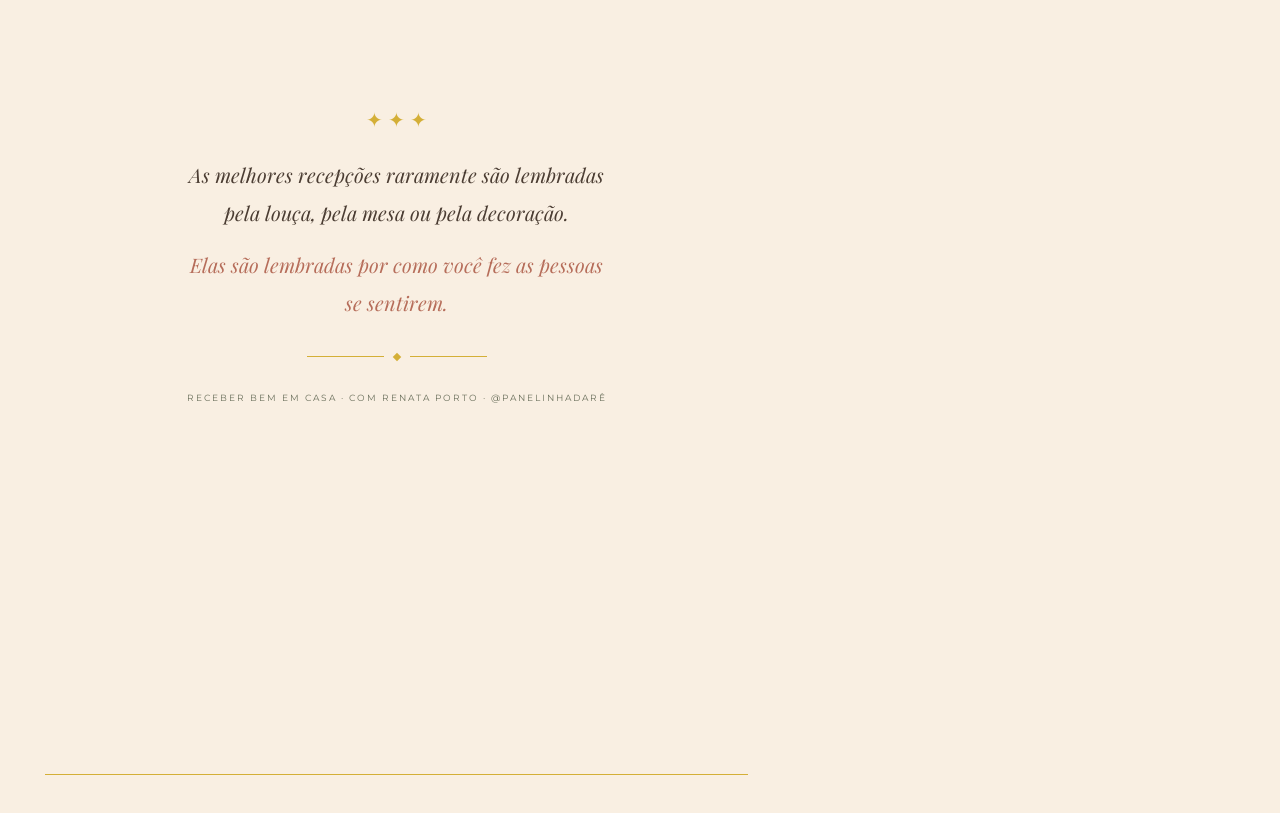
<file: receber bem em casa [tudo]/ferramenta-01-diagnostico.html>
<!DOCTYPE html>
<html lang="pt-BR">
<head>
  <meta charset="UTF-8" />
  <title>Diagnóstico da Anfitriã — Receber Bem em Casa</title>
  <link href="https://fonts.googleapis.com/css2?family=Playfair+Display:ital,wght@0,400;0,600;0,700;1,400;1,600&family=Montserrat:wght@300;400;500;600&display=swap" rel="stylesheet"/>
  <style>
    * { box-sizing: border-box; margin: 0; padding: 0; }

    @page { size: A4; margin: 0; }

    body {
      font-family: 'Montserrat', sans-serif;
      color: #4B3D33;
      background: #F9EFE2;
      -webkit-print-color-adjust: exact;
      print-color-adjust: exact;
    }

    .page {
      width: 210mm;
      height: 297mm;
      background: #F9EFE2;
      padding: 20mm 18mm 18mm 18mm;
      page-break-after: always;
      overflow: hidden;
      position: relative;
    }

    .page::before {
      content: '';
      position: absolute;
      top: 10mm; left: 12mm; right: 12mm;
      height: 1px;
      background: #D4AF37;
    }
    .page::after {
      content: '';
      position: absolute;
      bottom: 10mm; left: 12mm; right: 12mm;
      height: 1px;
      background: #D4AF37;
    }

    /* CAPA */
    .cover {
      height: 100%;
      display: flex;
      flex-direction: column;
      align-items: center;
      justify-content: center;
      text-align: center;
    }

    .modulo-tag {
      font-size: 10px;
      font-weight: 600;
      letter-spacing: 3px;
      text-transform: uppercase;
      color: #6B705C;
      margin-bottom: 20px;
    }

    .logo-img { width: 260px; margin-bottom: 28px; }

    .cover h1 {
      font-family: 'Playfair Display', serif;
      font-size: 44px;
      font-weight: 700;
      color: #B66D5A;
      line-height: 1.2;
      margin-bottom: 12px;
    }
    .cover h1 em { font-style: italic; color: #4B3D33; }

    .subtitulo {
      font-family: 'Playfair Display', serif;
      font-style: italic;
      font-size: 17px;
      color: #6B705C;
      margin-bottom: 28px;
    }

    .divisor {
      display: flex; align-items: center; gap: 10px;
      width: 180px; margin: 0 auto 28px;
    }
    .divisor span { flex: 1; height: 1px; background: #D4AF37; }
    .diamond { width: 6px; height: 6px; background: #D4AF37; transform: rotate(45deg); }

    .intro-box {
      background: rgba(182,109,90,0.08);
      border-left: 3px solid #B66D5A;
      padding: 22px 26px;
      text-align: left;
      border-radius: 0 4px 4px 0;
      max-width: 440px;
    }
    .intro-box p { font-size: 13.5px; line-height: 1.9; color: #4B3D33; }

    /* SEÇÕES */
    .section-header {
      display: flex; align-items: center; gap: 12px; margin-bottom: 14px;
    }
    .etapa-badge {
      background: #B66D5A; color: #F9EFE2;
      font-size: 9px; font-weight: 600;
      letter-spacing: 2px; text-transform: uppercase;
      padding: 5px 12px; border-radius: 2px; white-space: nowrap;
    }
    .section-line {
      flex: 1; height: 1px;
      background: linear-gradient(to right, #D4AF37, transparent);
    }

    h2 {
      font-family: 'Playfair Display', serif;
      font-size: 22px; color: #4B3D33; margin-bottom: 10px;
    }
    h2 em { color: #B66D5A; font-style: italic; }

    .lead { font-size: 11.5px; color: #6B705C; line-height: 1.7; margin-bottom: 14px; }

    /* ESCALA */
    .scale-legend {
      display: flex; gap: 20px; margin-bottom: 14px; font-size: 10.5px; color: #6B705C;
    }
    .scale-legend span { display: flex; align-items: center; gap: 6px; }
    .dot { width: 8px; height: 8px; border-radius: 50%; }
    .dot-low { background: #D4AF37; }
    .dot-high { background: #B66D5A; }

    .questao {
      display: flex; align-items: flex-start; gap: 14px;
      padding: 13px 0;
      border-bottom: 1px solid rgba(212,175,55,0.25);
    }
    .questao:last-of-type { border-bottom: none; }

    .questao-num {
      font-family: 'Playfair Display', serif;
      font-size: 20px; color: #D4AF37;
      min-width: 24px; line-height: 1; margin-top: 2px;
    }
    .questao-text { flex: 1; font-size: 12px; line-height: 1.6; color: #4B3D33; }
    .questao-text.atencao { color: #B66D5A; font-style: italic; }

    .questao-nota { display: flex; align-items: center; gap: 5px; flex-shrink: 0; }
    .nota-box {
      width: 30px; height: 30px;
      border: 1px solid #D4AF37; border-radius: 3px;
      font-family: 'Playfair Display', serif; font-size: 11px; color: #B66D5A;
    }
    .nota-label { font-size: 10px; color: #6B705C; }

    /* REFLEXÃO */
    .reflexao-box {
      background: rgba(107,112,92,0.07);
      border: 1px solid rgba(107,112,92,0.2);
      border-radius: 4px; padding: 20px 24px; margin-top: 20px;
    }
    .rbox-title {
      font-family: 'Playfair Display', serif;
      font-style: italic; font-size: 15px; color: #6B705C; margin-bottom: 14px;
    }

    .linha-escrita {
      border-bottom: 1px solid rgba(75,61,51,0.2);
      min-height: 26px; margin-bottom: 8px;
    }
    .linha-label { font-size: 11px; color: #6B705C; margin-bottom: 10px; margin-top: 2px; }

    /* CHECKLIST */
    .checklist { display: grid; grid-template-columns: 1fr 1fr; gap: 10px 20px; margin: 16px 0; }
    .check-item { display: flex; align-items: center; gap: 9px; font-size: 12px; color: #4B3D33; }
    .check-box { width: 14px; height: 14px; border: 1.5px solid #B66D5A; border-radius: 2px; flex-shrink: 0; }

    /* CALLOUT */
    .callout {
      background: rgba(212,175,55,0.10);
      border: 1px solid rgba(212,175,55,0.35);
      border-radius: 4px; padding: 16px 20px; margin: 18px 0;
      font-size: 12px; font-style: italic; color: #4B3D33; line-height: 1.7;
    }

    /* FRASES */
    .frase-aberta { margin-bottom: 24px; }
    .frase-titulo { font-family: 'Playfair Display', serif; font-size: 14px; color: #4B3D33; margin-bottom: 10px; }
    .frase-titulo strong { color: #B66D5A; }

    /* VISÃO */
    .visao-card {
      background: rgba(182,109,90,0.05);
      border: 1px solid rgba(182,109,90,0.20);
      border-radius: 4px; padding: 16px 20px; margin-bottom: 14px;
    }
    .visao-pergunta { font-size: 12px; font-weight: 500; color: #B66D5A; margin-bottom: 10px; }

    /* AÇÃO */
    .acao-grid { display: grid; grid-template-columns: 1fr 1fr; gap: 10px 20px; margin: 16px 0; }

    /* RODAPÉ */
    .rodape-pg {
      position: absolute;
      bottom: 14mm; left: 0; right: 0;
      text-align: center; font-size: 8.5px;
      color: #6B705C; letter-spacing: 2px; text-transform: uppercase;
    }

    .gap { height: 14px; }
    .gap-lg { height: 22px; }
  </style>
</head>
<body>

<!-- CAPA -->
<div class="page">
  <div class="cover">
    <div class="modulo-tag">Módulo Introdutório · Receber Bem em Casa</div>
    <img class="logo-img" src="[data-uri]" alt="Receber Bem em Casa" />
    <h1>Diagnóstico<br>da <em>Anfitriã</em></h1>
    <div class="subtitulo">Seu novo olhar para receber em casa</div>
    <div class="divisor"><span></span><div class="diamond"></div><span></span></div>
    <div class="intro-box">
      <p>Receber bem não começa na mesa posta, na comida ou na decoração. <strong>Começa dentro de você.</strong><br><br>
      Separe alguns minutos, responda com sinceridade e permita-se olhar para esse tema de uma forma nova.</p>
    </div>
  </div>
</div>

<!-- PÁGINA 2: ETAPA 1 -->
<div class="page">
  <div class="section-header">
    <div class="etapa-badge">Etapa 1</div>
    <div class="section-line"></div>
  </div>
  <h2>Onde você está <em>hoje?</em></h2>
  <p class="lead">Dê uma nota de 0 a 10 para cada frase abaixo.</p>

  <div class="scale-legend">
    <span><span class="dot dot-low"></span> 0 — Nada a ver comigo</span>
    <span><span class="dot dot-high"></span> 10 — Descreve exatamente como me sinto</span>
  </div>

  <div class="questao">
    <div class="questao-num">1</div>
    <div class="questao-text">Eu me sinto confiante para receber pessoas na minha casa.</div>
    <div class="questao-nota"><div class="nota-box"></div><div class="nota-label">/10</div></div>
  </div>
  <div class="questao">
    <div class="questao-num">2</div>
    <div class="questao-text">Minha casa hoje me representa de forma positiva.</div>
    <div class="questao-nota"><div class="nota-box"></div><div class="nota-label">/10</div></div>
  </div>
  <div class="questao">
    <div class="questao-num">3</div>
    <div class="questao-text">Quando penso em receber visitas, fico tranquila.</div>
    <div class="questao-nota"><div class="nota-box"></div><div class="nota-label">/10</div></div>
  </div>
  <div class="questao">
    <div class="questao-num">4</div>
    <div class="questao-text">Sei organizar algo simples sem me estressar.</div>
    <div class="questao-nota"><div class="nota-box"></div><div class="nota-label">/10</div></div>
  </div>
  <div class="questao">
    <div class="questao-num">5</div>
    <div class="questao-text">Tenho prazer em servir e acolher pessoas.</div>
    <div class="questao-nota"><div class="nota-box"></div><div class="nota-label">/10</div></div>
  </div>
  <div class="questao">
    <div class="questao-num">6</div>
    <div class="questao-text">Acredito que minha casa pode ser lugar de bons encontros.</div>
    <div class="questao-nota"><div class="nota-box"></div><div class="nota-label">/10</div></div>
  </div>
  <div class="questao">
    <div class="questao-num">7</div>
    <div class="questao-text atencao">⚠ Sinto que preciso ter mais antes de começar a receber.<br><small style="font-size:10px;opacity:.75">(Nota acima de 5 aqui é seu principal ponto de trabalho no curso)</small></div>
    <div class="questao-nota"><div class="nota-box"></div><div class="nota-label">/10</div></div>
  </div>
  <div class="questao">
    <div class="questao-num">8</div>
    <div class="questao-text">Tenho vontade de viver mais momentos ao redor da mesa.</div>
    <div class="questao-nota"><div class="nota-box"></div><div class="nota-label">/10</div></div>
  </div>

  <div class="reflexao-box">
    <div class="rbox-title">Reflexão rápida</div>
    <div class="linha-label">Quais notas mais te chamaram atenção? O que isso revela sobre sua fase atual?</div>
    <div class="linha-escrita"></div>
    <div class="linha-escrita"></div>
  </div>

  <div class="rodape-pg">Receber Bem em Casa · com Renata Porto · @panelinhadarê</div>
</div>

<!-- PÁGINA 3: ETAPA 2 + 3 -->
<div class="page">
  <div class="section-header">
    <div class="etapa-badge">Etapa 2</div>
    <div class="section-line"></div>
  </div>
  <h2>O que tem te <em>impedido?</em></h2>
  <p class="lead">Marque tudo o que faz sentido para você hoje.</p>

  <div class="checklist">
    <div class="check-item"><div class="check-box"></div> Medo de julgamentos</div>
    <div class="check-item"><div class="check-box"></div> Medo da bagunça depois</div>
    <div class="check-item"><div class="check-box"></div> Vergonha da casa</div>
    <div class="check-item"><div class="check-box"></div> Falta de costume</div>
    <div class="check-item"><div class="check-box"></div> Acho que falta espaço</div>
    <div class="check-item"><div class="check-box"></div> Perfeccionismo</div>
    <div class="check-item"><div class="check-box"></div> Acho que falta dinheiro</div>
    <div class="check-item"><div class="check-box"></div> Preguiça de organizar</div>
    <div class="check-item"><div class="check-box"></div> Insegurança com comida</div>
    <div class="check-item"><div class="check-box"></div> Não me sinto boa anfitriã</div>
    <div class="check-item"><div class="check-box"></div> Não sei por onde começar</div>
    <div class="check-item"><div class="check-box"></div> Outro: _______________</div>
  </div>

  <div class="callout">
    "Nem sempre o obstáculo é real. Muitas vezes ele é apenas uma ideia repetida por tempo demais."
  </div>

  <div class="linha-label">Dos itens que marcou, qual pesa mais hoje?</div>
  <div class="linha-escrita"></div>
  <div class="linha-escrita"></div>

  <div class="gap-lg"></div>

  <div class="section-header">
    <div class="etapa-badge">Etapa 3</div>
    <div class="section-line"></div>
  </div>
  <h2>Um novo <em>olhar</em></h2>
  <p class="lead">Complete as frases com as suas palavras.</p>

  <div class="frase-aberta">
    <div class="frase-titulo">Receber bem <strong>não</strong> significa:</div>
    <div class="linha-escrita"></div>
    <div class="linha-escrita"></div>
  </div>

  <div class="frase-aberta">
    <div class="frase-titulo">Receber bem <strong>significa</strong>:</div>
    <div class="linha-escrita"></div>
    <div class="linha-escrita"></div>
  </div>

  <div class="rodape-pg">Receber Bem em Casa · com Renata Porto · @panelinhadarê</div>
</div>

<!-- PÁGINA 4: ETAPA 4 + 5 -->
<div class="page">
  <div class="section-header">
    <div class="etapa-badge">Etapa 4</div>
    <div class="section-line"></div>
  </div>
  <h2>A anfitriã que você <em>deseja ser</em></h2>
  <p class="lead">Imagine você daqui a alguns meses, recebendo com leveza e alegria.</p>

  <div class="visao-card">
    <div class="visao-pergunta">Como você quer se sentir durante a recepção?</div>
    <div class="linha-escrita"></div>
    <div class="linha-escrita"></div>
  </div>
  <div class="visao-card">
    <div class="visao-pergunta">Como deseja que as pessoas se sintam na sua casa?</div>
    <div class="linha-escrita"></div>
    <div class="linha-escrita"></div>
  </div>
  <div class="visao-card">
    <div class="visao-pergunta">Que tipo de memória você quer criar?</div>
    <div class="linha-escrita"></div>
    <div class="linha-escrita"></div>
  </div>

  <div class="gap-lg"></div>

  <div class="section-header">
    <div class="etapa-badge">Etapa 5</div>
    <div class="section-line"></div>
  </div>
  <h2>Seu <em>primeiro passo</em></h2>
  <p class="lead">Escolha uma ação simples para os próximos 7 dias.</p>

  <div class="acao-grid">
    <div class="check-item"><div class="check-box"></div> Convidar alguém para um café</div>
    <div class="check-item"><div class="check-box"></div> Testar uma mesa posta básica</div>
    <div class="check-item"><div class="check-box"></div> Organizar um canto da casa</div>
    <div class="check-item"><div class="check-box"></div> Marcar uma data para receber alguém</div>
    <div class="check-item"><div class="check-box"></div> Comprar um item simples para receber</div>
    <div class="check-item"><div class="check-box"></div> Outro: _______________</div>
    <div class="check-item"><div class="check-box"></div> Planejar um jantar íntimo</div>
  </div>

  <div class="rodape-pg">Receber Bem em Casa · com Renata Porto · @panelinhadarê</div>
</div>

<!-- PÁGINA 5: MENSAGEM FINAL -->
<div class="page">
  <div style="height:100%; display:flex; flex-direction:column; align-items:center; justify-content:center; text-align:center;">
    <div style="font-size:20px; color:#D4AF37; margin-bottom:24px;">✦ ✦ ✦</div>
    <p style="font-family:'Playfair Display',serif; font-style:italic; font-size:20px; color:#4B3D33; line-height:1.9; max-width:420px; margin-bottom:14px;">
      As melhores recepções raramente são lembradas pela louça, pela mesa ou pela decoração.
    </p>
    <p style="font-family:'Playfair Display',serif; font-style:italic; font-size:20px; color:#B66D5A; line-height:1.9; max-width:420px;">
      Elas são lembradas por como você fez as pessoas se sentirem.
    </p>
    <div class="divisor" style="margin:32px auto;"><span></span><div class="diamond"></div><span></span></div>
    <div style="font-size:9px; color:#6B705C; letter-spacing:2px; text-transform:uppercase;">Receber Bem em Casa · com Renata Porto · @panelinhadarê</div>
  </div>
</div>

</body>
</html>
</file>
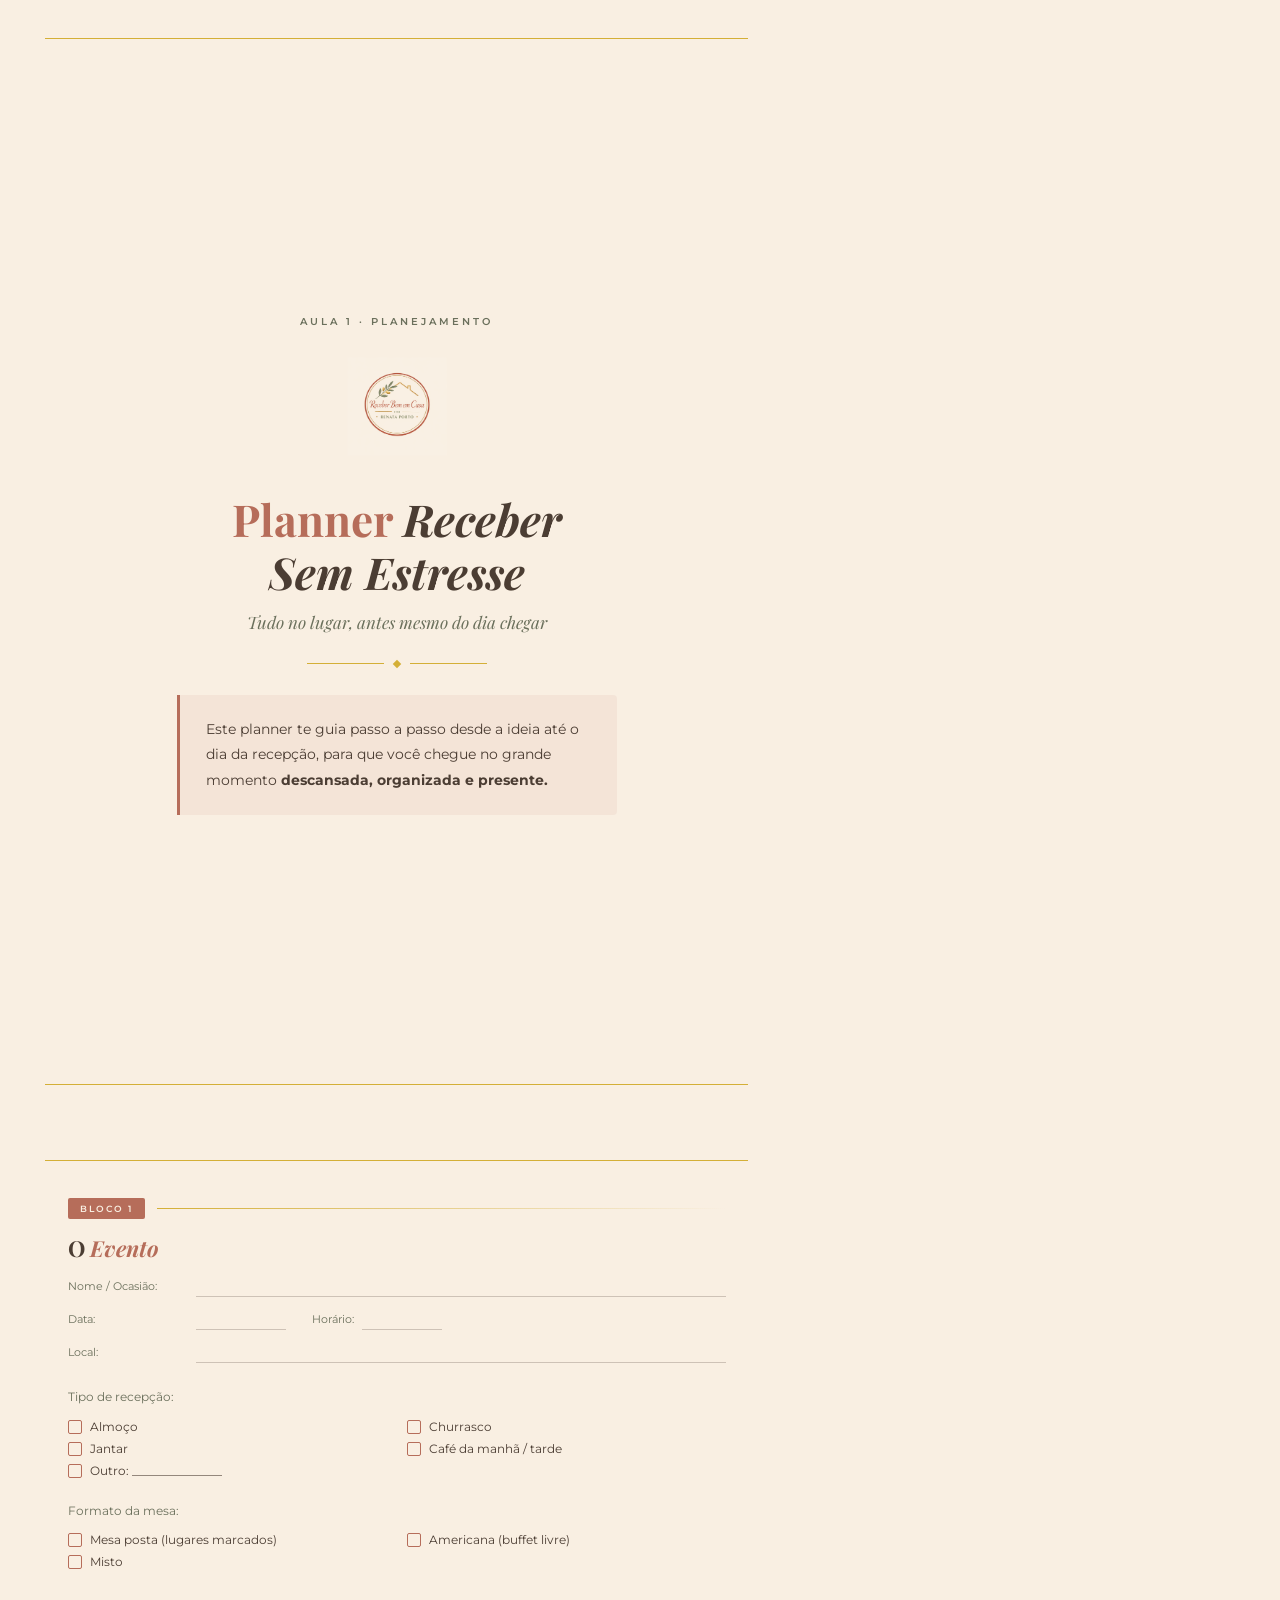
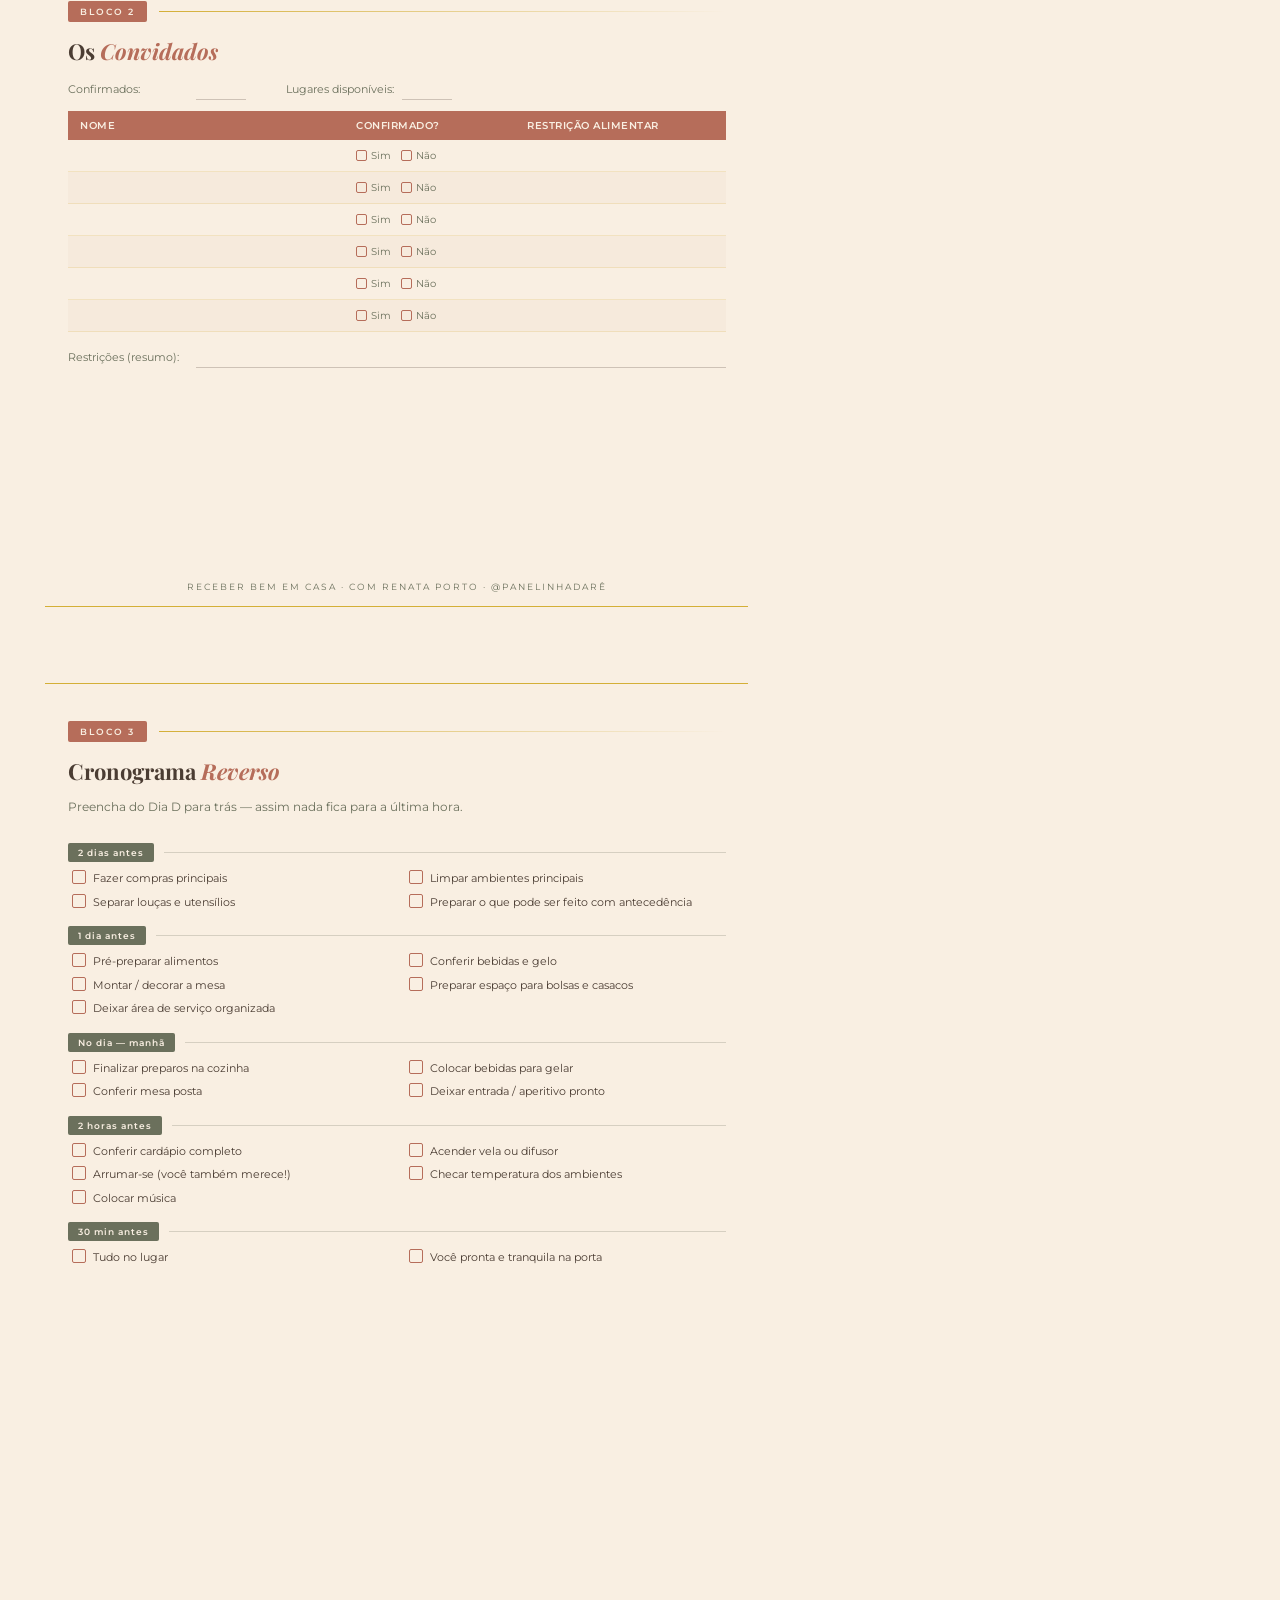
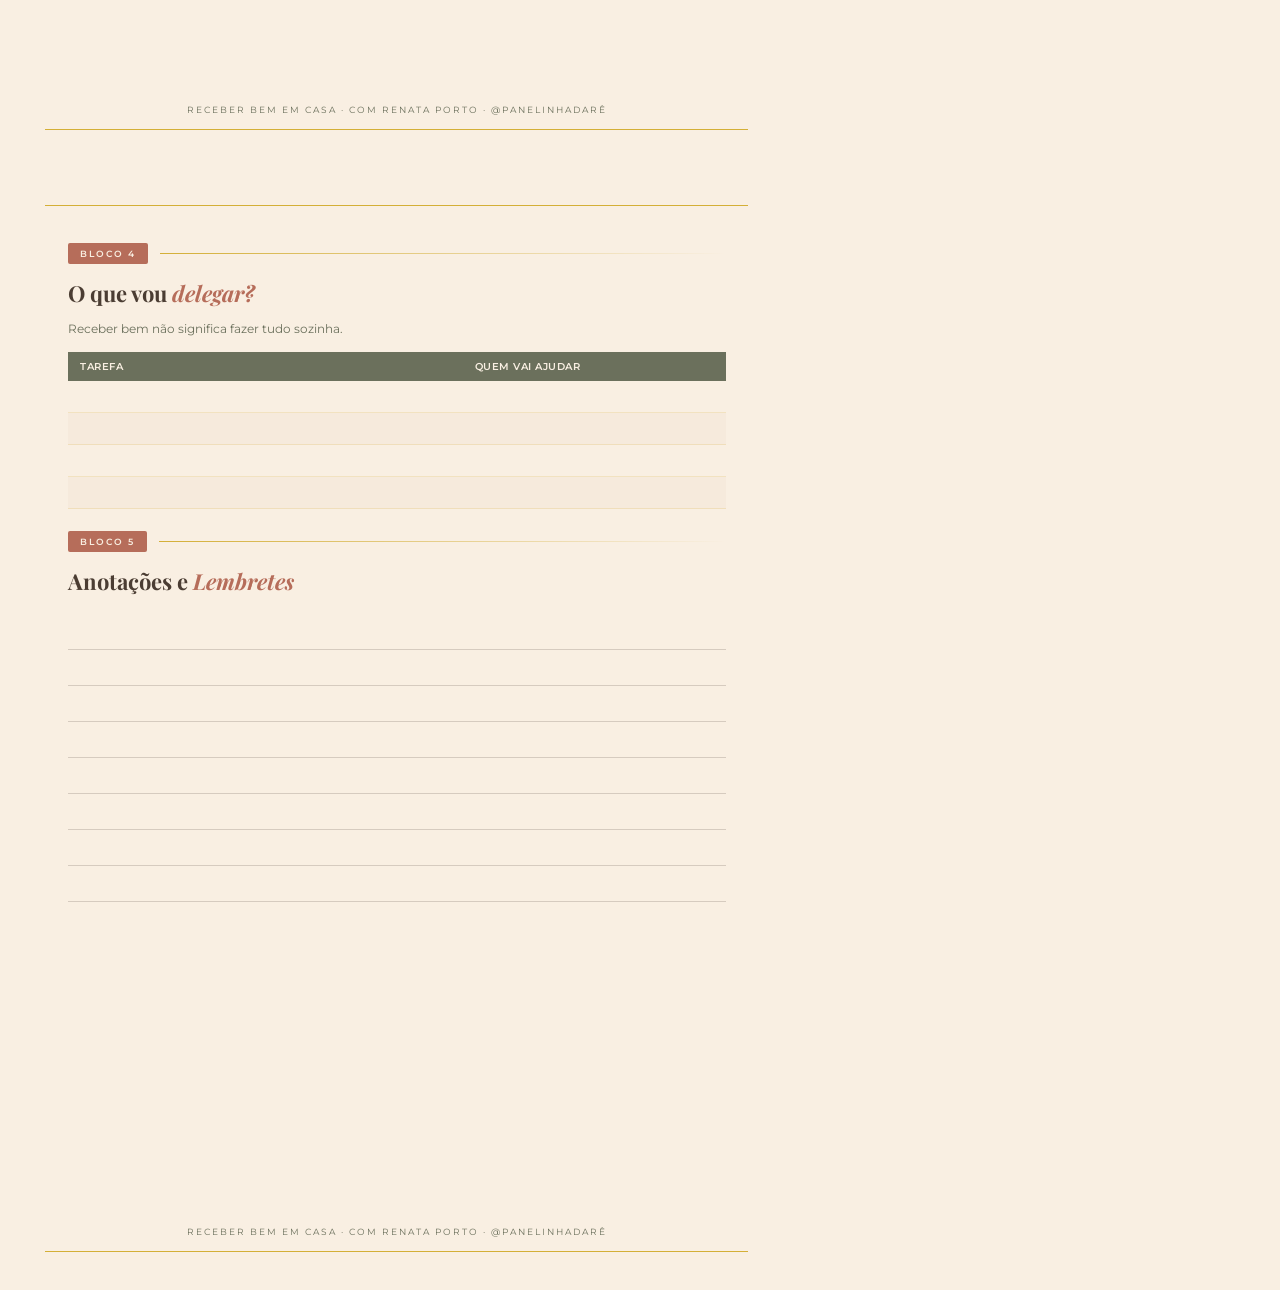
<file: receber bem em casa [tudo]/ferramenta-02-planner.html>
<!DOCTYPE html>
<html lang="pt-BR">
<head>
  <meta charset="UTF-8" />
  <title>Planner Receber Sem Estresse</title>
  <link href="https://fonts.googleapis.com/css2?family=Playfair+Display:ital,wght@0,400;0,600;0,700;1,400;1,600&family=Montserrat:wght@300;400;500;600&display=swap" rel="stylesheet"/>
  <style>
    * { box-sizing: border-box; margin: 0; padding: 0; }

    @page { size: A4; margin: 0; }

    body {
      font-family: 'Montserrat', sans-serif;
      color: #4B3D33;
      background: #F9EFE2;
      -webkit-print-color-adjust: exact;
      print-color-adjust: exact;
    }

    .page {
      width: 210mm;
      height: 297mm;
      background: #F9EFE2;
      padding: 20mm 18mm 18mm 18mm;
      page-break-after: always;
      overflow: hidden;
      position: relative;
    }

    .page::before {
      content: '';
      position: absolute;
      top: 10mm; left: 12mm; right: 12mm;
      height: 1px;
      background: #D4AF37;
    }
    .page::after {
      content: '';
      position: absolute;
      bottom: 10mm; left: 12mm; right: 12mm;
      height: 1px;
      background: #D4AF37;
    }

    /* CAPA */
    .cover {
      height: 100%;
      display: flex;
      flex-direction: column;
      align-items: center;
      justify-content: center;
      text-align: center;
    }

    .modulo-tag {
      font-size: 10px;
      font-weight: 600;
      letter-spacing: 3px;
      text-transform: uppercase;
      color: #6B705C;
      margin-bottom: 20px;
    }

    .logo-img {
      width: 260px;
      margin-bottom: 28px;
    }

    .cover h1 {
      font-family: 'Playfair Display', serif;
      font-size: 44px;
      font-weight: 700;
      color: #B66D5A;
      line-height: 1.2;
      margin-bottom: 12px;
    }

    .cover h1 em { font-style: italic; color: #4B3D33; }

    .subtitulo {
      font-family: 'Playfair Display', serif;
      font-style: italic;
      font-size: 17px;
      color: #6B705C;
      margin-bottom: 28px;
    }

    .divisor {
      display: flex;
      align-items: center;
      gap: 10px;
      width: 180px;
      margin: 0 auto 28px;
    }
    .divisor span { flex: 1; height: 1px; background: #D4AF37; }
    .diamond { width: 6px; height: 6px; background: #D4AF37; transform: rotate(45deg); }

    .intro-box {
      background: rgba(182,109,90,0.08);
      border-left: 3px solid #B66D5A;
      padding: 22px 26px;
      text-align: left;
      border-radius: 0 4px 4px 0;
      max-width: 440px;
    }
    .intro-box p { font-size: 13.5px; line-height: 1.9; color: #4B3D33; }

    /* PÁGINAS INTERNAS */
    .section-header {
      display: flex;
      align-items: center;
      gap: 12px;
      margin-bottom: 14px;
    }

    .bloco-badge {
      background: #B66D5A;
      color: #F9EFE2;
      font-size: 9px;
      font-weight: 600;
      letter-spacing: 2px;
      text-transform: uppercase;
      padding: 5px 12px;
      border-radius: 2px;
      white-space: nowrap;
    }

    .section-line {
      flex: 1; height: 1px;
      background: linear-gradient(to right, #D4AF37, transparent);
    }

    h2 {
      font-family: 'Playfair Display', serif;
      font-size: 22px;
      color: #4B3D33;
      margin-bottom: 12px;
    }
    h2 em { color: #B66D5A; font-style: italic; }

    .lead { font-size: 11.5px; color: #6B705C; line-height: 1.7; margin-bottom: 12px; }

    .campo-linha {
      display: flex; align-items: center; gap: 8px; margin-bottom: 11px;
    }
    .campo-linha label { font-size: 11px; color: #6B705C; white-space: nowrap; min-width: 120px; }
    .campo-linha .linha { flex: 1; border-bottom: 1px solid rgba(75,61,51,0.25); min-height: 22px; }

    .linha-escrita { border-bottom: 1px solid rgba(75,61,51,0.2); min-height: 28px; margin-bottom: 8px; }

    .opcoes-grid { display: grid; grid-template-columns: 1fr 1fr; gap: 8px 20px; margin: 10px 0; }
    .opcao-item { display: flex; align-items: center; gap: 8px; font-size: 11.5px; color: #4B3D33; }
    .check-box { width: 14px; height: 14px; border: 1.5px solid #B66D5A; border-radius: 2px; flex-shrink: 0; }

    table { width: 100%; border-collapse: collapse; font-size: 11px; }
    table thead th {
      padding: 9px 12px; text-align: left;
      font-size: 9.5px; font-weight: 600;
      letter-spacing: 0.5px; text-transform: uppercase;
    }
    table tbody tr { border-bottom: 1px solid rgba(212,175,55,0.2); }
    table tbody tr:nth-child(even) { background: rgba(182,109,90,0.04); }
    table tbody td { padding: 9px 12px; }

    .th-terracota { background: #B66D5A; color: #F9EFE2; }
    .th-oliva { background: #6B705C; color: #F9EFE2; }

    .mini-conf { display: flex; gap: 10px; font-size: 10px; color: #6B705C; }
    .mini-conf span { display: flex; align-items: center; gap: 4px; }
    .mini-check { width: 11px; height: 11px; border: 1px solid #B66D5A; border-radius: 2px; display: inline-block; }

    .crono-item { margin-bottom: 16px; }
    .crono-titulo { display: flex; align-items: center; gap: 10px; margin-bottom: 8px; }
    .crono-badge { background: #6B705C; color: #F9EFE2; font-size: 9px; font-weight: 600; letter-spacing: 1px; padding: 4px 10px; border-radius: 2px; white-space: nowrap; }
    .crono-linha { flex: 1; height: 1px; background: rgba(107,112,92,0.25); }
    .crono-checks { display: grid; grid-template-columns: 1fr 1fr; gap: 7px 20px; padding-left: 4px; }
    .crono-check { display: flex; align-items: flex-start; gap: 7px; font-size: 11px; color: #4B3D33; line-height: 1.5; }

    .rodape-pg {
      position: absolute;
      bottom: 14mm; left: 0; right: 0;
      text-align: center;
      font-size: 8.5px;
      color: #6B705C;
      letter-spacing: 2px;
      text-transform: uppercase;
    }

    .gap { height: 14px; }
    .gap-lg { height: 22px; }
  </style>
</head>
<body>

<!-- CAPA -->
<div class="page">
  <div class="cover">
    <div class="modulo-tag">Aula 1 · Planejamento</div>
    <img class="logo-img" src="[data-uri]" alt="Receber Bem em Casa" />
    <h1>Planner <em>Receber<br>Sem Estresse</em></h1>
    <div class="subtitulo">Tudo no lugar, antes mesmo do dia chegar</div>
    <div class="divisor"><span></span><div class="diamond"></div><span></span></div>
    <div class="intro-box">
      <p>Este planner te guia passo a passo desde a ideia até o dia da recepção,
      para que você chegue no grande momento <strong>descansada, organizada e presente.</strong></p>
    </div>
  </div>
</div>

<!-- PÁGINA 2: Bloco 1 + Bloco 2 -->
<div class="page">
  <!-- Bloco 1 -->
  <div class="section-header">
    <div class="bloco-badge">Bloco 1</div>
    <div class="section-line"></div>
  </div>
  <h2>O <em>Evento</em></h2>

  <div class="campo-linha"><label>Nome / Ocasião:</label><div class="linha"></div></div>
  <div class="campo-linha">
    <label>Data:</label><div class="linha" style="max-width:90px;"></div>
    <label style="min-width:60px;text-align:right;">Horário:</label><div class="linha" style="max-width:80px;"></div>
  </div>
  <div class="campo-linha"><label>Local:</label><div class="linha"></div></div>

  <div class="gap"></div>
  <p class="lead">Tipo de recepção:</p>
  <div class="opcoes-grid">
    <div class="opcao-item"><div class="check-box"></div> Almoço</div>
    <div class="opcao-item"><div class="check-box"></div> Churrasco</div>
    <div class="opcao-item"><div class="check-box"></div> Jantar</div>
    <div class="opcao-item"><div class="check-box"></div> Café da manhã / tarde</div>
    <div class="opcao-item"><div class="check-box"></div> Outro: _______________</div>
  </div>

  <div class="gap"></div>
  <p class="lead">Formato da mesa:</p>
  <div class="opcoes-grid">
    <div class="opcao-item"><div class="check-box"></div> Mesa posta (lugares marcados)</div>
    <div class="opcao-item"><div class="check-box"></div> Americana (buffet livre)</div>
    <div class="opcao-item"><div class="check-box"></div> Misto</div>
  </div>

  <div class="gap-lg"></div>

  <!-- Bloco 2 -->
  <div class="section-header">
    <div class="bloco-badge">Bloco 2</div>
    <div class="section-line"></div>
  </div>
  <h2>Os <em>Convidados</em></h2>

  <div class="campo-linha">
    <label>Confirmados:</label><div class="linha" style="max-width:50px;"></div>
    <label style="min-width:140px;text-align:right;">Lugares disponíveis:</label><div class="linha" style="max-width:50px;"></div>
  </div>

  <table>
    <thead>
      <tr>
        <th class="th-terracota" style="width:42%">Nome</th>
        <th class="th-terracota" style="width:26%">Confirmado?</th>
        <th class="th-terracota">Restrição alimentar</th>
      </tr>
    </thead>
    <tbody>
      <tr><td style="height:28px;"></td><td><div class="mini-conf"><span><span class="mini-check"></span> Sim</span><span><span class="mini-check"></span> Não</span></div></td><td></td></tr>
      <tr><td></td><td><div class="mini-conf"><span><span class="mini-check"></span> Sim</span><span><span class="mini-check"></span> Não</span></div></td><td></td></tr>
      <tr><td></td><td><div class="mini-conf"><span><span class="mini-check"></span> Sim</span><span><span class="mini-check"></span> Não</span></div></td><td></td></tr>
      <tr><td></td><td><div class="mini-conf"><span><span class="mini-check"></span> Sim</span><span><span class="mini-check"></span> Não</span></div></td><td></td></tr>
      <tr><td></td><td><div class="mini-conf"><span><span class="mini-check"></span> Sim</span><span><span class="mini-check"></span> Não</span></div></td><td></td></tr>
      <tr><td></td><td><div class="mini-conf"><span><span class="mini-check"></span> Sim</span><span><span class="mini-check"></span> Não</span></div></td><td></td></tr>
    </tbody>
  </table>

  <div class="gap"></div>
  <div class="campo-linha"><label>Restrições (resumo):</label><div class="linha"></div></div>

  <div class="rodape-pg">Receber Bem em Casa · com Renata Porto · @panelinhadarê</div>
</div>

<!-- PÁGINA 3: Cronograma -->
<div class="page">
  <div class="section-header">
    <div class="bloco-badge">Bloco 3</div>
    <div class="section-line"></div>
  </div>
  <h2>Cronograma <em>Reverso</em></h2>
  <p class="lead">Preencha do Dia D para trás — assim nada fica para a última hora.</p>
  <div class="gap"></div>

  <div class="crono-item">
    <div class="crono-titulo"><div class="crono-badge">2 dias antes</div><div class="crono-linha"></div></div>
    <div class="crono-checks">
      <div class="crono-check"><div class="check-box"></div> Fazer compras principais</div>
      <div class="crono-check"><div class="check-box"></div> Limpar ambientes principais</div>
      <div class="crono-check"><div class="check-box"></div> Separar louças e utensílios</div>
      <div class="crono-check"><div class="check-box"></div> Preparar o que pode ser feito com antecedência</div>
    </div>
  </div>

  <div class="crono-item">
    <div class="crono-titulo"><div class="crono-badge">1 dia antes</div><div class="crono-linha"></div></div>
    <div class="crono-checks">
      <div class="crono-check"><div class="check-box"></div> Pré-preparar alimentos</div>
      <div class="crono-check"><div class="check-box"></div> Conferir bebidas e gelo</div>
      <div class="crono-check"><div class="check-box"></div> Montar / decorar a mesa</div>
      <div class="crono-check"><div class="check-box"></div> Preparar espaço para bolsas e casacos</div>
      <div class="crono-check"><div class="check-box"></div> Deixar área de serviço organizada</div>
    </div>
  </div>

  <div class="crono-item">
    <div class="crono-titulo"><div class="crono-badge">No dia — manhã</div><div class="crono-linha"></div></div>
    <div class="crono-checks">
      <div class="crono-check"><div class="check-box"></div> Finalizar preparos na cozinha</div>
      <div class="crono-check"><div class="check-box"></div> Colocar bebidas para gelar</div>
      <div class="crono-check"><div class="check-box"></div> Conferir mesa posta</div>
      <div class="crono-check"><div class="check-box"></div> Deixar entrada / aperitivo pronto</div>
    </div>
  </div>

  <div class="crono-item">
    <div class="crono-titulo"><div class="crono-badge">2 horas antes</div><div class="crono-linha"></div></div>
    <div class="crono-checks">
      <div class="crono-check"><div class="check-box"></div> Conferir cardápio completo</div>
      <div class="crono-check"><div class="check-box"></div> Acender vela ou difusor</div>
      <div class="crono-check"><div class="check-box"></div> Arrumar-se (você também merece!)</div>
      <div class="crono-check"><div class="check-box"></div> Checar temperatura dos ambientes</div>
      <div class="crono-check"><div class="check-box"></div> Colocar música</div>
    </div>
  </div>

  <div class="crono-item">
    <div class="crono-titulo"><div class="crono-badge">30 min antes</div><div class="crono-linha"></div></div>
    <div class="crono-checks">
      <div class="crono-check"><div class="check-box"></div> Tudo no lugar</div>
      <div class="crono-check"><div class="check-box"></div> Você pronta e tranquila na porta</div>
    </div>
  </div>

  <div class="rodape-pg">Receber Bem em Casa · com Renata Porto · @panelinhadarê</div>
</div>

<!-- PÁGINA 4: Delegação + Anotações -->
<div class="page">
  <div class="section-header">
    <div class="bloco-badge">Bloco 4</div>
    <div class="section-line"></div>
  </div>
  <h2>O que vou <em>delegar?</em></h2>
  <p class="lead">Receber bem não significa fazer tudo sozinha.</p>

  <table>
    <thead>
      <tr>
        <th class="th-oliva" style="width:60%">Tarefa</th>
        <th class="th-oliva">Quem vai ajudar</th>
      </tr>
    </thead>
    <tbody>
      <tr><td style="height:32px;"></td><td></td></tr>
      <tr><td style="height:32px;"></td><td></td></tr>
      <tr><td style="height:32px;"></td><td></td></tr>
      <tr><td style="height:32px;"></td><td></td></tr>
    </tbody>
  </table>

  <div class="gap-lg"></div>

  <div class="section-header">
    <div class="bloco-badge">Bloco 5</div>
    <div class="section-line"></div>
  </div>
  <h2>Anotações e <em>Lembretes</em></h2>
  <div class="gap"></div>
  <div class="linha-escrita"></div>
  <div class="linha-escrita"></div>
  <div class="linha-escrita"></div>
  <div class="linha-escrita"></div>
  <div class="linha-escrita"></div>
  <div class="linha-escrita"></div>
  <div class="linha-escrita"></div>
  <div class="linha-escrita"></div>

  <div class="rodape-pg">Receber Bem em Casa · com Renata Porto · @panelinhadarê</div>
</div>

</body>
</html>
</file>
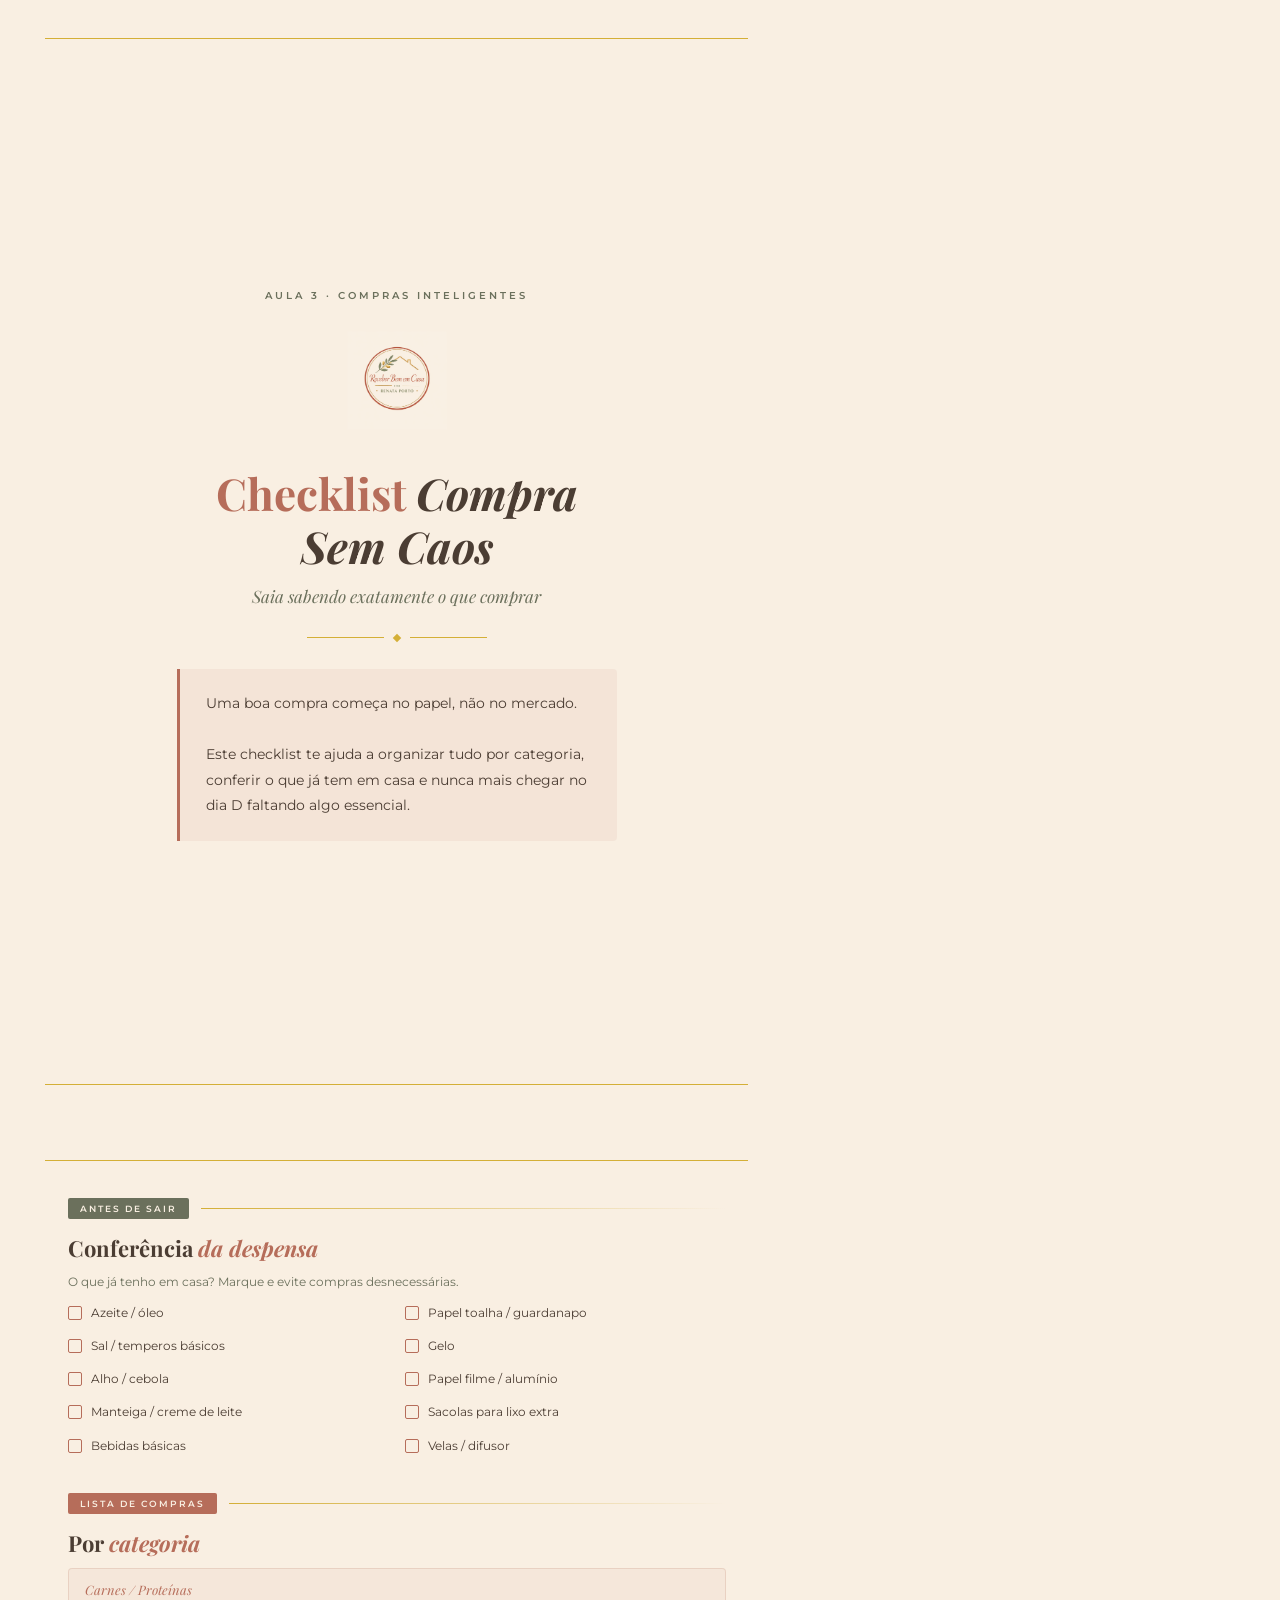
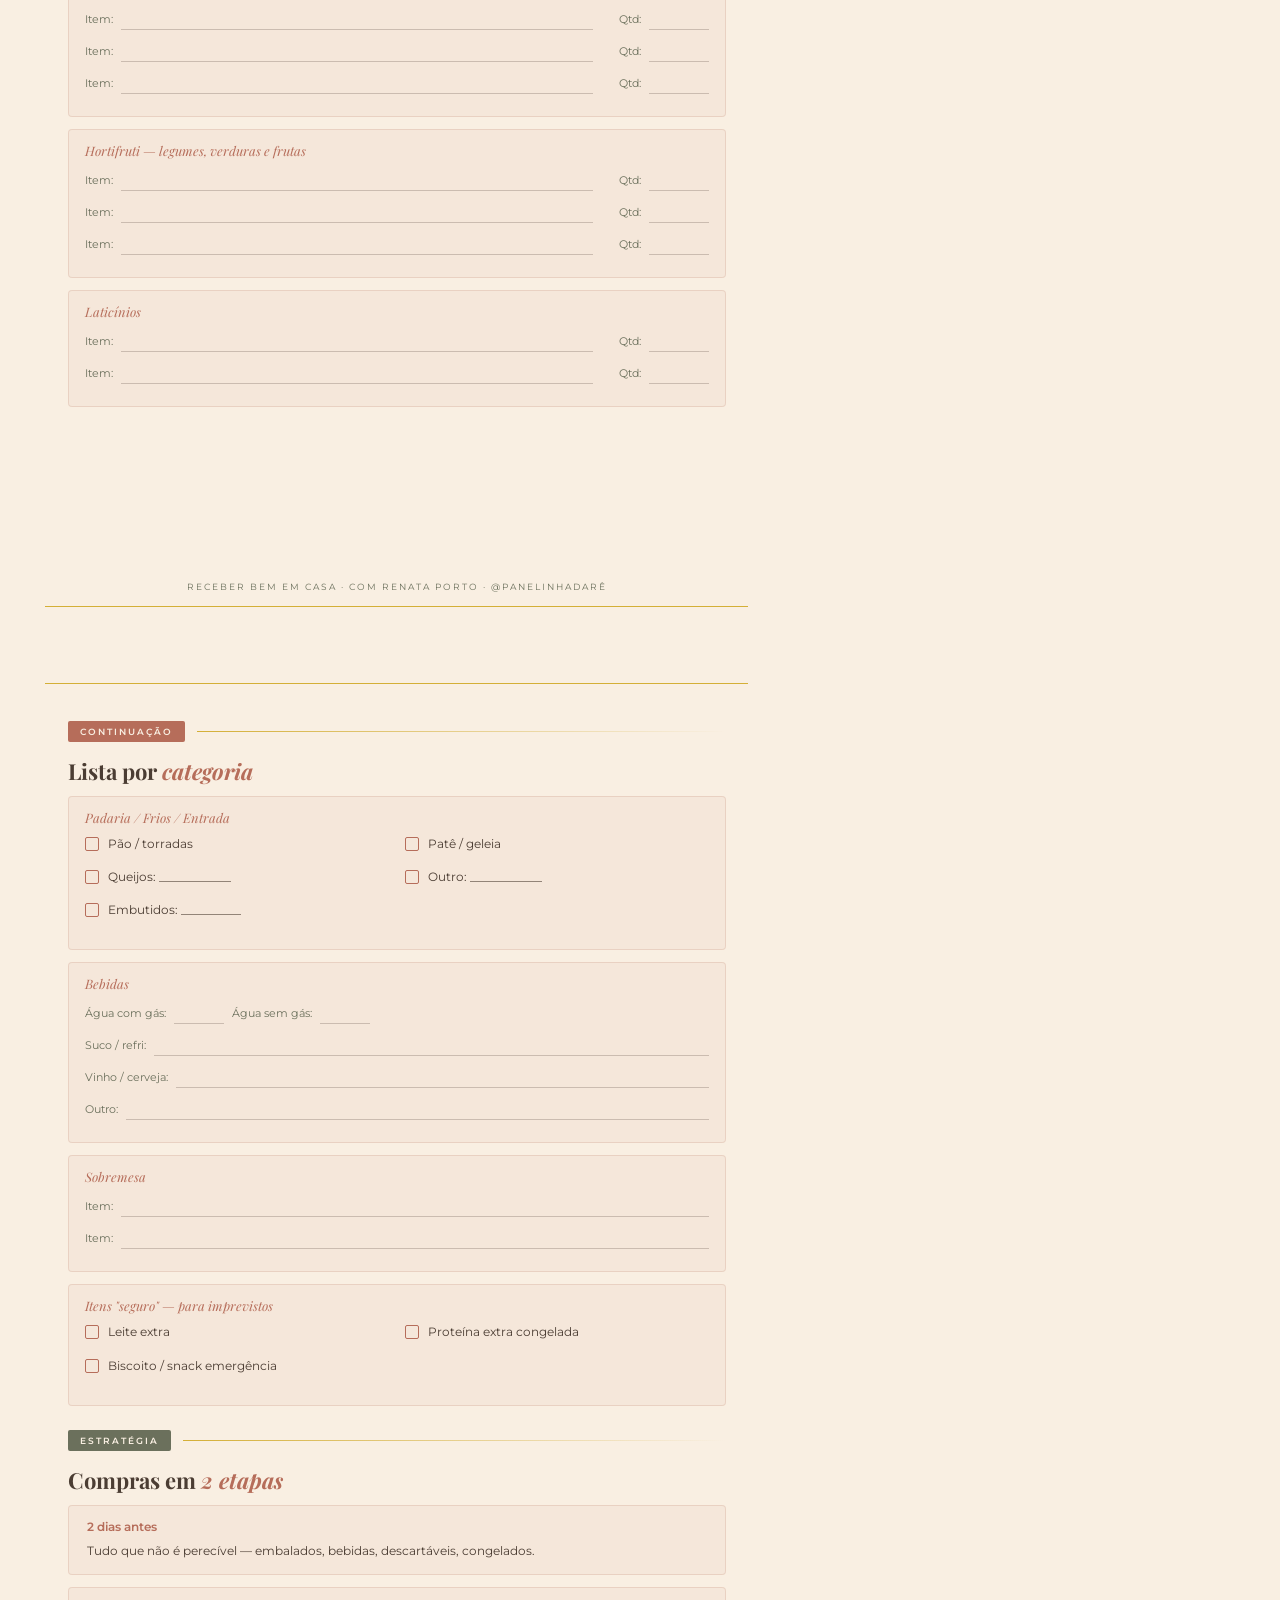
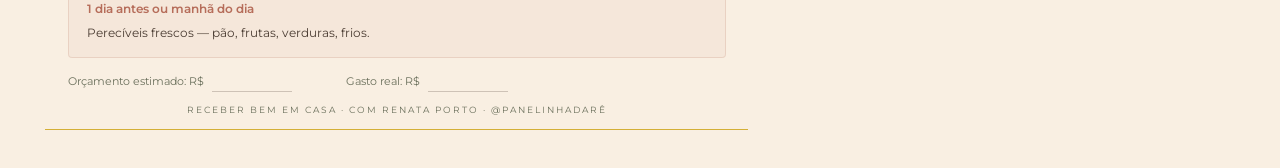
<file: receber bem em casa [tudo]/ferramenta-04-compras.html>
<!DOCTYPE html><html lang="pt-BR"><head><meta charset="UTF-8"/><title>Checklist Compra Sem Caos</title><link href="https://fonts.googleapis.com/css2?family=Playfair+Display:ital,wght@0,400;0,600;0,700;1,400;1,600&family=Montserrat:wght@300;400;500;600&display=swap" rel="stylesheet"/><style>
    * { box-sizing: border-box; margin: 0; padding: 0; }
    @page { size: A4; margin: 0; }
    body { font-family: "Montserrat", sans-serif; color: #4B3D33; background: #F9EFE2; -webkit-print-color-adjust: exact; print-color-adjust: exact; }
    .page { width: 210mm; height: 297mm; background: #F9EFE2; padding: 20mm 18mm 18mm 18mm; page-break-after: always; overflow: hidden; position: relative; }
    .page::before { content: ""; position: absolute; top: 10mm; left: 12mm; right: 12mm; height: 1px; background: #D4AF37; }
    .page::after { content: ""; position: absolute; bottom: 10mm; left: 12mm; right: 12mm; height: 1px; background: #D4AF37; }
    .cover { height: 100%; display: flex; flex-direction: column; align-items: center; justify-content: center; text-align: center; }
    .modulo-tag { font-size: 10px; font-weight: 600; letter-spacing: 3px; text-transform: uppercase; color: #6B705C; margin-bottom: 20px; }
    .logo-img { width: 260px; margin-bottom: 28px; }
    .cover h1 { font-family: "Playfair Display", serif; font-size: 44px; font-weight: 700; color: #B66D5A; line-height: 1.2; margin-bottom: 12px; }
    .cover h1 em { font-style: italic; color: #4B3D33; }
    .subtitulo { font-family: "Playfair Display", serif; font-style: italic; font-size: 17px; color: #6B705C; margin-bottom: 28px; }
    .divisor { display: flex; align-items: center; gap: 10px; width: 180px; margin: 0 auto 28px; }
    .divisor span { flex: 1; height: 1px; background: #D4AF37; }
    .diamond { width: 6px; height: 6px; background: #D4AF37; transform: rotate(45deg); }
    .intro-box { background: rgba(182,109,90,0.08); border-left: 3px solid #B66D5A; padding: 22px 26px; text-align: left; border-radius: 0 4px 4px 0; max-width: 440px; }
    .intro-box p { font-size: 13.5px; line-height: 1.9; color: #4B3D33; }
    .section-header { display: flex; align-items: center; gap: 12px; margin-bottom: 14px; }
    .badge { color: #F9EFE2; font-size: 9px; font-weight: 600; letter-spacing: 2px; text-transform: uppercase; padding: 5px 12px; border-radius: 2px; white-space: nowrap; }
    .badge-t { background: #B66D5A; }
    .badge-o { background: #6B705C; }
    .badge-d { background: #4B3D33; }
    .section-line { flex: 1; height: 1px; background: linear-gradient(to right, #D4AF37, transparent); }
    h2 { font-family: "Playfair Display", serif; font-size: 22px; color: #4B3D33; margin-bottom: 10px; }
    h2 em { color: #B66D5A; font-style: italic; }
    .lead { font-size: 11.5px; color: #6B705C; line-height: 1.7; margin-bottom: 12px; }
    .check-item { display: flex; align-items: flex-start; gap: 9px; font-size: 11.5px; color: #4B3D33; margin-bottom: 8px; line-height: 1.5; }
    .check-box { width: 14px; height: 14px; border: 1.5px solid #B66D5A; border-radius: 2px; flex-shrink: 0; margin-top: 1px; }
    .check-2col { display: grid; grid-template-columns: 1fr 1fr; gap: 8px 16px; margin: 10px 0; }
    .grupo { background: rgba(182,109,90,0.05); border: 1px solid rgba(182,109,90,0.18); border-radius: 4px; padding: 12px 16px; margin-bottom: 12px; }
    .grupo-titulo { font-family: "Playfair Display", serif; font-size: 13px; color: #B66D5A; margin-bottom: 10px; font-style: italic; }
    .campo-linha { display: flex; align-items: center; gap: 8px; margin-bottom: 10px; }
    .campo-linha label { font-size: 11px; color: #6B705C; white-space: nowrap; }
    .campo-linha .linha { flex: 1; border-bottom: 1px solid rgba(75,61,51,0.25); min-height: 22px; }
    .linha-escrita { border-bottom: 1px solid rgba(75,61,51,0.2); min-height: 26px; margin-bottom: 8px; }
    .callout { background: rgba(212,175,55,0.10); border: 1px solid rgba(212,175,55,0.35); border-radius: 4px; padding: 16px 20px; margin: 14px 0; font-size: 12px; font-style: italic; color: #4B3D33; line-height: 1.7; }
    .tabela { width: 100%; border-collapse: collapse; font-size: 11px; }
    .tabela thead th { padding: 8px 12px; text-align: left; font-size: 9px; font-weight: 600; letter-spacing: 0.5px; text-transform: uppercase; }
    .tabela tbody tr { border-bottom: 1px solid rgba(212,175,55,0.2); }
    .tabela tbody tr:nth-child(even) { background: rgba(182,109,90,0.04); }
    .tabela tbody td { padding: 9px 12px; }
    .th-t { background: #B66D5A; color: #F9EFE2; }
    .th-o { background: #6B705C; color: #F9EFE2; }
    .th-d { background: #4B3D33; color: #F9EFE2; }
    .visao-card { background: rgba(182,109,90,0.05); border: 1px solid rgba(182,109,90,0.18); border-radius: 4px; padding: 14px 18px; margin-bottom: 12px; }
    .visao-titulo { font-size: 11.5px; font-weight: 600; color: #B66D5A; margin-bottom: 8px; }
    .rodape-pg { position: absolute; bottom: 14mm; left: 0; right: 0; text-align: center; font-size: 8.5px; color: #6B705C; letter-spacing: 2px; text-transform: uppercase; }
    .gap { height: 12px; } .gap-lg { height: 20px; }
    .msg-final { text-align: center; margin-top: 32px; }
    .msg-final p { font-family: "Playfair Display", serif; font-style: italic; font-size: 16px; color: #4B3D33; line-height: 1.9; max-width: 400px; margin: 0 auto 10px; }
    .msg-final .destaque { color: #B66D5A; }
</style></head><body>

<div class="page">
  <div class="cover">
    <div class="modulo-tag">Aula 3 · Compras Inteligentes</div>
    <img class="logo-img" src="[data-uri]" alt="Logo"/>
    <h1>Checklist <em>Compra<br>Sem Caos</em></h1>
    <div class="subtitulo">Saia sabendo exatamente o que comprar</div>
    <div class="divisor"><span></span><div class="diamond"></div><span></span></div>
    <div class="intro-box"><p>Uma boa compra começa no papel, não no mercado.<br><br>Este checklist te ajuda a organizar tudo por categoria, conferir o que já tem em casa e nunca mais chegar no dia D faltando algo essencial.</p></div>
  </div>
</div>

<div class="page">
  <div class="section-header"><div class="badge badge-o">Antes de sair</div><div class="section-line"></div></div>
  <h2>Conferência <em>da despensa</em></h2>
  <p class="lead">O que já tenho em casa? Marque e evite compras desnecessárias.</p>
  <div class="check-2col">
    <div class="check-item"><div class="check-box"></div> Azeite / óleo</div>
    <div class="check-item"><div class="check-box"></div> Papel toalha / guardanapo</div>
    <div class="check-item"><div class="check-box"></div> Sal / temperos básicos</div>
    <div class="check-item"><div class="check-box"></div> Gelo</div>
    <div class="check-item"><div class="check-box"></div> Alho / cebola</div>
    <div class="check-item"><div class="check-box"></div> Papel filme / alumínio</div>
    <div class="check-item"><div class="check-box"></div> Manteiga / creme de leite</div>
    <div class="check-item"><div class="check-box"></div> Sacolas para lixo extra</div>
    <div class="check-item"><div class="check-box"></div> Bebidas básicas</div>
    <div class="check-item"><div class="check-box"></div> Velas / difusor</div>
  </div>

  <div class="gap-lg"></div>

  <div class="section-header"><div class="badge badge-t">Lista de compras</div><div class="section-line"></div></div>
  <h2>Por <em>categoria</em></h2>

  <div class="grupo">
    <div class="grupo-titulo">Carnes / Proteínas</div>
    <div class="campo-linha"><label>Item:</label><div class="linha"></div><label style="min-width:40px;text-align:right;">Qtd:</label><div class="linha" style="max-width:60px;"></div></div>
    <div class="campo-linha"><label>Item:</label><div class="linha"></div><label style="min-width:40px;text-align:right;">Qtd:</label><div class="linha" style="max-width:60px;"></div></div>
    <div class="campo-linha"><label>Item:</label><div class="linha"></div><label style="min-width:40px;text-align:right;">Qtd:</label><div class="linha" style="max-width:60px;"></div></div>
  </div>

  <div class="grupo">
    <div class="grupo-titulo">Hortifruti — legumes, verduras e frutas</div>
    <div class="campo-linha"><label>Item:</label><div class="linha"></div><label style="min-width:40px;text-align:right;">Qtd:</label><div class="linha" style="max-width:60px;"></div></div>
    <div class="campo-linha"><label>Item:</label><div class="linha"></div><label style="min-width:40px;text-align:right;">Qtd:</label><div class="linha" style="max-width:60px;"></div></div>
    <div class="campo-linha"><label>Item:</label><div class="linha"></div><label style="min-width:40px;text-align:right;">Qtd:</label><div class="linha" style="max-width:60px;"></div></div>
  </div>

  <div class="grupo">
    <div class="grupo-titulo">Laticínios</div>
    <div class="campo-linha"><label>Item:</label><div class="linha"></div><label style="min-width:40px;text-align:right;">Qtd:</label><div class="linha" style="max-width:60px;"></div></div>
    <div class="campo-linha"><label>Item:</label><div class="linha"></div><label style="min-width:40px;text-align:right;">Qtd:</label><div class="linha" style="max-width:60px;"></div></div>
  </div>

  <div class="rodape-pg">Receber Bem em Casa · com Renata Porto · @panelinhadarê</div>
</div>

<div class="page">
  <div class="section-header"><div class="badge badge-t">Continuação</div><div class="section-line"></div></div>
  <h2>Lista por <em>categoria</em></h2>

  <div class="grupo">
    <div class="grupo-titulo">Padaria / Frios / Entrada</div>
    <div class="check-2col">
      <div class="check-item"><div class="check-box"></div> Pão / torradas</div>
      <div class="check-item"><div class="check-box"></div> Patê / geleia</div>
      <div class="check-item"><div class="check-box"></div> Queijos: ____________</div>
      <div class="check-item"><div class="check-box"></div> Outro: ____________</div>
      <div class="check-item"><div class="check-box"></div> Embutidos: __________</div>
    </div>
  </div>

  <div class="grupo">
    <div class="grupo-titulo">Bebidas</div>
    <div class="campo-linha"><label>Água com gás:</label><div class="linha" style="max-width:50px;"></div><label style="min-width:80px;text-align:right;">Água sem gás:</label><div class="linha" style="max-width:50px;"></div></div>
    <div class="campo-linha"><label>Suco / refri:</label><div class="linha"></div></div>
    <div class="campo-linha"><label>Vinho / cerveja:</label><div class="linha"></div></div>
    <div class="campo-linha"><label>Outro:</label><div class="linha"></div></div>
  </div>

  <div class="grupo">
    <div class="grupo-titulo">Sobremesa</div>
    <div class="campo-linha"><label>Item:</label><div class="linha"></div></div>
    <div class="campo-linha"><label>Item:</label><div class="linha"></div></div>
  </div>

  <div class="grupo">
    <div class="grupo-titulo">Itens "seguro" — para imprevistos</div>
    <div class="check-2col">
      <div class="check-item"><div class="check-box"></div> Leite extra</div>
      <div class="check-item"><div class="check-box"></div> Proteína extra congelada</div>
      <div class="check-item"><div class="check-box"></div> Biscoito / snack emergência</div>
    </div>
  </div>

  <div class="gap"></div>
  <div class="section-header"><div class="badge badge-o">Estratégia</div><div class="section-line"></div></div>
  <h2>Compras em <em>2 etapas</em></h2>
  <div class="visao-card">
    <div class="visao-titulo">2 dias antes</div>
    <p style="font-size:11.5px;line-height:1.6;">Tudo que não é perecível — embalados, bebidas, descartáveis, congelados.</p>
  </div>
  <div class="visao-card">
    <div class="visao-titulo">1 dia antes ou manhã do dia</div>
    <p style="font-size:11.5px;line-height:1.6;">Perecíveis frescos — pão, frutas, verduras, frios.</p>
  </div>

  <div class="campo-linha" style="margin-top:12px;"><label>Orçamento estimado: R$</label><div class="linha" style="max-width:80px;"></div><label style="min-width:120px;text-align:right;">Gasto real: R$</label><div class="linha" style="max-width:80px;"></div></div>

  <div class="rodape-pg">Receber Bem em Casa · com Renata Porto · @panelinhadarê</div>
</div>

</body></html>
</file>
